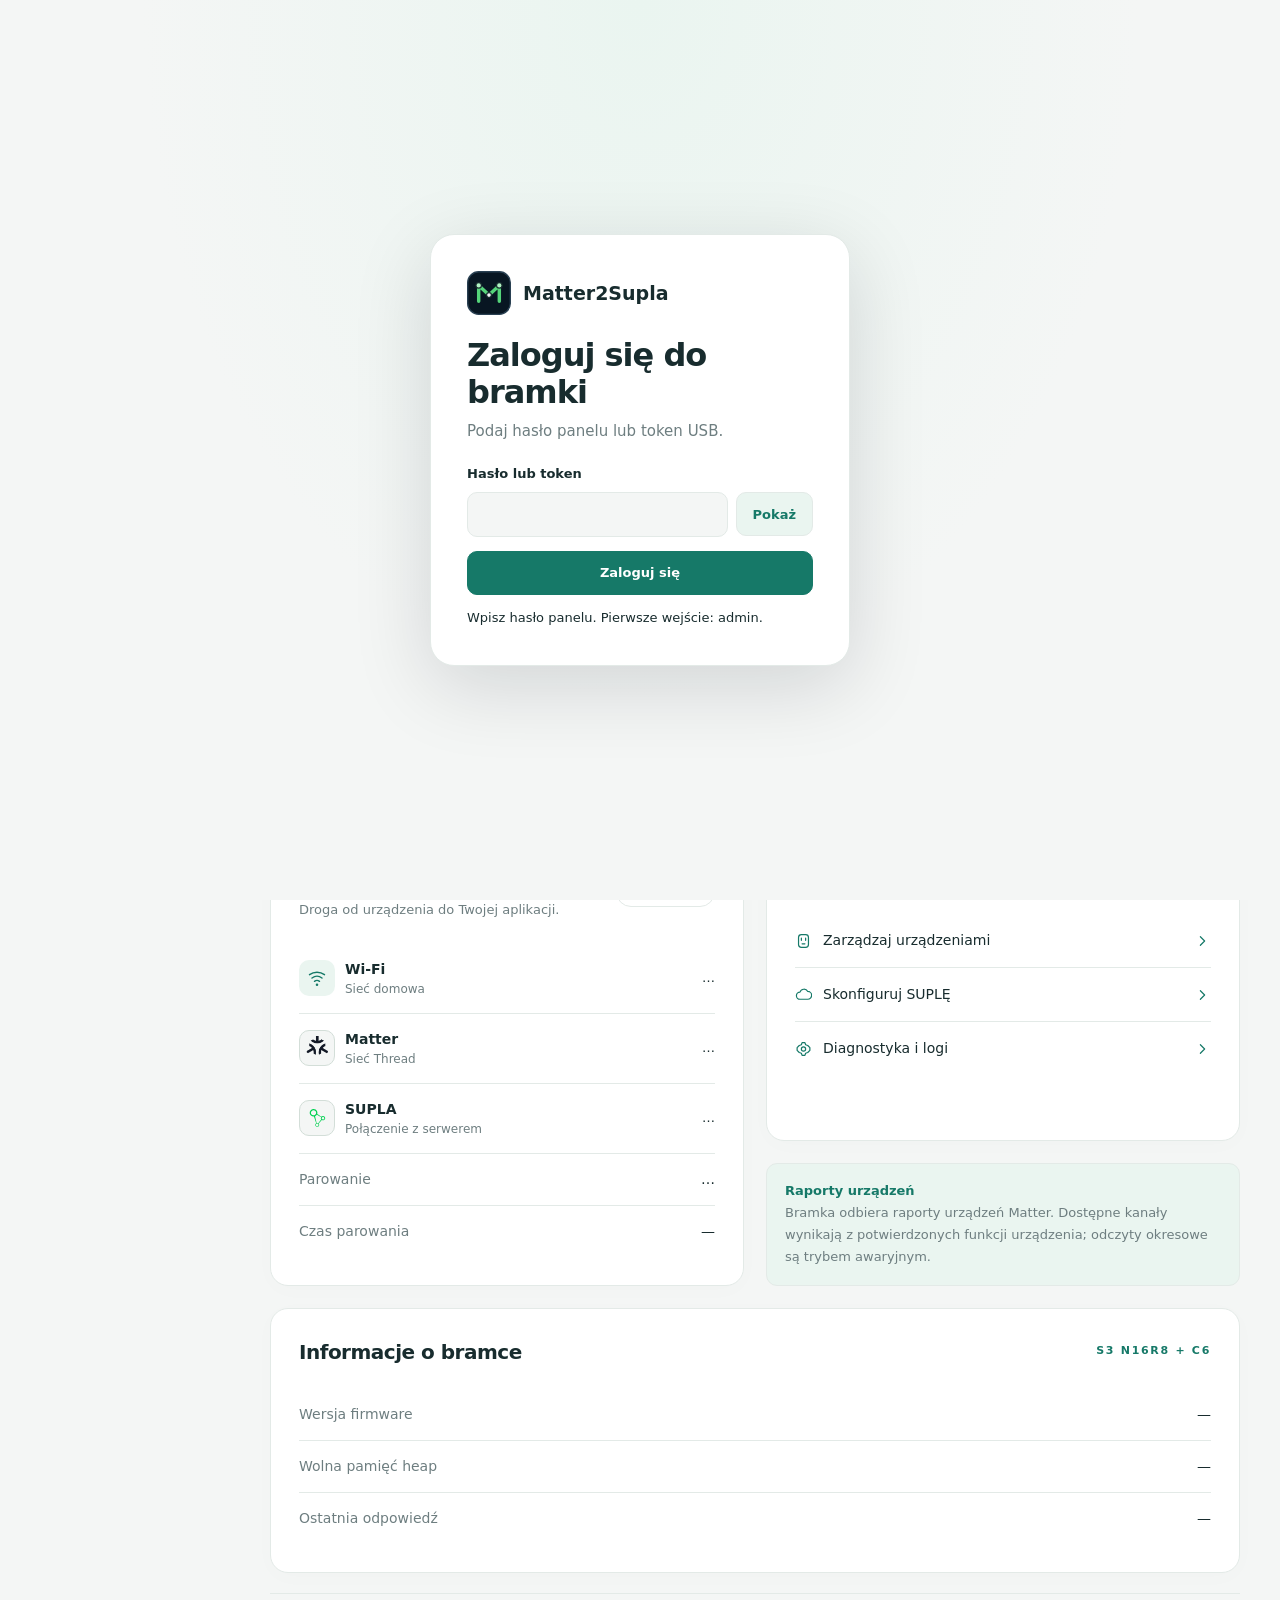
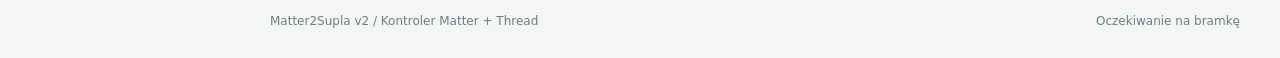
<file: firmware/controller/main/www-v2/index.html>
<!DOCTYPE html><html lang="pl"><head><meta charset="utf-8"><script src="theme.js"></script><meta name="viewport" content="width=device-width,initial-scale=1"><meta name="theme-color" content="#f4f6f5"><link rel="icon" type="image/svg+xml" href="data:image/svg+xml,%3Csvg%20xmlns%3D%22http%3A%2F%2Fwww.w3.org%2F2000%2Fsvg%22%20viewBox%3D%220%200%2064%2064%22%3E%3Crect%20x%3D%221%22%20y%3D%221%22%20width%3D%2262%22%20height%3D%2262%22%20rx%3D%2216%22%20fill%3D%22%23081622%22%20stroke%3D%22%23294052%22%20stroke-width%3D%222%22%2F%3E%3Cpath%20d%3D%22M17%2044V21l15%2014%2015-14v23%22%20fill%3D%22none%22%20stroke%3D%22%2355d47a%22%20stroke-width%3D%225%22%20stroke-linecap%3D%22round%22%20stroke-linejoin%3D%22round%22%2F%3E%3Ccircle%20cx%3D%2217%22%20cy%3D%2221%22%20r%3D%224%22%20fill%3D%22%23b1f3c4%22%2F%3E%3Ccircle%20cx%3D%2247%22%20cy%3D%2221%22%20r%3D%224%22%20fill%3D%22%23b1f3c4%22%2F%3E%3Ccircle%20cx%3D%2232%22%20cy%3D%2235%22%20r%3D%223.5%22%20fill%3D%22%23f4f7fb%22%2F%3E%3C%2Fsvg%3E"><meta name="application-name" content="Matter2Supla"><title>Matter2Supla — WebUI v2</title><style>
:root{color-scheme:light;--bg:#f5f6f8;--surface:#fff;--ink:#24332e;--muted:#788780;--line:#e7ece9;--accent:#15785e;--soft:#e9f4ed;--field:#f8faf9;--red:#b34646}:root:is([data-theme=dark],[data-theme=thread]){color-scheme:dark;--bg:#1b2923;--surface:#26382f;--ink:#f2f7f3;--muted:#b3c5b9;--line:#3c5346;--accent:#8cdeb7;--soft:#31533f;--field:#203127;--red:#ff9d9d}*{box-sizing:border-box}body{margin:0;background:var(--bg);color:var(--ink);font:15px/1.5 "Segoe UI",system-ui,sans-serif}button,input,select{font:inherit}button{cursor:pointer}button:disabled{opacity:.45;cursor:wait}button:focus-visible,summary:focus-visible{outline:3px solid #86c8ad;outline-offset:3px}[hidden]{display:none!important}svg{width:20px;height:20px;fill:none;stroke:currentColor;stroke-width:1.7;stroke-linecap:round;stroke-linejoin:round;flex-shrink:0;pointer-events:none}.muted{color:var(--muted)}.small{font-size:13px}.eyebrow{font-size:11px;font-weight:700;text-transform:uppercase;letter-spacing:1.8px;color:var(--muted)}h1,h2,h3,p{margin:0}h1{font-size:32px;letter-spacing:-1px;font-weight:650}h2{font-size:17px;letter-spacing:-.3px}p{color:var(--muted);line-height:1.7}
.sidebar{position:fixed;inset:0 auto 0 0;width:220px;background:var(--surface);border-right:1px solid var(--line);padding:32px 20px;z-index:20;display:flex;flex-direction:column}.brand{display:flex;align-items:center;gap:10px;font-size:18px;font-weight:750;letter-spacing:-.6px}.brand-mark{display:grid;place-items:center;background:#15785e;color:#fff;width:36px;height:36px;border-radius:11px}.brand small{display:block;font-size:10px;letter-spacing:1.4px;color:var(--muted);font-weight:500}.menu-label{margin:43px 12px 13px}.nav-buttons{display:flex;flex-direction:column;gap:7px}.nav-buttons button{display:flex;align-items:center;gap:13px;width:100%;padding:12px 14px;border:0;border-radius:10px;background:transparent;color:var(--muted);text-align:left;font-size:14px}.nav-buttons button.active{background:var(--soft);color:var(--accent);font-weight:650}.nav-buttons button:hover{background:var(--field)}.sidebar-footer{margin-top:auto;border:1px solid var(--line);padding:14px;border-radius:12px}.sidebar-footer p{font-size:12px;margin-top:5px}.dot{width:7px;height:7px;display:inline-block;background:var(--muted);border-radius:50%;margin-right:7px}.dot.live{background:#45bc83;box-shadow:0 0 0 3px #45bc831a}
main{margin-left:220px;padding:0 42px 28px;max-width:1480px}.topbar{min-height:83px;display:flex;align-items:center;justify-content:space-between;border-bottom:1px solid var(--line);gap:12px;margin-bottom:30px}.breadcrumb{font-size:13px;color:var(--muted)}.breadcrumb strong{color:var(--ink);font-weight:500;margin-left:9px}.top-actions{display:flex;align-items:center;gap:14px}.badge{font-size:12px;padding:5px 10px;border:1px solid var(--line);border-radius:20px;display:inline-flex;align-items:center;white-space:nowrap;background:var(--surface)}.icon-btn{width:34px;height:34px;border:1px solid var(--line);background:var(--surface);color:var(--muted);border-radius:10px;display:grid;place-items:center}.page-heading{display:flex;align-items:center;justify-content:space-between;gap:16px;margin-bottom:26px}.page-heading p{font-size:14px;margin-top:5px}.tab{display:none}.tab.active{display:block;animation:appear .2s ease-out}@keyframes appear{from{opacity:.3;transform:translateY(4px)}to{opacity:1;transform:none}}.btn{border:1px solid var(--line);background:var(--surface);color:var(--ink);padding:10px 16px;border-radius:9px;font-size:13px;font-weight:600;display:inline-flex;align-items:center;justify-content:center;gap:8px;min-height:39px}.btn.primary{background:#15785e;border-color:#15785e;color:white;box-shadow:0 3px 7px #15785e1a}.btn:hover{filter:brightness(.96)}.btn.danger{color:var(--red)}.btn.small-btn{padding:7px 11px;min-height:32px;font-size:12px}.btn.full{width:100%;margin-top:14px}.button-row{display:flex;gap:9px;align-items:center;flex-wrap:wrap;margin-top:18px}
.hero{background:#173e30;color:#fff;border-radius:17px;padding:30px 32px;display:grid;grid-template-columns:1.2fr 1fr;gap:30px;overflow:hidden;position:relative}.hero:after{content:"";position:absolute;right:-80px;top:-170px;width:400px;height:400px;border:1px solid #ffffff09;border-radius:50%;pointer-events:none}.hero .eyebrow{color:#8fb7a0;font-size:10px}.hero h2{font-size:28px;letter-spacing:-.7px;line-height:1.3;margin:12px 0 10px}.hero p{color:#a5c6af;font-size:13px;max-width:330px}.hero-status{display:inline-flex;align-items:center;font-size:11px;background:#ffffff0a;border:1px solid #ffffff16;border-radius:20px;padding:5px 10px;margin-top:19px}.network{display:flex;align-items:center;justify-content:center;gap:12px}.network-node{text-align:center}.network-box{width:56px;height:56px;border:1px solid #ffffff21;border-radius:15px;display:grid;place-items:center;background:#ffffff06;margin:auto}.network-box.center{width:76px;height:76px;background:#d9f4df;color:#175e3d;box-shadow:0 0 0 9px #ffffff04}.network-box svg{width:26px;height:26px}.network-node small{display:block;margin-top:12px;color:#a5c6af;font-size:10px}.network-dash{width:26px;border-top:2px dashed #7eaf8955;margin-top:-20px}.stats{display:grid;grid-template-columns:repeat(4,minmax(0,1fr));gap:15px;margin:20px 0}.stat{border:1px solid var(--line);background:var(--surface);border-radius:13px;padding:18px 19px}.stat-top{display:flex;justify-content:space-between;align-items:center;color:var(--muted);font-size:12px}.stat-icon{color:var(--accent);background:var(--soft);width:29px;height:29px;border-radius:8px;display:grid;place-items:center}.stat-icon svg{width:15px;height:15px}.stat-value{display:block;margin-top:9px;font-size:27px;letter-spacing:-1px;font-weight:600;line-height:1.4}.stat-sub{display:block;color:var(--muted);font-size:11px;margin-top:4px}.grid{display:grid;grid-template-columns:1.35fr 1fr;gap:20px}.card{background:var(--surface);border:1px solid var(--line);border-radius:14px;padding:23px;min-width:0;margin-bottom:20px}.card-heading{display:flex;align-items:center;justify-content:space-between;gap:12px;margin-bottom:18px}.card-heading p{font-size:12px;margin-top:4px}.row{display:flex;justify-content:space-between;align-items:center;gap:16px;padding:13px 0;border-bottom:1px solid var(--line);font-size:13px}.row:last-child{border:0}.row>span:first-child{color:var(--muted)}.row>span:last-child{text-align:right;overflow-wrap:anywhere}.connection-label{display:flex;align-items:center;gap:10px}.connection-icon{display:grid;place-items:center;background:var(--field);border:1px solid var(--line);width:32px;height:32px;border-radius:9px;color:var(--muted)}.connection-label small{display:block;font-size:11px;color:var(--muted)}.connection-label strong{font-size:13px;font-weight:550}.connection-value{font-size:12px;max-width:60%}.ok{color:var(--accent)!important}.err{color:var(--red)!important}.hint{background:var(--field);border:1px solid var(--line);border-radius:10px;padding:13px;font-size:12px;color:var(--muted);line-height:1.7}.hint strong{color:var(--ink);font-weight:600}.quick-link{display:flex;align-items:center;justify-content:space-between;width:100%;border:0;border-bottom:1px solid var(--line);padding:13px 0;background:none;color:var(--ink);text-align:left;font-size:13px}.quick-link:last-child{border:0}.quick-link span{display:flex;gap:11px;align-items:center}.quick-link svg{color:var(--accent);width:17px}.footer{display:flex;justify-content:space-between;font-size:11px;color:var(--muted);padding-top:8px;gap:10px}
label{display:block;font-size:12px;font-weight:600;margin:18px 0 6px}input,select{width:100%;padding:11px 12px;border-radius:8px;border:1px solid var(--line);background:var(--field);color:var(--ink);font-size:14px;min-width:0}input:focus,select:focus{outline:2px solid #6abc8e;outline-offset:1px}input::placeholder{color:var(--muted);opacity:.75}.inline{display:flex;gap:8px;align-items:center}.inline input{flex:1}.msg{font-size:13px;margin-top:12px;line-height:1.7;overflow-wrap:anywhere}.msg:empty{display:none}.scanner{border:1px dashed #91b899;border-radius:12px;min-height:170px;background:var(--soft);display:flex;align-items:center;justify-content:center;text-align:center;padding:22px;flex-direction:column;gap:12px;color:var(--accent);margin:20px 0}.scanner>svg{width:35px;height:35px}.scanner p{font-size:12px}details{margin-top:20px}summary{cursor:pointer;font-size:13px;font-weight:600;padding:10px 0}#scan-preview{max-width:100%;max-height:230px;border-radius:10px;display:none;margin:15px auto}ol.steps{padding-left:19px;margin:0;color:var(--muted);font-size:13px}.steps li{padding:8px 0 8px 5px}.steps strong{display:block;color:var(--ink);font-weight:550}.toolbar{display:flex;gap:10px;align-items:center;margin-bottom:20px;flex-wrap:wrap}.toolbar input{flex:1;min-width:150px}.toolbar select{width:auto}.device{padding:18px 0;border-bottom:1px solid var(--line)}.device:last-child{border:0}.device .head{display:flex;align-items:center;justify-content:space-between;gap:12px;font-size:15px;font-weight:600}.node-tag{font-size:11px;font-family:ui-monospace,monospace;color:var(--muted);background:var(--field);padding:4px 8px;border-radius:6px;white-space:nowrap}.device .meta{font-size:11px;color:var(--muted);margin-top:6px}.device .actions{display:flex;gap:8px;align-items:center;margin-top:12px}.device input{flex:1;font-size:13px}.device .del-dev{background:none;color:var(--red)}.wifi{width:100%;text-align:left;background:none;color:var(--ink);border:0;border-bottom:1px solid var(--line);padding:12px 0;display:flex;justify-content:space-between;gap:8px;font-size:13px;cursor:pointer}.wifi .rssi{color:var(--muted)}pre#logs{white-space:pre-wrap;word-break:break-word;font:12px/1.8 ui-monospace,Consolas,monospace;max-height:360px;overflow:auto;background:#12221a;color:#aacdb4;border-radius:10px;padding:18px;margin:0;min-height:130px}.log-tools{display:flex;align-items:center;gap:8px;flex-wrap:wrap;margin-bottom:12px}.log-tools input{flex:1;min-width:130px;font-size:12px}.toast{position:fixed;right:28px;bottom:28px;max-width:350px;background:var(--ink);color:var(--surface);border-radius:10px;padding:12px 18px;box-shadow:0 8px 35px #0002;z-index:60;font-size:13px}.demo-notice{border:1px solid #dfcda0;background:#fff7e6;color:#775719;padding:10px 14px;font-size:12px;border-radius:10px;margin-bottom:20px}.empty{padding:30px 8px;text-align:center;color:var(--muted);font-size:13px}
@media(max-width:1100px){.sidebar{width:185px;padding:30px 14px}main{margin-left:185px;padding:0 25px 25px}.hero{padding:25px;gap:12px}.network{gap:6px}.network-dash{width:13px}.network-box{width:43px;height:43px}.network-box.center{width:60px;height:60px}.stats{gap:10px}.stat{padding:15px}}
@media(max-width:760px){.sidebar{inset:auto 0 0;width:100%;height:69px;padding:0;border-right:0;border-top:1px solid var(--line)}.brand,.menu-label,.sidebar-footer{display:none}.nav-buttons{flex-direction:row;gap:0;height:100%}.nav-buttons button{flex:1;flex-direction:column;justify-content:center;gap:4px;border-radius:0;padding:8px 2px;font-size:10px}.nav-buttons button.active{background:transparent;box-shadow:inset 0 2px var(--accent)}.nav-buttons svg{width:18px;height:18px}main{margin:0;padding:0 18px 92px}.topbar{min-height:63px;margin-bottom:22px}.top-actions{gap:8px}.breadcrumb{font-size:12px}.topbar .badge{font-size:10px;padding:4px 7px}.page-heading{margin-bottom:19px;align-items:flex-start}h1{font-size:27px}.page-heading p{font-size:12px}.page-heading .btn{padding:8px 11px;font-size:11px;min-height:35px}.hero{padding:23px;grid-template-columns:1fr}.hero h2{font-size:25px}.hero p{font-size:12px}.network{display:none}.hero-status{margin-top:15px}.stats{grid-template-columns:repeat(2,minmax(0,1fr));gap:10px;margin:15px 0}.stat{padding:15px}.stat-value{font-size:25px}.grid{display:block}.card{padding:19px;margin-bottom:15px}.connection-value{max-width:55%;font-size:11px}.footer{font-size:10px}.toast{bottom:83px;left:18px;right:18px;max-width:none}.device .actions{flex-wrap:wrap}.device input{flex-basis:100%}.toolbar select{max-width:140px}.eyebrow{font-size:10px}}
/* Equal card tracks and shared spacing across desktop and mobile. */
.stats{grid-auto-rows:1fr}.stat{display:grid;grid-template-rows:29px 38px 16px;gap:9px;min-height:139px}.stat-value{margin:0;line-height:38px;white-space:nowrap;font-size:clamp(21px,2.4vw,27px)}.stat-sub{margin:0;line-height:16px;overflow:hidden;text-overflow:ellipsis;white-space:nowrap}.stat-top{min-height:29px}
.grid{grid-template-columns:repeat(2,minmax(0,1fr));align-items:stretch;margin-bottom:20px}.grid>.card{margin-bottom:0}.grid>div:not(.card){display:flex;flex-direction:column;gap:20px}.grid>div:not(.card)>.card{margin-bottom:0;flex:1}.grid>div:not(.card)>.hint{margin-top:0}
:root:is([data-theme=dark],[data-theme=thread]) .hero{background:#28553f;border:1px solid #426c54}:root:is([data-theme=dark],[data-theme=thread]) pre#logs{background:#1c3025;color:#c3dfcb}:root:is([data-theme=dark],[data-theme=thread]) .demo-notice{background:#3d3d2c;border-color:#666246;color:#e6ddb4}
@media(max-width:760px){.grid{display:grid;grid-template-columns:minmax(0,1fr);gap:15px;margin-bottom:15px}.grid>div:not(.card){gap:15px}.stat{padding:15px;min-height:133px}.stat-value{font-size:25px}.page-heading>div{min-width:0}.page-heading>.btn{flex-shrink:0}.page-heading p{max-width:270px}}
@media(prefers-reduced-motion:reduce){.tab.active{animation:none}}

.topology-hero{display:block;padding:25px 30px 18px;background:#244b38}.topology-hero:after{display:none}.topology-heading{display:flex;align-items:center;justify-content:space-between;gap:20px}.topology-heading h2{font-size:23px;margin:8px 0 0}.topology-heading .hero-status{margin:0;flex-shrink:0}.topology{display:block;width:100%;height:auto;max-height:245px;margin:15px auto 0;stroke:none;overflow:visible}.topology-caption{display:flex;justify-content:space-between;font-size:11px;color:#a2c6af;padding:0 2px}:root:is([data-theme=dark],[data-theme=thread]) .topology-hero{background:#2b523e}
@media(max-width:760px){.topology-hero{padding:22px 18px 17px}.topology-heading{display:block}.topology-heading h2{font-size:22px}.topology-heading .hero-status{margin-top:13px}.topology{margin-top:12px;min-height:135px}.topology-caption{font-size:10px;gap:12px}.topology-caption span:last-child{text-align:right}.page-heading h1{font-size:28px}}



/* Matter2Supla UI v2 — adapted from the user's OpenThread Border Router v10.5 portal. */
:root{color-scheme:light;--bg:#f4f6f5;--surface:#fff;--ink:#182c2e;--muted:#6e7e80;--line:#e3eae7;--accent:#167968;--soft:#eaf5f0;--field:#f4f6f5;--red:#a04f44;--diagram-panel:#eaf0ec;--diagram-border:#d3ded8;--diagram-label:#6e7e80;--diagram-ink:#182c2e;--diagram-line:#8ca99b;--diagram-packet:#167968;--diagram-mesh:#6c9281;--diagram-glow:#79c6a0;--gateway-top:#f7faf8;--gateway-bottom:#e0ece4;--gateway-border:#d3ded8;--gateway-ink:#24483c;--gateway-muted:#658073;--matter-panel:#f4f6f5}
:root[data-theme=dark]{color-scheme:dark;--bg:#142324;--surface:#1c2e2f;--ink:#dfebe5;--muted:#a0b4ad;--line:#304544;--accent:#79c6a0;--soft:#263f35;--field:#142324;--red:#ffadad;--diagram-panel:#223839;--diagram-border:#4b685e;--diagram-label:#a6bcb1;--diagram-ink:#dfebe5;--diagram-line:#769e8c;--diagram-packet:#79c6a0;--diagram-mesh:#a4cbbb;--gateway-top:#eef4f0;--gateway-bottom:#d6e4da;--gateway-border:#e0eae2;--gateway-ink:#24483c;--gateway-muted:#658073;--matter-panel:#eef2ef}
body{font-family:'Segoe UI',system-ui,sans-serif;background:var(--bg);color:var(--ink)}
.sidebar{width:230px;padding:32px 20px;background:#132c2c;border:0;color:#a9c0b6}
:root[data-theme=dark] .sidebar{background:#102022}
.brand{font-size:22px;font-weight:650;letter-spacing:-1px;gap:10px;color:#fff}
.brand-mark,:root[data-theme=dark] .brand-mark{width:34px;height:34px;flex-shrink:0;border-radius:11px;background:#29483d;border:1px solid #628d74;color:#a0d8b1}
.brand small{font-size:9px;letter-spacing:1.8px;color:#93aea2;margin-top:3px}
.menu-label{font-size:10px;letter-spacing:1.8px;color:#78968c;margin:40px 14px 14px}
.nav-buttons{gap:6px}.nav-buttons button{padding:12px 14px;gap:12px;font-size:14px;font-weight:500;color:#a9c0b6;border-radius:10px}
.nav-buttons button.active{background:#2b4e41;color:#d6f6da;font-weight:600}
.nav-buttons button:hover{background:#ffffff08;color:#fff}.nav-buttons svg{width:19px;height:19px}
.sidebar-footer{padding:18px 15px;background:#ffffff04;border:1px solid #ffffff13;border-radius:13px;color:#dcebdd;font-size:12px}
.sidebar-footer p{font-size:12px;color:#8eada0;line-height:1.8}
main{margin-left:230px;padding:0 40px 28px;max-width:1670px}
.topbar{min-height:88px;margin-bottom:32px;border-color:var(--line)}
.breadcrumb{font-size:13px}.breadcrumb strong{font-weight:550}.top-actions{gap:14px}
.theme-select{width:auto;min-height:38px;max-width:135px;padding:8px 12px;background:var(--surface);font-size:13px;cursor:pointer}
h1{font-size:32px;font-weight:650;letter-spacing:-1px;line-height:1.2}h2{font-size:20px;font-weight:650;letter-spacing:-.5px}
.page-heading{margin-bottom:25px}.page-heading p{font-size:14px;margin-top:10px}
.eyebrow{color:var(--accent);font-size:11px;letter-spacing:1.7px;font-weight:650}
.card,.stat{border:1px solid var(--line);border-radius:18px;background:var(--surface);box-shadow:0 4px 24px #193d2b04}
.card{padding:28px}.card-heading{margin-bottom:22px}.card-heading p{font-size:13px;margin-top:7px}
.grid{gap:22px;margin-bottom:22px}.grid>div:not(.card){gap:22px}
.stats{gap:16px;margin:22px 0}.stat{padding:20px;min-height:144px;grid-template-rows:30px 38px 18px}
.stat-top{font-size:13px}.stat-sub{font-size:12px;line-height:18px}.stat-value{font-size:27px;font-weight:600}
.stat-icon{width:32px;height:32px;border-radius:10px;background:var(--soft);color:var(--accent)}
.row{font-size:14px;padding:15px 0;border-color:var(--line)}.connection-label strong{font-size:14px}.connection-label small{font-size:12px}.connection-value{font-size:13px}
.connection-icon{border:0;background:var(--soft);color:var(--accent);border-radius:10px;width:36px;height:36px}
.quick-link{padding:16px 0;font-size:14px;border-color:var(--line)}.quick-link svg{color:var(--accent)}
label{font-size:13px;font-weight:650;color:var(--ink);margin:22px 0 8px}
input,select{min-height:44px;padding:11px 13px;border-radius:10px;border-color:var(--line);background:var(--field);color:var(--ink);font-size:14px}
input:focus,select:focus,button:focus-visible,summary:focus-visible{outline:2px solid var(--accent);outline-offset:3px}
.btn{min-height:43px;padding:11px 16px;border-radius:10px;background:var(--soft);color:var(--accent);border:1px solid var(--line);font-size:13px;font-weight:650;box-shadow:none}
.btn.primary{background:var(--accent);border-color:var(--accent);color:#fff;box-shadow:none}
:root[data-theme=dark] .btn.primary{background:#5dab86;border-color:#5dab86;color:#102b21}
.btn.danger{color:var(--red);background:var(--surface);border-color:#cc7474}
.btn.small-btn{min-height:36px;padding:8px 12px;font-size:13px}
.button-row{margin-top:22px;gap:10px}.small,.msg{font-size:13px}.hint{border-radius:11px;padding:16px 18px;background:var(--soft);color:var(--muted);border-color:var(--line);font-size:13px}
.hint strong{color:var(--accent)}.badge{border-color:var(--line);font-size:12px}.node-tag{background:var(--soft);color:var(--accent);border-radius:8px;padding:5px 9px;font-size:12px}
.device{padding:22px 0}.device .head{font-size:16px}.device .meta{font-size:12px;margin-top:8px}.device .actions{gap:10px;margin-top:16px}.device input{font-size:14px}
.toolbar{gap:12px;margin-bottom:22px}.toolbar select{min-width:145px}.scanner{padding:28px;background:var(--soft);border-color:var(--accent);border-radius:14px;color:var(--accent)}.scanner p{font-size:13px}
.steps{font-size:14px!important}.steps li{padding:10px 0 10px 5px}.wifi{border-color:var(--line);font-size:14px;padding:16px 0}
pre#logs,:root[data-theme=dark] pre#logs{background:var(--field);color:var(--ink);border:1px solid var(--line);font:13px/1.8 ui-monospace,Consolas,monospace;border-radius:12px;padding:20px}
.log-tools input{font-size:13px}.empty{font-size:14px}.footer{font-size:12px;padding-top:18px;border-top:1px solid var(--line)}
.demo-notice,:root[data-theme=dark] .demo-notice{background:var(--soft);color:var(--muted);border:1px solid var(--line);border-radius:12px;font-size:12px;padding:12px 16px;margin-bottom:24px}
.demo-notice strong{color:var(--accent)}.demo-notice summary{font-size:12px;padding:7px 0}.demo-notice select{background:var(--surface)}
.hero,.topology-hero,:root[data-theme=dark] .hero,:root[data-theme=dark] .topology-hero{background:var(--surface);color:var(--ink);border:1px solid var(--line);border-radius:18px;padding:28px}
.hero h2,.topology-heading h2{color:var(--ink);font-size:26px;font-weight:650;margin-top:10px;letter-spacing:-.6px}
.hero .eyebrow,:root[data-theme=dark] .hero .eyebrow{color:var(--accent);font-size:11px}
.hero p,.topology-caption,:root[data-theme=dark] .topology-caption{color:var(--muted)}
.hero-status{color:var(--accent);background:var(--soft);border:1px solid var(--line);font-size:12px;padding:6px 11px}
.topology{max-height:250px;margin:24px auto 16px}.topology-caption{font-size:12px}
.toast{border:1px solid var(--line);background:var(--surface);color:var(--ink);font-size:14px}
@media(max-width:1100px) and (min-width:851px){.sidebar{width:205px;padding:28px 14px}.brand{font-size:20px}main{margin-left:205px;padding:0 24px 28px}.stats{grid-template-columns:repeat(2,minmax(0,1fr))}}
@media(max-width:850px){
 .sidebar{position:relative;inset:auto;width:100%;height:auto;padding:18px 16px 10px;border:0;display:block}
 .brand{display:flex;font-size:22px;margin-bottom:16px}.brand small{font-size:10px}.brand-mark{display:grid}
 .menu-label,.sidebar-footer{display:none}.nav-buttons{flex-direction:row;overflow-x:auto;gap:5px;scrollbar-width:thin;height:auto;padding-bottom:4px}
 .nav-buttons button{flex:0 0 auto;width:auto;flex-direction:row;gap:8px;padding:10px 12px;font-size:13px;white-space:nowrap;border-radius:10px}
 .nav-buttons button.active{background:#2b4e41;box-shadow:none}.nav-buttons svg{width:17px;height:17px}
 main{margin:0;padding:0 20px 28px}.topbar{min-height:62px;margin-bottom:24px}.top-actions{gap:8px}
 .page-heading{gap:12px;flex-wrap:wrap}.page-heading h1{font-size:28px}.page-heading p{font-size:13px;max-width:none}.page-heading .btn{font-size:12px;padding:10px 12px}
 .grid{display:grid;grid-template-columns:minmax(0,1fr);gap:18px}.grid>div:not(.card){gap:18px}.card{padding:22px;margin-bottom:18px}
 .stats{grid-template-columns:repeat(2,minmax(0,1fr));gap:12px;margin:18px 0}.stat{padding:17px;min-height:138px}.stat-value{font-size:25px}
 .hero,.topology-hero{padding:22px}.topology-heading{display:block}.topology-heading h2{font-size:24px}.topology-heading .hero-status{margin-top:14px}.topology{min-height:145px;margin:18px auto 12px}
 .topology-caption{font-size:11px;gap:12px}.connection-value{font-size:12px}.footer{font-size:11px}.toast{bottom:18px;left:18px;right:18px}
}
@media(max-width:420px){main{padding:0 16px 24px}.topbar .badge{font-size:10px;padding:4px 6px}.breadcrumb{font-size:12px}.theme-select{max-width:102px;font-size:12px}.card{padding:18px}.topology-hero{padding:20px 14px}.topology-heading h2{font-size:23px}.stat{padding:14px}.stat-top{font-size:12px}}

/* Bidirectional data lanes: fixed filled arrowheads, one softly fading packet per lane. */
.topology .flow-tracks{opacity:.5}.topology .flow-track-return{opacity:.65}
.topology .flow-arrows{fill:var(--diagram-line);opacity:.8}.topology .flow-arrow-return{opacity:.7}
.topology .flow{opacity:0;stroke-dasharray:11 89;stroke-dashoffset:0;animation:none}
.topology-hero.is-connected .flow{opacity:.95;animation:data-flow 2.8s linear infinite}
.topology-hero.is-connected .flow-commands{animation-duration:3.4s;animation-delay:-1.7s;opacity:.7}
.topology-hero.is-connected .flow-readings.flow-next{animation-delay:-1.4s}
.topology-hero.is-connected .flow-commands.flow-next{animation-delay:-.3s}
@keyframes data-flow{to{stroke-dashoffset:-100}}
@media(prefers-reduced-motion:reduce){.topology-hero.is-connected .flow{animation:none;opacity:0}.topology-hero.is-connected .flow-arrows{fill:var(--accent)}}

/* Reuse the original embedded brand artwork in the connection rows. */
.connection-icon.brand-connection-icon{background:var(--matter-panel,#eef3f7);border:1px solid var(--gateway-border,#dce7f0)}
.connection-icon.brand-connection-icon svg{width:24px;height:24px;stroke:none;fill:none;overflow:hidden}

/* Own Matter2Supla mark and compact wordmark; shared with the favicon. */
.brand{gap:10px;min-width:0}.sidebar .brand .brand-mark{display:grid;place-items:center;width:38px;height:38px;flex:0 0 38px;padding:0;border:0;background:none;color:inherit;border-radius:0}
.brand .brand-mark svg{display:block;width:100%;height:100%;stroke:none;fill:none}
.brand .brand-copy{min-width:0}.brand .brand-name{display:block;white-space:nowrap;font-size:19px;font-weight:700;letter-spacing:-.65px;line-height:1.3}
.brand .brand-link{color:var(--accent)}.brand small{font-size:9px;letter-spacing:1.6px;line-height:1.5;margin-top:4px;white-space:nowrap}
.topbar-brand{display:none}
@media(min-width:761px) and (max-width:1100px){.brand .brand-mark{width:32px;height:32px;flex-basis:32px}.brand .brand-name{font-size:17px}.brand{gap:8px}}
.brand .brand-link{color:#79c6a0}
@media(max-width:850px){.brand .brand-name{font-size:21px}.brand .brand-mark{width:38px;height:38px;flex-basis:38px}.brand{gap:10px}}

/* Match the IP status box and theme selector as an equal pair. */
.topbar .top-actions{display:grid;grid-template-columns:repeat(2,minmax(0,1fr));width:244px;gap:10px;align-items:center;flex:0 0 auto}
:root .topbar .top-actions>:is(.badge,.theme-select){box-sizing:border-box;width:100%;min-width:0;max-width:none;height:36px;min-height:36px;margin:0;padding:0 10px;border:1px solid var(--line);border-radius:10px;background:var(--surface);font-size:12px;line-height:1.2}
.topbar .top-actions>.badge{display:flex;align-items:center;justify-content:center}
.topbar .top-actions>.theme-select{text-align:center;text-align-last:center}
.topbar #hdr-info{min-width:0;overflow:hidden;text-overflow:ellipsis;white-space:nowrap}
.topbar .top-actions .dot{flex-shrink:0;margin-right:6px}
@media(max-width:760px){.topbar .top-actions{width:224px;gap:8px}:root .topbar .top-actions>:is(.badge,.theme-select){height:34px;min-height:34px;padding:0 8px;font-size:11px}}
@media(max-width:420px){.topbar .top-actions{width:202px;gap:6px}.topbar .breadcrumb-prefix{display:none}}

/* Access screen shares the selected panel palette. */
#panel-login[hidden]{display:none}
#panel-login{position:fixed;inset:0;z-index:9999;display:grid;place-items:center;padding:20px;background:radial-gradient(ellipse at 50% 0%,var(--soft),transparent 55%),var(--bg);overflow:auto}
#panel-login-form{width:min(100%,420px);margin:auto;padding:clamp(22px,6vw,36px);border-radius:24px;background:var(--surface);box-shadow:0 20px 80px rgba(4,15,25,.14)}
.login-brand{display:flex;align-items:center;gap:12px;font-size:19px;font-weight:750}
.login-brand svg{width:44px;height:44px;flex:0 0 auto}
#panel-login-form h1{font-size:clamp(26px,7vw,32px);line-height:1.15;margin:22px 0 9px}
#panel-login-form p{line-height:1.5;color:var(--muted);margin:0 0 20px}
.login-password{display:grid;grid-template-columns:minmax(0,1fr) auto;align-items:center;gap:8px}
.login-password .btn,#panel-login-form button[type=submit]{min-height:44px;justify-content:center}
#panel-login-form button[type=submit]{width:100%;margin-top:14px}
#panel-login-form #panel-setup{margin-top:18px;padding-top:12px;border-top:1px solid var(--line)}
#panel-login-msg{min-height:20px;margin-top:12px}

/* Matter controls and live endpoint diagnostics. */
.matter-actions{display:grid;grid-template-columns:repeat(3,minmax(0,1fr));gap:10px;align-items:stretch;max-width:840px;margin:16px 0}.matter-actions.ota-actions{grid-template-columns:repeat(2,minmax(0,1fr));max-width:560px}.matter-actions .btn.small-btn{width:100%;min-height:44px;padding:10px 14px;line-height:1.35;white-space:normal}.matter-actions .btn:disabled{cursor:not-allowed}
.live-values{display:grid;grid-template-columns:repeat(3,minmax(0,1fr));gap:12px;margin:16px 0}.live-value{padding:16px;background:var(--field);border:1px solid var(--line);border-radius:12px;min-width:0}.live-value strong{display:block;font-size:25px;line-height:1.4;font-weight:650;margin:6px 0}.live-value small,.live-details{font-size:12px;color:var(--muted);line-height:1.7}.live-details{display:flex;gap:6px 18px;flex-wrap:wrap}.live-device-summary+.live-device-summary{border-top:1px solid var(--line);margin-top:22px;padding-top:22px}.live-signal{height:5px;background:var(--line);border-radius:8px;overflow:hidden;margin:8px 0}.live-signal span{display:block;height:100%;background:var(--accent)}
@media(max-width:640px){.matter-actions,.matter-actions.ota-actions{grid-template-columns:1fr;max-width:none}.live-values{grid-template-columns:1fr}.live-value strong{font-size:23px}}

.live-values.electrical{grid-template-columns:repeat(4,minmax(0,1fr))}.electrical .live-state{grid-column:1/-1;display:flex;align-items:center;justify-content:space-between;gap:12px;flex-wrap:wrap}.electrical .live-state strong{font-size:20px;margin:0}.electrical .live-value strong{overflow-wrap:anywhere}@media(max-width:1000px){.live-values.electrical{grid-template-columns:repeat(2,minmax(0,1fr))}}@media(max-width:640px){.live-values.electrical{grid-template-columns:1fr}.electrical .live-state{display:block}}
details.device>summary{cursor:pointer;list-style:none;padding:12px 0}details.device>summary:before{content:"▸";color:var(--accent);margin-right:10px}details.device[open]>summary:before{content:"▾"}details.live-device-summary>summary{cursor:pointer;padding:14px 0}#gateway-diagnostics,#update-status,#backup-preview,#mqtt-status{white-space:pre-wrap;overflow-wrap:anywhere}#tabs{overflow:auto}#tabs button{flex-shrink:0}
@media(max-width:760px){#tabs{display:flex;flex-direction:row;overflow-x:auto;justify-content:flex-start}#tabs button{flex:0 0 88px;min-width:88px}}

@media(max-width:760px){#tabs button{display:flex;flex-direction:column;align-items:center;justify-content:center;gap:4px;flex:0 0 100px;min-width:100px;padding:8px 4px;line-height:1.15}#tabs button svg{width:20px;height:20px;flex:0 0 20px}#tabs button span{display:block;width:100%;min-width:0;white-space:normal;overflow-wrap:normal;text-align:center;font-size:11px;line-height:1.15}}

/* Compact device rows: name stays next to disclosure, metadata at the right. */
#devices details.device{margin:0;padding:4px 0;min-height:0}
#devices details.device>summary.head{display:grid;grid-template-columns:12px minmax(0,1fr) auto;gap:10px;align-items:center;padding:10px 0;min-height:40px;text-align:left}
#devices details.device>summary.head:before{margin:0}
#devices details.device>summary.head>span:first-of-type{min-width:0;overflow:hidden;text-overflow:ellipsis;white-space:nowrap;text-align:left}
#devices details.device .actions .dev-name{flex:0 1 360px;width:min(100%,360px);max-width:360px}
@media(max-width:540px){#devices details.device>summary.head{grid-template-columns:12px minmax(0,1fr);gap:6px 8px}#devices details.device>summary.head>.node-tag{grid-column:2;justify-self:start}#devices details.device .actions .dev-name{flex-basis:100%;width:100%;max-width:none}}

/* Mobile drawer replaces the old bottom scrolling tab strip. */
.mobile-menu-toggle,.mobile-menu-close,.mobile-menu-backdrop{display:none}
@media(max-width:760px){
 .mobile-menu-toggle{display:inline-flex;align-items:center;justify-content:center;width:44px;height:44px;padding:10px;border:1px solid var(--line);border-radius:10px;background:var(--surface);color:var(--ink)}
 .mobile-menu-toggle svg{width:22px;height:22px}
 .sidebar{position:fixed;display:flex;flex-direction:column;inset:0 auto 0 0;width:min(290px,86vw);height:100vh;height:100dvh;max-height:none;padding:24px 18px;border-top:0;border-right:1px solid var(--line);z-index:60;transform:translateX(-101%);visibility:hidden;transition:transform .18s ease,visibility .18s;overflow-y:auto;overscroll-behavior:contain;box-shadow:12px 0 40px #0004}
 :root[data-nav-open=true] .sidebar{transform:translateX(0);visibility:visible}
 .sidebar .brand,.sidebar .menu-label,.sidebar .sidebar-footer{display:flex}
 .sidebar .brand{padding-right:28px}.sidebar .menu-label{margin:28px 12px 12px}.sidebar .sidebar-footer{display:block;margin-top:24px}
 .mobile-menu-close{display:flex;position:absolute;right:12px;top:16px;align-items:center;justify-content:center;width:40px;height:40px;padding:0;border:1px solid var(--line);border-radius:9px;background:var(--field);color:var(--ink);font-size:26px;line-height:1}
 .mobile-menu-backdrop{display:block;position:fixed;inset:0;z-index:50;border:0;background:#0008;padding:0;cursor:pointer}
 .mobile-menu-backdrop[hidden]{display:none}
 #tabs{display:flex;flex-direction:column;overflow:visible;gap:5px;height:auto;justify-content:flex-start}
 #tabs button{display:flex;flex:0 0 auto;flex-direction:row;align-items:center;justify-content:flex-start;gap:13px;width:100%;min-width:0;min-height:46px;padding:11px 12px;border-radius:10px;font-size:14px;line-height:1.3;box-shadow:none}
 #tabs button svg{width:20px;height:20px;flex:0 0 20px}
 #tabs button span{display:inline;min-width:0;width:auto;white-space:normal;text-align:left;font-size:14px;line-height:1.3}
 #tabs button.active{background:#2b4e41;color:#d6f6da;box-shadow:none}
 main{margin:0;padding-bottom:24px}
 .topbar{display:grid;grid-template-columns:44px minmax(0,1fr);gap:8px 12px;align-items:center;position:sticky;top:0;z-index:35;background:var(--bg);padding:10px 0;min-height:0}
 .topbar .breadcrumb{min-width:0}.topbar .top-actions{grid-column:1/-1;width:100%;gap:8px}
 :root[data-nav-open=true],:root[data-nav-open=true] body{overflow:hidden}
 .toast{bottom:20px}
}
@media(prefers-reduced-motion:reduce){.sidebar{transition:none}}

/* Stable sidebar selection: text weight and available width do not change on click. */
#tabs button{font-weight:600}
@media(min-width:851px){
 .sidebar{padding-top:24px;padding-bottom:24px}
 .sidebar .menu-label{margin-top:28px;margin-bottom:12px}
 #tabs{gap:5px;min-height:0;overflow-x:hidden;overflow-y:auto;scrollbar-gutter:stable}
 #tabs button{min-height:44px;padding:10px;gap:10px;line-height:1.35}
 #tabs button span{min-width:0}
 #tabs button svg{flex:0 0 20px}
 .sidebar .sidebar-footer{flex-shrink:0}
}

/* Diagnostics: labelled rows, grouped for scanning instead of a monospaced paragraph. */
.gateway-diagnostics{display:grid;grid-template-columns:repeat(2,minmax(0,1fr));gap:24px;white-space:normal!important}
.diagnostic-section{min-width:0}.diagnostic-section h2{font-size:16px;margin:0 0 12px}
.diagnostic-section dl{margin:0}.diagnostic-row{display:grid;grid-template-columns:minmax(110px,.85fr) minmax(0,1.15fr);gap:14px;padding:12px 0;border-top:1px solid var(--line);align-items:start}
.diagnostic-row dt{color:var(--muted);font-size:13px;line-height:1.5}.diagnostic-row dd{margin:0;text-align:right;font-size:14px;font-weight:550;line-height:1.5;font-variant-numeric:tabular-nums;overflow-wrap:anywhere}
.diagnostic-row .diagnostic-ok{color:var(--accent)}.diagnostic-row .diagnostic-warn{color:var(--red)}
@media(max-width:900px){.gateway-diagnostics{grid-template-columns:1fr;gap:24px}}
@media(max-width:420px){.diagnostic-row{grid-template-columns:minmax(95px,.8fr) minmax(0,1.2fr);gap:10px}}

.electrical .live-state{display:grid;grid-template-columns:minmax(0,1fr) minmax(0,16rem);align-items:start;gap:8px 16px;padding:12px 16px}
.relay-state>small{display:block}.electrical .relay-state>strong{display:block;margin:5px 0 0;font-size:24px}
.relay-controls{min-width:0}.relay-buttons{display:grid;grid-template-columns:repeat(2,minmax(0,1fr));gap:6px}
.relay-buttons .relay-button{width:100%;min-width:0;min-height:44px;padding:8px 6px;justify-content:center}
.relay-buttons .relay-selected,.relay-buttons .relay-selected:disabled{opacity:1;background:var(--soft);border-color:var(--line);color:var(--accent)}
.live-value .relay-feedback{display:block;min-block-size:1.6em;margin-top:4px}
.live-value .relay-details{display:flex;flex-wrap:wrap;gap:2px 16px;grid-column:1/-1;border-top:1px solid var(--line);padding-top:7px}
.relay-details>span{white-space:nowrap}
@media(max-width:640px){.electrical .live-state{grid-template-columns:minmax(0,1fr);gap:8px}.relay-controls{width:100%}}

#gateway-sidebar-label,#gateway-label{overflow:hidden;text-overflow:ellipsis;white-space:nowrap}
#gateway-label{max-width:16ch}
.matter-capabilities{margin:16px 0 6px;padding:14px;border:1px solid var(--line);border-radius:12px;background:var(--field)}.matter-capabilities>summary{font-weight:700;overflow-wrap:anywhere}
#tabs .nav-add-short{display:none}
@media(max-width:640px){
  #tab-add .scanner{display:grid;grid-template-columns:28px minmax(0,1fr);gap:10px;min-height:0;padding:14px;text-align:left}
  #tab-add .scanner>svg{width:28px;height:28px;align-self:start}
  #tab-add #btn-scan{grid-column:1/-1}
  #tab-add #btn-scan,#tab-add #btn-add{width:100%;min-height:44px;justify-content:center}
}
@media(max-width:850px){#tabs .nav-add-full{display:none}#tabs .nav-add-short{display:inline;white-space:nowrap}}
</style></head><body><div id="panel-login" role="dialog" aria-modal="true" aria-labelledby="panel-login-title"><form id="panel-login-form" class="card"><div class="login-brand"><svg viewBox="0 0 64 64" aria-hidden="true"><use href="#m2s-brand-mark"/></svg><span>Matter2Supla</span></div><h1 id="panel-login-title">Zaloguj się do bramki</h1><p>Podaj hasło panelu lub token USB.</p><label for="panel-token">Hasło lub token</label><div class="login-password"><input id="panel-token" type="password" autocomplete="current-password" spellcheck="false" maxlength="64" required><button type="button" class="btn" id="panel-token-reveal" aria-controls="panel-token" aria-pressed="false">Pokaż</button></div><button type="submit" class="btn primary" id="panel-submit">Zaloguj się</button><div id="panel-setup" hidden><label for="panel-setup-new">Nowe hasło (8–64 znaki ASCII, bez spacji)</label><input id="panel-setup-new" type="password" autocomplete="new-password" minlength="8" maxlength="64"><label for="panel-setup-repeat">Powtórz hasło</label><input id="panel-setup-repeat" type="password" autocomplete="new-password" minlength="8" maxlength="64"><button id="btn-panel-setup" type="button" class="btn primary">Ustaw hasło</button></div><div id="panel-login-msg" class="msg" role="status"></div></form></div>
<svg hidden aria-hidden="true"><defs>
<symbol id="m2s-brand-mark" viewBox="0 0 64 64"><rect x="1" y="1" width="62" height="62" rx="16" fill="#081622" stroke="#294052" stroke-width="2"/><path d="M17 44V21l15 14 15-14v23" fill="none" stroke="#55d47a" stroke-width="5" stroke-linecap="round" stroke-linejoin="round"/><circle cx="17" cy="21" r="4" fill="#b1f3c4"/><circle cx="47" cy="21" r="4" fill="#b1f3c4"/><circle cx="32" cy="35" r="3.5" fill="#f4f7fb"/></symbol>
<symbol id="i-bridge" viewBox="0 0 24 24"><path d="M4 16V8m16 8V8M4 12c5 0 3-6 8-6s3 6 8 6M4 12c5 0 3 6 8 6s3-6 8-6"/></symbol>
<symbol id="i-grid" viewBox="0 0 24 24"><rect x="3" y="3" width="7" height="7" rx="2"/><rect x="14" y="3" width="7" height="7" rx="2"/><rect x="3" y="14" width="7" height="7" rx="2"/><rect x="14" y="14" width="7" height="7" rx="2"/></symbol>
<symbol id="i-plus" viewBox="0 0 24 24"><path d="M12 5v14M5 12h14"/></symbol>
<symbol id="i-device" viewBox="0 0 24 24"><rect x="5" y="3" width="14" height="18" rx="4"/><path d="M9 8v3m6-3v3M10 16h4"/></symbol>
<symbol id="i-cloud" viewBox="0 0 24 24"><path d="M7 18a5 5 0 1 1 0-10 6 6 0 0 1 11-1 5.5 5.5 0 0 1 0 11Z"/></symbol>
<symbol id="i-settings" viewBox="0 0 24 24"><path d="m10 3-1 3-3 1-3 3v4l3 3 3 1 1 3h4l1-3 3-1 3-3v-4l-3-3-3-1-1-3Z"/><circle cx="12" cy="12" r="3"/></symbol>
<symbol id="i-wifi" viewBox="0 0 24 24"><path d="M3 8a15 15 0 0 1 18 0M6 12a10 10 0 0 1 12 0M9 16a5 5 0 0 1 6 0"/><circle cx="12" cy="20" r=".7"/></symbol>
<symbol id="i-thread" viewBox="0 0 24 24"><circle cx="12" cy="5" r="2"/><circle cx="5" cy="18" r="2"/><circle cx="19" cy="18" r="2"/><path d="m11 7-5 9m7-9 5 9M7 18h10"/></symbol>
<symbol id="i-arrow" viewBox="0 0 24 24"><path d="m9 6 6 6-6 6"/></symbol>
<symbol id="i-sun" viewBox="0 0 24 24"><circle cx="12" cy="12" r="4"/><path d="M12 2v2m0 16v2M2 12h2m16 0h2M5 5l1.5 1.5m11 11L19 19M5 19l1.5-1.5m11-11L19 5"/></symbol>
<symbol id="i-chip" viewBox="0 0 24 24"><rect x="6" y="6" width="12" height="12" rx="3"/><path d="M9 3v3m6-3v3M9 18v3m6-3v3M3 9h3m-3 6h3m12-6h3m-3 6h3"/><rect x="10" y="10" width="4" height="4" rx="1"/></symbol>
<symbol id="i-qr" viewBox="0 0 24 24"><path d="M8 3H3v5m13-5h5v5M3 16v5h5m8 0h5v-5"/><rect x="7" y="7" width="3" height="3"/><rect x="14" y="7" width="3" height="3"/><rect x="7" y="14" width="3" height="3"/><rect x="14" y="14" width="3" height="3"/></symbol>
</defs></svg>
<button id="mobile-menu-backdrop" class="mobile-menu-backdrop" aria-label="Zamknij menu" tabindex="-1" hidden></button><aside id="main-navigation" class="sidebar" aria-label="Nawigacja bramki"><button id="mobile-menu-close" class="mobile-menu-close" aria-label="Zamknij menu">×</button><div class="brand"><span class="brand-mark"><svg viewBox="0 0 64 64" aria-hidden="true"><use href="#m2s-brand-mark"/></svg></span><div class="brand-copy"><span class="brand-name">Matter<span class="brand-link">2</span>Supla</span><small>MATTER → SUPLA / V2</small></div></div><div class="eyebrow menu-label" id="gateway-sidebar-label">Centrum bramki</div><nav id="tabs" class="nav-buttons" aria-label="Menu główne">
<button data-tab="status" class="active" aria-current="page"><svg><use href="#i-grid"/></svg><span>Pulpit</span></button><button data-tab="devices"><svg><use href="#i-device"/></svg><span>Urządzenia</span></button><button data-tab="add" aria-label="Dodaj urządzenie"><svg><use href="#i-plus"/></svg><span class="nav-add-full">Dodaj urządzenie</span><span class="nav-add-short" aria-hidden="true">Dodaj</span></button><button data-tab="supla"><svg><use href="#i-cloud"/></svg><span>SUPLA</span></button><button data-tab="settings"><svg><use href="#i-settings"/></svg><span>Ustawienia</span></button><button data-tab="diagnostics"><svg><use href="#i-chip"/></svg><span>Diagnostyka</span></button><button data-tab="maintenance"><svg><use href="#i-chip"/></svg><span>OTA i kopie</span></button><button data-tab="integrations"><svg><use href="#i-chip"/></svg><span>MQTT / HA</span></button></nav><div class="sidebar-footer"><span class="small"><span class="dot" id="side-dot"></span><span id="side-state">Łączenie z bramką</span></span><p>ESP32-S3 + ESP32-C6<br>Kontroler Matter · Thread</p></div></aside>
<main><header class="topbar"><button id="mobile-menu-toggle" class="mobile-menu-toggle" aria-label="Otwórz menu" aria-controls="main-navigation" aria-expanded="false"><svg viewBox="0 0 24 24" aria-hidden="true"><path d="M4 6h16M4 12h16M4 18h16"/></svg></button><div class="breadcrumb"><span class="breadcrumb-prefix" id="gateway-label">Matter2Supla /</span><strong id="breadcrumb-page">Pulpit</strong></div><div class="top-actions"><span class="badge"><span class="dot" id="connection-dot"></span><span id="hdr-info">Łączenie…</span></span><select id="theme-toggle" class="theme-select" aria-label="Kolorystyka panelu" title="Kolorystyka panelu"><option value="light">Jasny</option><option value="dark">Ciemny</option></select></div></header><div id="preview-notice"></div>
<section id="tab-status" class="tab active" aria-label="Pulpit"><div class="page-heading"><div><h1>Pulpit bramki</h1><p>Stan urządzeń, sieci i integracji w jednym miejscu.</p></div></div>
<div class="hero topology-hero"><div class="topology-heading"><div><div class="eyebrow">ARCHITEKTURA POŁĄCZENIA</div><h2>Jak łączy się Twój dom</h2></div><div class="hero-status"><span class="dot" id="hero-dot"></span><span id="hero-state">Sprawdzanie połączeń…</span></div></div>
<svg class="topology" viewBox="0 0 660 220" role="img" aria-label="Urządzenia Matter przez Thread lub Wi-Fi łączą się z bramką Matter2Supla, która przez Wi-Fi komunikuje się z serwerem SUPLA.">
<defs><pattern id="mesh-dots" width="16" height="16" patternUnits="userSpaceOnUse"><circle cx="1" cy="1" r=".7" fill="var(--diagram-mesh,#a5d0b6)" opacity=".14"/></pattern><linearGradient id="gateway-fill" x2="0.7" y2="1"><stop stop-color="var(--gateway-top,#effbf0)"/><stop offset="1" stop-color="var(--gateway-bottom,#b6dfc4)"/></linearGradient></defs>
<rect width="660" height="220" rx="15" fill="url(#mesh-dots)"/>
<!-- Separate lanes for readings and commands; arrowheads remain outside the device panels. -->
<defs><linearGradient id="flow-edge-fade"><stop stop-color="white" stop-opacity="0"/><stop offset=".16" stop-color="white"/><stop offset=".84" stop-color="white"/><stop offset="1" stop-color="white" stop-opacity="0"/></linearGradient><mask id="flow-lane-mask" maskUnits="userSpaceOnUse" x="160" y="98" width="340" height="28"><rect x="165" y="98" width="72" height="28" fill="url(#flow-edge-fade)"/><rect x="431" y="98" width="66" height="28" fill="url(#flow-edge-fade)"/></mask></defs>
<g class="flow-tracks" fill="none" stroke="var(--diagram-line)" stroke-width="1.4" stroke-linecap="round">
<path d="M165 105H232M431 105H490"/><path class="flow-track-return" d="M239 119H172M497 119H438"/>
</g>
<g class="flow-arrows" stroke="none"><path d="M240 105l-8-4.5v9zM498 105l-8-4.5v9z"/><path class="flow-arrow-return" d="M164 119l8-4.5v9zM430 119l8-4.5v9z"/></g>
<g mask="url(#flow-lane-mask)" fill="none" stroke="var(--accent)" stroke-width="3" stroke-linecap="round">
<path class="flow flow-readings" d="M165 105H232" pathLength="100"/>
<path class="flow flow-readings flow-next" d="M431 105H490" pathLength="100"/>
<path class="flow flow-commands" d="M497 119H438" pathLength="100"/>
<path class="flow flow-commands flow-next" d="M239 119H172" pathLength="100"/>
</g>
<text x="201" y="92" text-anchor="middle" fill="var(--diagram-label,#aecbb7)" font-size="13">Thread</text><text x="464" y="92" text-anchor="middle" fill="var(--diagram-label,#aecbb7)" font-size="13">Wi-Fi</text>
<rect x="1" y="48" width="154" height="126" rx="16" fill="var(--matter-panel,#f2f4f7)" stroke="var(--gateway-border,#c4ddcb)"/>
<text x="78" y="75" fill="var(--gateway-muted,#4a7458)" font-size="10" letter-spacing="2" text-anchor="middle">URZĄDZENIA</text><image id="matter-brand-art" x="18" y="86" width="120" height="29" preserveAspectRatio="xMidYMid meet" href="[data-uri]"/>
<text x="78" y="137" fill="var(--gateway-muted,#4a7458)" font-size="11.5" text-anchor="middle">Matter over Thread</text><text x="78" y="152" fill="var(--gateway-muted,#4a7458)" font-size="11.5" text-anchor="middle">Matter over Wi-Fi</text>
<rect x="241" y="22" width="188" height="180" rx="24" fill="var(--diagram-glow,#8dc29b)" opacity=".07"/>
<rect class="gateway-panel" x="249" y="30" width="172" height="164" rx="18" fill="url(#gateway-fill)" stroke="var(--gateway-border,#ecfff2)" stroke-width=".8"/>
<circle cx="281" cy="56" r="3.5" fill="#218352"/><text x="343" y="60" fill="var(--gateway-muted,#436e51)" font-size="10" letter-spacing="1.3" text-anchor="middle">TWOJA BRAMKA</text>
<text x="335" y="98" fill="var(--gateway-ink,#1e5136)" font-size="22" font-weight="700" letter-spacing="-.5" text-anchor="middle">Matter2Supla</text><text x="335" y="121" fill="var(--gateway-muted,#4a7458)" font-size="12" text-anchor="middle">Kontroler + radio Thread</text>
<path d="M267 141h136" stroke="var(--gateway-muted,#729f7e)" opacity=".3"/><g class="gateway-chips" transform="translate(335 155)"><rect x="-55" y="0" width="51" height="21" rx="5" fill="var(--gateway-ink,#2a6540)" fill-opacity=".1"/><text x="-29.5" y="14" text-anchor="middle" fill="var(--gateway-muted,#3b6d4c)" font-size="11">S3</text><rect x="4" y="0" width="51" height="21" rx="5" fill="var(--gateway-ink,#2a6540)" fill-opacity=".1"/><text x="29.5" y="14" text-anchor="middle" fill="var(--gateway-muted,#3b6d4c)" font-size="11">C6</text></g>
<rect x="507" y="48" width="152" height="126" rx="16" fill="var(--matter-panel,#f2f4f7)" stroke="var(--gateway-border,#dbe0e7)"/>
<text x="583" y="78" fill="var(--gateway-muted,#626b79)" font-size="10" letter-spacing="2" text-anchor="middle">TWÓJ SYSTEM</text><image id="supla-brand-art" x="530" y="88" width="28" height="32" href="[data-uri]"/><text x="600" y="113" fill="var(--gateway-ink,#353d48)" font-size="22" font-weight="600" letter-spacing=".5" text-anchor="middle">SUPLA</text><text x="583" y="146" fill="var(--gateway-muted,#626b79)" font-size="12" text-anchor="middle">Serwer i aplikacja</text>
</svg><div class="topology-caption"><span>Odczyty i polecenia</span><span>Jeden kanał komunikacji z SUPLĄ</span></div></div>
<div class="stats"><div class="stat"><div class="stat-top">Urządzenia<span class="stat-icon"><svg><use href="#i-device"/></svg></span></div><span class="stat-value" id="sys-dev">—</span><span class="stat-sub">sparowane z bramką</span></div><div class="stat"><div class="stat-top">Sygnał Wi-Fi<span class="stat-icon"><svg><use href="#i-wifi"/></svg></span></div><span class="stat-value" id="metric-rssi">—</span><span class="stat-sub" id="metric-ssid">oczekiwanie na dane</span></div><div class="stat"><div class="stat-top">Sieć Thread<span class="stat-icon"><svg><use href="#i-thread"/></svg></span></div><span class="stat-value" id="metric-thread">—</span><span class="stat-sub" id="metric-channel">oczekiwanie na dane</span></div><div class="stat"><div class="stat-top">Czas działania<span class="stat-icon"><svg><use href="#i-chip"/></svg></span></div><span class="stat-value" id="sys-up">—</span><span class="stat-sub">od ostatniego uruchomienia</span></div></div>
<div class="grid"><div class="card"><div class="card-heading"><div><h2>Stan połączeń</h2><p>Droga od urządzenia do Twojej aplikacji.</p></div><span class="badge" id="health-badge">Sprawdzanie</span></div><div class="row"><div class="connection-label"><span class="connection-icon"><svg><use href="#i-wifi"/></svg></span><div><strong>Wi-Fi</strong><small>Sieć domowa</small></div></div><span id="st-wifi" class="connection-value">…</span></div><div class="row"><div class="connection-label"><span class="connection-icon brand-connection-icon"><svg viewBox="18 91 28 29" aria-hidden="true"><use href="#matter-brand-art"/></svg></span><div><strong>Matter</strong><small>Sieć Thread</small></div></div><span id="st-thread" class="connection-value">…</span></div><div class="row"><div class="connection-label"><span class="connection-icon brand-connection-icon"><svg viewBox="528 86 32 36" aria-hidden="true"><use href="#supla-brand-art"/></svg></span><div><strong>SUPLA</strong><small>Połączenie z serwerem</small></div></div><span id="st-supla" class="connection-value">…</span></div><div class="row"><span>Parowanie</span><span id="st-pair">…</span></div><div class="row"><span>Czas parowania</span><span id="st-elapsed">—</span></div></div><div><div class="card"><div class="card-heading"><h2>Na skróty</h2></div><button class="quick-link" data-open="devices"><span><svg><use href="#i-device"/></svg>Zarządzaj urządzeniami</span><svg><use href="#i-arrow"/></svg></button><button class="quick-link" data-open="supla"><span><svg><use href="#i-cloud"/></svg>Skonfiguruj SUPLĘ</span><svg><use href="#i-arrow"/></svg></button><button class="quick-link" data-open="settings"><span><svg><use href="#i-settings"/></svg>Diagnostyka i logi</span><svg><use href="#i-arrow"/></svg></button></div><div class="hint"><strong>Raporty urządzeń</strong><br>Bramka odbiera raporty urządzeń Matter. Dostępne kanały wynikają z potwierdzonych funkcji urządzenia; odczyty okresowe są trybem awaryjnym.</div></div></div><div class="card"><div class="card-heading"><h2>Informacje o bramce</h2><span class="eyebrow">S3 N16R8 + C6</span></div><div class="row"><span>Wersja firmware</span><span id="sys-ver">—</span></div><div class="row"><span>Wolna pamięć heap</span><span id="sys-heap">—</span></div><div class="row"><span>Ostatnia odpowiedź</span><span id="last-sync">—</span></div></div></section>
<section id="tab-devices" class="tab" aria-label="Urządzenia"><div class="page-heading"><div><h1>Urządzenia Matter</h1><p>Lista sparowanych urządzeń Matter i ich identyfikatory.</p></div><button class="btn primary" data-open="add"><svg><use href="#i-plus"/></svg>Dodaj</button></div><div class="card"><div class="toolbar"><input id="device-search" type="search" aria-label="Szukaj urządzenia" placeholder="Szukaj nazwy lub numeru node…"><select id="device-sort" aria-label="Sortowanie urządzeń"><option value="node">Według node</option><option value="name">Według nazwy</option></select><button class="btn small-btn" id="devices-refresh">Odśwież</button></div><div id="devices"><div class="empty">Pobieranie urządzeń…</div></div><div id="devices-msg" class="msg" role="status"></div><div id="matter-panel-home" hidden><details id="matter-capabilities" class="matter-capabilities" open><summary id="matter-capabilities-heading">Możliwości Matter</summary><p class="small">Odczyt klastrów pokazuje funkcje zgłaszane przez urządzenie. Dla potwierdzonych funkcji można przygotować kanał On/Off, T/H albo licznik energii SUPLA.</p><div id="matter-discovery-result" class="small" style="white-space:pre-wrap;overflow-wrap:anywhere" role="status">Użyj „Sprawdź klastry” przy urządzeniu.</div><div class="hint" id="matter-merge-box" hidden><label style="display:flex;align-items:center;gap:10px"><input id="matter-merge" type="checkbox" style="width:auto;margin:0"> Jeden wspólny kanał temperatury i wilgotności</label><div class="inline"><label>Temperatura — endpoint<input id="matter-temp-ep" type="number" min="1" max="65534"></label><label>Wilgotność — endpoint<input id="matter-hum-ep" type="number" min="1" max="65534"></label></div><p class="small">Wskaż pomiary należące do jednego czujnika. Nie łącz niezależnych czujników węzła. Plan pokaże kanał docelowy, wycofane kanały i wpływ na historię.</p></div><div class="hint" id="matter-meter-box" hidden><label style="display:flex;align-items:center;gap:10px"><input id="matter-meter-pair" type="checkbox" style="width:auto;margin:0"> Powiąż sterowanie z licznikiem energii w SUPLA</label><div class="inline"><label>Sterowanie — endpoint<input id="matter-relay-ep" type="number" min="1" max="65534"></label><label>Licznik — endpoint<input id="matter-meter-ep" type="number" min="1" max="65534"></label></div><p class="small">Wskaż ten sam obwód. Przy wielu przekaźnikach lub licznikach wybierz powiązanie samodzielnie. Plan pokaże numery kanałów przed zapisem.</p></div><div class="matter-actions"><button class="btn small-btn" id="matter-prepare" disabled>Sprawdź nowe kanały SUPLA</button><button class="btn small-btn" id="matter-backup" disabled>Pobierz kopię mapy</button><button class="btn small-btn primary" id="matter-commit" disabled>Zatwierdź i zrestartuj</button></div><div id="matter-proposal" class="small" style="white-space:pre-wrap;overflow-wrap:anywhere" role="status"></div><div class="hint" style="margin-top:16px"><strong>Aktualizacje urządzenia Matter</strong><p class="small">Po odczycie klastrów sprawdź aktualizację w produkcyjnym CSA DCL. Instalacja wymaga zatwierdzenia konkretnej wersji. Urządzenie bateryjne powinno być wybudzone. To aktualizacja czujnika, nie bramki. Instalacja jest funkcją testową: pełnego transferu i instalacji na TIMMERFLOTTE jeszcze nie sprawdzono.</p><div class="matter-actions ota-actions"><button class="btn small-btn" id="matter-ota-check" disabled>Sprawdź firmware</button><button class="btn small-btn primary" id="matter-ota-install" disabled>Aktualizuj urządzenie</button></div><div id="matter-ota-status" class="small" style="white-space:pre-wrap" role="status">Najpierw wybierz „Sprawdź klastry”.</div></div></details></div></div><div class="hint">Podgląd odświeża się automatycznie. „Odebrano” oznacza czas otrzymania wartości przez bramkę, nie czas wykonania pomiaru fizycznego. Obsłużenie kanału nie potwierdza odbioru przez Cloud.</div></section>
<section id="tab-add" class="tab" aria-label="Dodawanie urządzenia"><div class="page-heading"><div><h1>Dodaj urządzenie</h1><p>Wybierz sieć i dodaj urządzenie kodem Matter.</p></div><span class="badge">Thread · Wi-Fi · LAN</span></div><div class="grid"><div class="card"><h2>Zeskanuj kod Matter</h2><label for="pair-network">Jak urządzenie ma połączyć się z siecią?</label><select id="pair-network"><option value="thread">Matter over Thread</option><option value="wifi">Matter over Wi-Fi</option><option value="lan">Urządzenie już w sieci lokalnej</option></select><div id="pair-wifi" hidden><label for="pair-ssid">Sieć Wi-Fi urządzenia</label><input id="pair-ssid" maxlength="32" autocomplete="off"><label for="pair-pass">Hasło Wi-Fi urządzenia</label><input id="pair-pass" type="password" maxlength="64" autocomplete="off"></div><div class="scanner"><svg><use href="#i-qr"/></svg><div><strong>Wystarczy zdjęcie etykiety</strong><p>Kod zostanie odczytany w Twojej przeglądarce.</p></div><button id="btn-scan" class="btn primary">Wybierz zdjęcie lub aparat</button><input id="file-scan" type="file" accept="image/*" capture="environment" hidden></div><img id="scan-preview" alt="Wybrane zdjęcie kodu Matter"><div id="scan-msg" class="msg" role="status"></div><details id="manual-box"><summary>Mam kod — wpiszę go ręcznie</summary><label for="code">Kod QR lub kod ręczny Matter</label><input id="code" type="text" placeholder="MT:... lub kod 11/21 cyfr" autocomplete="off" spellcheck="false"><button id="btn-add" class="btn primary full">Rozpocznij parowanie</button></details><div id="add-msg" class="msg" role="status"></div></div><div class="card"><div class="card-heading"><h2>Trzy kroki do połączenia</h2></div><ol class="steps"><li><strong>Przygotuj urządzenie</strong>Włącz tryb parowania zgodnie z instrukcją. Czujnik bateryjny powinien być wybudzony.</li><li><strong>Podaj kod Matter</strong>Zrób zdjęcie QR lub wpisz kod z etykiety.</li><li><strong>Poczekaj na potwierdzenie</strong>Po dodaniu urządzenie pojawi się na liście. Kanały SUPLI powstaną po odczycie obsługiwanej funkcji. Listę klastrów sprawdzisz w Urządzeniach.</li></ol><div class="hint" style="margin-top:20px">Wybierz tryb zgodny z urządzeniem. Sieć Thread jest wymagana w trybie Thread. Atestacja DCL korzysta z internetu.</div></div></div></section>
<section id="tab-supla" class="tab" aria-label="SUPLA"><div class="page-heading"><div><h1>Połączenie z SUPLĄ</h1><p>Twoja bramka, jedno urządzenie i wiele możliwości.</p></div><span class="badge">Integracja SUPLA</span></div><div class="grid"><div class="card"><div class="card-heading"><h2>Dane połączenia</h2></div><div class="hint" id="supla-state">Sprawdzanie połączenia…</div><label for="supla-server">Adres serwera SUPLA</label><input id="supla-server" placeholder="np. svr1.supla.org" autocomplete="off" spellcheck="false"><label for="supla-email">E-mail konta</label><input id="supla-email" type="email" placeholder="twoj@email.pl" autocomplete="off"><label for="supla-guid">GUID urządzenia</label><div class="inline"><input id="supla-guid" placeholder="32 znaki hex" autocomplete="off" spellcheck="false" maxlength="32"><button id="btn-supla-copy-guid" class="btn small-btn">Kopiuj GUID</button></div><label for="supla-authkey">AuthKey</label><div class="inline"><input id="supla-authkey" type="password" placeholder="32 znaki hex" autocomplete="off" spellcheck="false" maxlength="32"><button id="toggle-authkey" class="btn small-btn" aria-label="Pokaż AuthKey">Pokaż</button><button id="btn-supla-copy-key" class="btn small-btn">Kopiuj</button></div><div class="button-row"><button id="btn-supla-save" class="btn primary">Zapisz i połącz</button><button id="btn-supla-newid" class="btn">Nowa tożsamość</button></div><div id="supla-msg" class="msg" role="status"></div></div><div><div class="card"><div class="card-heading"><h2>Jak to działa?</h2></div><ol class="steps"><li><strong>Wskaż swój serwer</strong>Adres znajdziesz na koncie SUPLA. Użyj e-maila przypisanego do konta.</li><li><strong>Zezwól na rejestrację</strong>Włącz dodawanie urządzeń na serwerze. Jeśli wymaga ręcznej rejestracji, użyj tej samej pary GUID i AuthKey.</li><li><strong>Zapisz konfigurację</strong>Bramka uruchomi się ponownie po zmianie danych.</li><li><strong>Sprawdź kanały</strong>Gniazdko będzie włącznikiem, a czujnik kanałem temperatury i wilgotności.</li></ol></div><div class="hint"><strong>Zachowaj tożsamość bramki</strong><br>Nie generuj nowych GUID i AuthKey przy zwykłej aktualizacji.</div></div></div></section>
<section id="tab-settings" class="tab" aria-label="Ustawienia"><div class="page-heading"><div><h1>Ustawienia bramki</h1><p>Sieć domowa, diagnostyka i narzędzia bramki.</p></div><button class="btn" id="export-diagnostics">Eksport diagnostyki</button></div><div class="grid"><div class="card"><h2>Nazwa w SUPLA Cloud</h2><p class="small">Bramka przekaże tę nazwę po ponownym połączeniu z SUPLĄ. Jeśli urządzenie ma własny podpis ustawiony w Cloud, zmień go w Cloud.</p><label for="gateway-name">Nazwa bramki w SUPLA</label><input id="gateway-name" maxlength="48" autocomplete="off"><div class="button-row"><button id="gateway-name-save" class="btn">Zapisz nazwę</button></div><div id="gateway-name-msg" class="msg" role="status"></div></div><div class="card"><h2>Kanał Thread</h2><p id="thread-channel-state" class="small">Odczytuję kanał…</p><label for="thread-channel">Docelowy kanał sieci</label><select id="thread-channel" disabled></select><p class="small">Zmiana obejmuje całą sieć Thread i jest zapowiadana z opóźnieniem 5 minut. Część urządzeń może chwilowo stracić łączność.</p><div class="button-row"><button id="thread-channel-save" class="btn" disabled>Zaplanuj zmianę</button></div><div id="thread-channel-msg" class="msg" role="status"></div></div><div class="card"><div class="card-heading"><h2>Sieć Wi-Fi</h2><svg class="muted"><use href="#i-wifi"/></svg></div><p id="wifi-current" class="small">Pobieranie danych…</p><label for="wifi-ssid">Nazwa sieci (SSID)</label><input id="wifi-ssid" placeholder="Twoja sieć 2,4 GHz" autocomplete="off"><label for="wifi-pass">Hasło do sieci</label><input id="wifi-pass" type="password" placeholder="Hasło" autocomplete="off"><div class="button-row"><button id="btn-wifi-connect" class="btn primary">Połącz</button><button id="btn-wifi-scan" class="btn">Szukaj sieci</button></div><div id="wifi-networks"></div><div id="wifi-msg" class="msg" role="status"></div><details><summary>Usuń zapisaną konfigurację sieci</summary><p class="small">Bramka uruchomi się w trybie konfiguracji z własną siecią Wi-Fi.</p><button id="btn-wifi-forget" class="btn danger full">Zapomnij sieć i restart</button></details></div><div class="card"><div class="card-heading"><h2>Hasło panelu</h2></div><p class="small">Zmiana dotyczy panelu, nie Wi-Fi ani SUPLI. Po zapisie zaloguj się ponownie.</p><label for="panel-password-new">Nowe hasło</label><input id="panel-password-new" type="password" autocomplete="new-password" minlength="8" maxlength="64"><label for="panel-password-repeat">Powtórz nowe hasło</label><input id="panel-password-repeat" type="password" autocomplete="new-password" minlength="8" maxlength="64"><p class="small">8–64 znaki ASCII, bez spacji.</p><button id="btn-panel-password" class="btn">Zapisz hasło</button><div id="panel-password-msg" class="msg" role="status"></div></div><div class="card"><div class="card-heading"><h2>Narzędzia systemowe</h2><svg class="muted"><use href="#i-chip"/></svg></div><p class="small">Restart nie kasuje urządzeń, sieci Thread ani danych SUPLI.</p><div class="button-row"><button id="btn-reboot" class="btn">Restart bramki</button><button id="panel-logout" class="btn">Wyloguj panel</button></div><div id="sys-msg" class="msg" role="status"></div><div class="hint" style="margin-top:20px"><strong>Diagnostyka bez sekretów</strong><br>Eksport zawiera status bramki i listę node. Nie zawiera haseł Wi-Fi, kodów parowania ani AuthKey. Nazwy urządzeń i sieci mogą być prywatne.</div></div></div></section>
<section id="tab-diagnostics" class="tab" aria-label="Diagnostyka"><h1>Diagnostyka bramki</h1><p>Stan procesora, radia i połączeń. Wskaźnik RCP wynika z odpowiedzi na zapytanie, nie z samej roli Thread.</p><div class="card"><div id="gateway-diagnostics" class="gateway-diagnostics">Oczekiwanie na status…</div></div><div class="card"><div class="card-heading"><div><h2>Log bramki</h2><p id="log-state">Odświeżanie co 3 sekundy</p></div><span class="badge" id="log-badge">Na żywo</span></div><div class="log-tools"><input id="log-filter" type="search" placeholder="Filtruj log…" aria-label="Filtruj log"><button class="btn small-btn" id="log-pause">Wstrzymaj</button><button class="btn small-btn" id="log-download">Pobierz log</button></div><pre id="logs" aria-label="Log bramki">Pobieranie logu…</pre></div></section>
<section id="tab-maintenance" class="tab" aria-label="Aktualizacje i kopie"><h1>Aktualizacja i kopie</h1><div class="card"><h2>Szyfrowana kopia bramki</h2><p>Kopia zawiera urządzenia, sieć Thread, kanały, tożsamość SUPLA i dane dostępowe. Zapamiętaj hasło kopii — nie zapisujemy go w bramce.</p><label>Hasło kopii<input id="backup-password" type="password" minlength="12" autocomplete="new-password"></label><button class="btn" id="gateway-backup">Pobierz szyfrowaną kopię</button><label>Plik kopii<input id="backup-file" type="file" accept=".json"></label><button class="btn" id="gateway-restore-preview">Sprawdź kopię</button><pre id="backup-preview"></pre><button class="btn danger" id="gateway-restore" disabled>Odtwórz sprawdzoną kopię</button><p id="backup-result" role="status"></p></div><div class="card"><h2>Aktualizacja oprogramowania S3</h2><p>Wgraj pakiet podpisany kluczem tej instalacji. Aktualizacja nie zmienia firmware C6 ani urządzeń Matter. Przed aktualizacją pobierz kopię.</p><label>Pakiet aktualizacji<input id="update-file" type="file" accept=".m2s"></label><button class="btn" id="gateway-update">Sprawdź i zainstaluj</button><button class="btn danger" id="gateway-rollback">Powrót do poprzedniej wersji</button><p id="update-version" class="small muted"></p><p id="update-status" role="status" aria-live="polite"></p></div></section>
<section id="tab-integrations" class="tab" aria-label="MQTT i Home Assistant"><h1>Integracje</h1><div class="card"><h2>Grupowanie w SUPLA Cloud</h2><p>Jedna rozwijana pozycja na urządzenie wymaga obsługi podurządzeń i poprawki interfejsu Cloud. Publiczny serwis musi wdrożyć ją po swojej stronie. Istniejące kanały wymagają migracji metadanych przez administratora Cloud, bez zmiany ich identyfikatorów i historii.</p><button class="btn" id="cloud-map-download">Pobierz mapę dla administratora Cloud</button><p id="cloud-map-result"></p></div><div class="card"><p>Opcjonalna integracja korzysta z tych samych raportów Matter co SUPLA. Home Assistant grupuje przełącznik i pomiary jednego urządzenia.</p><label><input id="mqtt-enabled" type="checkbox"> Włącz MQTT</label><label>Adres brokera<input id="mqtt-uri" placeholder="mqtts://broker:8883" maxlength="180"></label><label>Użytkownik<input id="mqtt-user" maxlength="80" autocomplete="username"></label><label>Hasło — puste zachowuje tylko przy tym samym brokerze<input id="mqtt-password" type="password" maxlength="128" autocomplete="new-password"></label><label>Certyfikat CA brokera (PEM, opcjonalny)<textarea id="mqtt-ca" maxlength="4096"></textarea></label><p>mqtts sprawdza certyfikat serwera. mqtt:// oznacza połączenie bez szyfrowania, wyłącznie po świadomym wybraniu go przez Ciebie.</p><button class="btn" id="mqtt-save">Zapisz ustawienia MQTT</button><pre id="mqtt-status"></pre></div></section><footer class="footer"><span>Matter2Supla v2 / Kontroler Matter + Thread</span><span id="footer-sync">Oczekiwanie na bramkę</span></footer></main><div id="toast" class="toast" role="status" hidden></div><script src="gateway.js"></script><script src="app.js"></script></body></html>
</file>
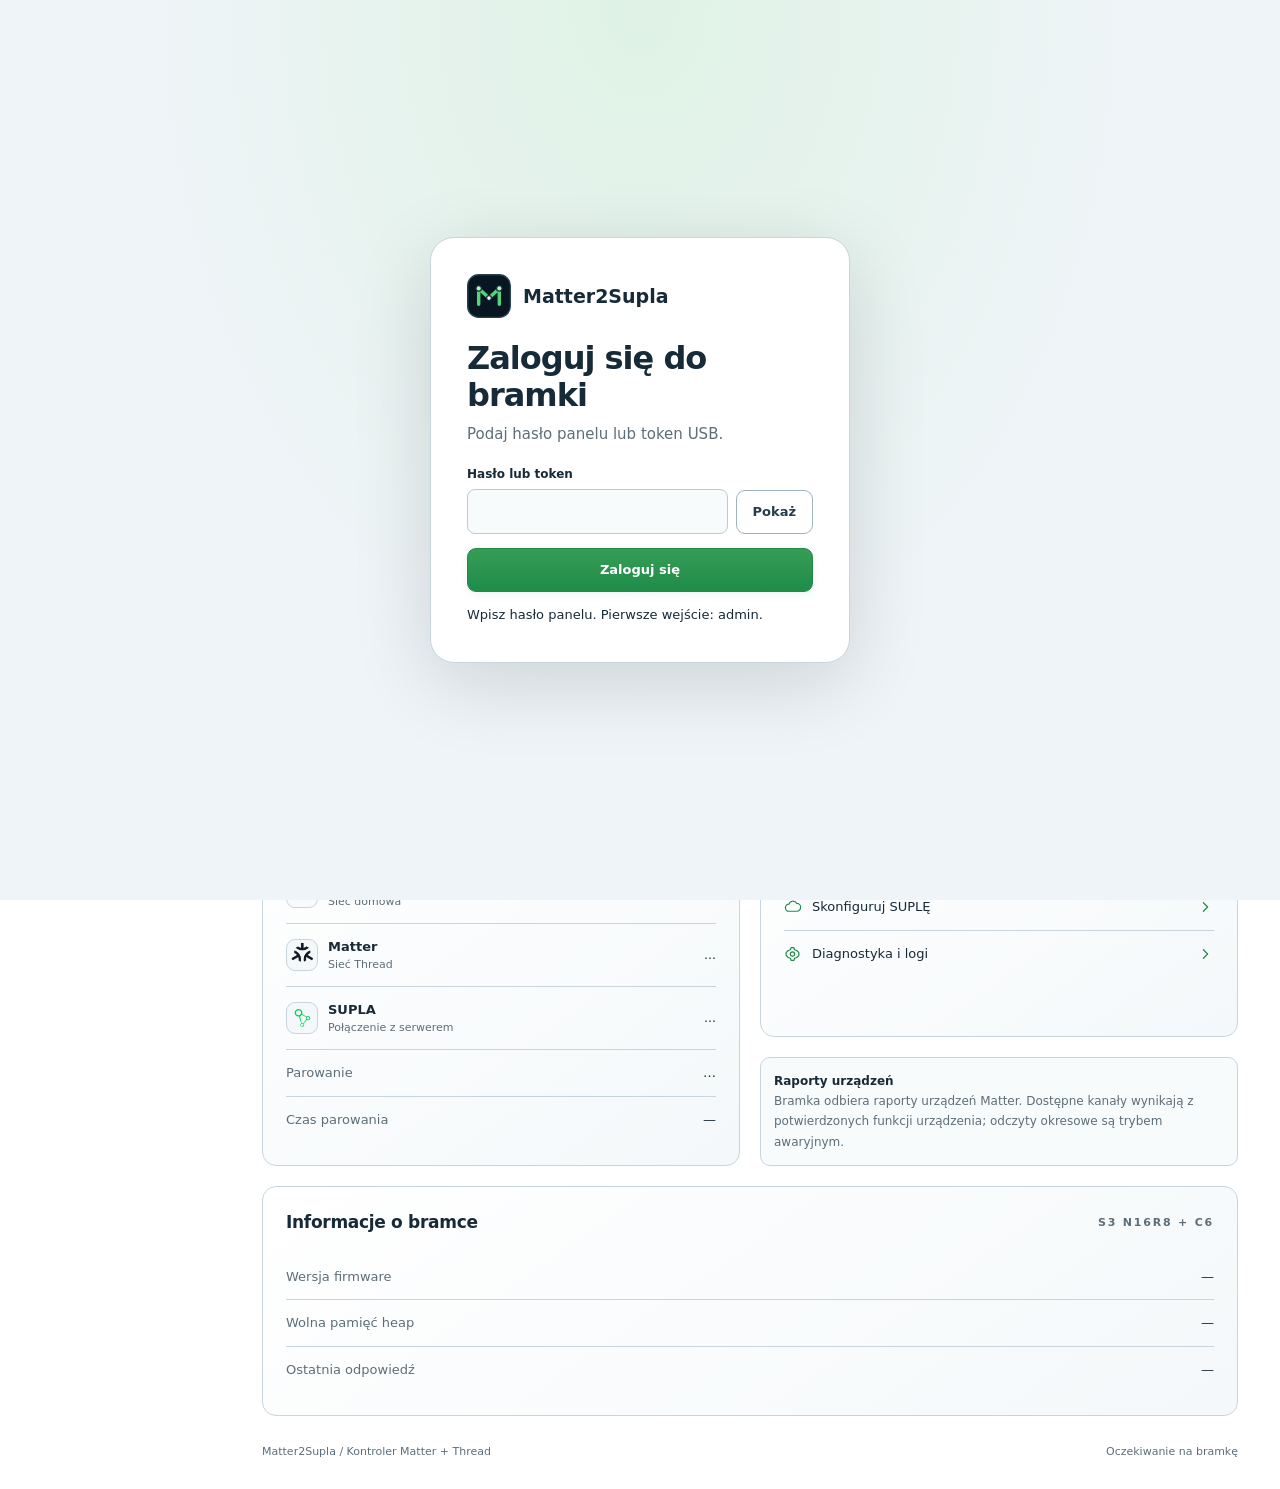
<file: firmware/controller/main/www/index.html>
<!DOCTYPE html><html lang="pl"><head><meta charset="utf-8"><script src="theme.js"></script><meta name="viewport" content="width=device-width,initial-scale=1"><meta name="theme-color" content="#f5f6f8"><link rel="icon" type="image/svg+xml" href="data:image/svg+xml,%3Csvg%20xmlns%3D%22http%3A%2F%2Fwww.w3.org%2F2000%2Fsvg%22%20viewBox%3D%220%200%2064%2064%22%3E%3Crect%20x%3D%221%22%20y%3D%221%22%20width%3D%2262%22%20height%3D%2262%22%20rx%3D%2216%22%20fill%3D%22%23081622%22%20stroke%3D%22%23294052%22%20stroke-width%3D%222%22%2F%3E%3Cpath%20d%3D%22M17%2044V21l15%2014%2015-14v23%22%20fill%3D%22none%22%20stroke%3D%22%2355d47a%22%20stroke-width%3D%225%22%20stroke-linecap%3D%22round%22%20stroke-linejoin%3D%22round%22%2F%3E%3Ccircle%20cx%3D%2217%22%20cy%3D%2221%22%20r%3D%224%22%20fill%3D%22%23b1f3c4%22%2F%3E%3Ccircle%20cx%3D%2247%22%20cy%3D%2221%22%20r%3D%224%22%20fill%3D%22%23b1f3c4%22%2F%3E%3Ccircle%20cx%3D%2232%22%20cy%3D%2235%22%20r%3D%223.5%22%20fill%3D%22%23f4f7fb%22%2F%3E%3C%2Fsvg%3E"><meta name="application-name" content="Matter2Supla"><title>Matter2Supla</title><style>
:root{color-scheme:light;--bg:#f5f6f8;--surface:#fff;--ink:#24332e;--muted:#788780;--line:#e7ece9;--accent:#15785e;--soft:#e9f4ed;--field:#f8faf9;--red:#b34646}:root:is([data-theme=dark],[data-theme=thread]){color-scheme:dark;--bg:#1b2923;--surface:#26382f;--ink:#f2f7f3;--muted:#b3c5b9;--line:#3c5346;--accent:#8cdeb7;--soft:#31533f;--field:#203127;--red:#ff9d9d}*{box-sizing:border-box}body{margin:0;background:var(--bg);color:var(--ink);font:15px/1.5 "Segoe UI",system-ui,sans-serif}button,input,select{font:inherit}button{cursor:pointer}button:disabled{opacity:.45;cursor:wait}button:focus-visible,summary:focus-visible{outline:3px solid #86c8ad;outline-offset:3px}[hidden]{display:none!important}svg{width:20px;height:20px;fill:none;stroke:currentColor;stroke-width:1.7;stroke-linecap:round;stroke-linejoin:round;flex-shrink:0;pointer-events:none}.muted{color:var(--muted)}.small{font-size:13px}.eyebrow{font-size:11px;font-weight:700;text-transform:uppercase;letter-spacing:1.8px;color:var(--muted)}h1,h2,h3,p{margin:0}h1{font-size:32px;letter-spacing:-1px;font-weight:650}h2{font-size:17px;letter-spacing:-.3px}p{color:var(--muted);line-height:1.7}
.sidebar{position:fixed;inset:0 auto 0 0;width:220px;background:var(--surface);border-right:1px solid var(--line);padding:32px 20px;z-index:20;display:flex;flex-direction:column}.brand{display:flex;align-items:center;gap:10px;font-size:18px;font-weight:750;letter-spacing:-.6px}.brand-mark{display:grid;place-items:center;background:#15785e;color:#fff;width:36px;height:36px;border-radius:11px}.brand small{display:block;font-size:10px;letter-spacing:1.4px;color:var(--muted);font-weight:500}.menu-label{margin:43px 12px 13px}.nav-buttons{display:flex;flex-direction:column;gap:7px}.nav-buttons button{display:flex;align-items:center;gap:13px;width:100%;padding:12px 14px;border:0;border-radius:10px;background:transparent;color:var(--muted);text-align:left;font-size:14px}.nav-buttons button.active{background:var(--soft);color:var(--accent);font-weight:650}.nav-buttons button:hover{background:var(--field)}.sidebar-footer{margin-top:auto;border:1px solid var(--line);padding:14px;border-radius:12px}.sidebar-footer p{font-size:12px;margin-top:5px}.dot{width:7px;height:7px;display:inline-block;background:var(--muted);border-radius:50%;margin-right:7px}.dot.live{background:#45bc83;box-shadow:0 0 0 3px #45bc831a}
main{margin-left:220px;padding:0 42px 28px;max-width:1480px}.topbar{min-height:83px;display:flex;align-items:center;justify-content:space-between;border-bottom:1px solid var(--line);gap:12px;margin-bottom:30px}.breadcrumb{font-size:13px;color:var(--muted)}.breadcrumb strong{color:var(--ink);font-weight:500;margin-left:9px}.top-actions{display:flex;align-items:center;gap:14px}.badge{font-size:12px;padding:5px 10px;border:1px solid var(--line);border-radius:20px;display:inline-flex;align-items:center;white-space:nowrap;background:var(--surface)}.icon-btn{width:34px;height:34px;border:1px solid var(--line);background:var(--surface);color:var(--muted);border-radius:10px;display:grid;place-items:center}.page-heading{display:flex;align-items:center;justify-content:space-between;gap:16px;margin-bottom:26px}.page-heading p{font-size:14px;margin-top:5px}.tab{display:none}.tab.active{display:block;animation:appear .2s ease-out}@keyframes appear{from{opacity:.3;transform:translateY(4px)}to{opacity:1;transform:none}}.btn{border:1px solid var(--line);background:var(--surface);color:var(--ink);padding:10px 16px;border-radius:9px;font-size:13px;font-weight:600;display:inline-flex;align-items:center;justify-content:center;gap:8px;min-height:39px}.btn.primary{background:#15785e;border-color:#15785e;color:white;box-shadow:0 3px 7px #15785e1a}.btn:hover{filter:brightness(.96)}.btn.danger{color:var(--red)}.btn.small-btn{padding:7px 11px;min-height:32px;font-size:12px}.btn.full{width:100%;margin-top:14px}.button-row{display:flex;gap:9px;align-items:center;flex-wrap:wrap;margin-top:18px}
.hero{background:#173e30;color:#fff;border-radius:17px;padding:30px 32px;display:grid;grid-template-columns:1.2fr 1fr;gap:30px;overflow:hidden;position:relative}.hero:after{content:"";position:absolute;right:-80px;top:-170px;width:400px;height:400px;border:1px solid #ffffff09;border-radius:50%;pointer-events:none}.hero .eyebrow{color:#8fb7a0;font-size:10px}.hero h2{font-size:28px;letter-spacing:-.7px;line-height:1.3;margin:12px 0 10px}.hero p{color:#a5c6af;font-size:13px;max-width:330px}.hero-status{display:inline-flex;align-items:center;font-size:11px;background:#ffffff0a;border:1px solid #ffffff16;border-radius:20px;padding:5px 10px;margin-top:19px}.network{display:flex;align-items:center;justify-content:center;gap:12px}.network-node{text-align:center}.network-box{width:56px;height:56px;border:1px solid #ffffff21;border-radius:15px;display:grid;place-items:center;background:#ffffff06;margin:auto}.network-box.center{width:76px;height:76px;background:#d9f4df;color:#175e3d;box-shadow:0 0 0 9px #ffffff04}.network-box svg{width:26px;height:26px}.network-node small{display:block;margin-top:12px;color:#a5c6af;font-size:10px}.network-dash{width:26px;border-top:2px dashed #7eaf8955;margin-top:-20px}.stats{display:grid;grid-template-columns:repeat(4,minmax(0,1fr));gap:15px;margin:20px 0}.stat{border:1px solid var(--line);background:var(--surface);border-radius:13px;padding:18px 19px}.stat-top{display:flex;justify-content:space-between;align-items:center;color:var(--muted);font-size:12px}.stat-icon{color:var(--accent);background:var(--soft);width:29px;height:29px;border-radius:8px;display:grid;place-items:center}.stat-icon svg{width:15px;height:15px}.stat-value{display:block;margin-top:9px;font-size:27px;letter-spacing:-1px;font-weight:600;line-height:1.4}.stat-sub{display:block;color:var(--muted);font-size:11px;margin-top:4px}.grid{display:grid;grid-template-columns:1.35fr 1fr;gap:20px}.card{background:var(--surface);border:1px solid var(--line);border-radius:14px;padding:23px;min-width:0;margin-bottom:20px}.card-heading{display:flex;align-items:center;justify-content:space-between;gap:12px;margin-bottom:18px}.card-heading p{font-size:12px;margin-top:4px}.row{display:flex;justify-content:space-between;align-items:center;gap:16px;padding:13px 0;border-bottom:1px solid var(--line);font-size:13px}.row:last-child{border:0}.row>span:first-child{color:var(--muted)}.row>span:last-child{text-align:right;overflow-wrap:anywhere}.connection-label{display:flex;align-items:center;gap:10px}.connection-icon{display:grid;place-items:center;background:var(--field);border:1px solid var(--line);width:32px;height:32px;border-radius:9px;color:var(--muted)}.connection-label small{display:block;font-size:11px;color:var(--muted)}.connection-label strong{font-size:13px;font-weight:550}.connection-value{font-size:12px;max-width:60%}.ok{color:var(--accent)!important}.err{color:var(--red)!important}.hint{background:var(--field);border:1px solid var(--line);border-radius:10px;padding:13px;font-size:12px;color:var(--muted);line-height:1.7}.hint strong{color:var(--ink);font-weight:600}.quick-link{display:flex;align-items:center;justify-content:space-between;width:100%;border:0;border-bottom:1px solid var(--line);padding:13px 0;background:none;color:var(--ink);text-align:left;font-size:13px}.quick-link:last-child{border:0}.quick-link span{display:flex;gap:11px;align-items:center}.quick-link svg{color:var(--accent);width:17px}.footer{display:flex;justify-content:space-between;font-size:11px;color:var(--muted);padding-top:8px;gap:10px}
label{display:block;font-size:12px;font-weight:600;margin:18px 0 6px}input,select{width:100%;padding:11px 12px;border-radius:8px;border:1px solid var(--line);background:var(--field);color:var(--ink);font-size:14px;min-width:0}input:focus,select:focus{outline:2px solid #6abc8e;outline-offset:1px}input::placeholder{color:var(--muted);opacity:.75}.inline{display:flex;gap:8px;align-items:center}.inline input{flex:1}.msg{font-size:13px;margin-top:12px;line-height:1.7;overflow-wrap:anywhere}.msg:empty{display:none}.scanner{border:1px dashed #91b899;border-radius:12px;min-height:170px;background:var(--soft);display:flex;align-items:center;justify-content:center;text-align:center;padding:22px;flex-direction:column;gap:12px;color:var(--accent);margin:20px 0}.scanner>svg{width:35px;height:35px}.scanner p{font-size:12px}details{margin-top:20px}summary{cursor:pointer;font-size:13px;font-weight:600;padding:10px 0}#scan-preview{max-width:100%;max-height:230px;border-radius:10px;display:none;margin:15px auto}ol.steps{padding-left:19px;margin:0;color:var(--muted);font-size:13px}.steps li{padding:8px 0 8px 5px}.steps strong{display:block;color:var(--ink);font-weight:550}.toolbar{display:flex;gap:10px;align-items:center;margin-bottom:20px;flex-wrap:wrap}.toolbar input{flex:1;min-width:150px}.toolbar select{width:auto}.device{padding:18px 0;border-bottom:1px solid var(--line)}.device:last-child{border:0}.device .head{display:flex;align-items:center;justify-content:space-between;gap:12px;font-size:15px;font-weight:600}.node-tag{font-size:11px;font-family:ui-monospace,monospace;color:var(--muted);background:var(--field);padding:4px 8px;border-radius:6px;white-space:nowrap}.device .meta{font-size:11px;color:var(--muted);margin-top:6px}.device .actions{display:flex;gap:8px;align-items:center;margin-top:12px}.device input{flex:1;font-size:13px}.device .del-dev{background:none;color:var(--red)}.wifi{width:100%;text-align:left;background:none;color:var(--ink);border:0;border-bottom:1px solid var(--line);padding:12px 0;display:flex;justify-content:space-between;gap:8px;font-size:13px;cursor:pointer}.wifi .rssi{color:var(--muted)}pre#logs{white-space:pre-wrap;word-break:break-word;font:12px/1.8 ui-monospace,Consolas,monospace;max-height:360px;overflow:auto;background:#12221a;color:#aacdb4;border-radius:10px;padding:18px;margin:0;min-height:130px}.log-tools{display:flex;align-items:center;gap:8px;flex-wrap:wrap;margin-bottom:12px}.log-tools input{flex:1;min-width:130px;font-size:12px}.toast{position:fixed;right:28px;bottom:28px;max-width:350px;background:var(--ink);color:var(--surface);border-radius:10px;padding:12px 18px;box-shadow:0 8px 35px #0002;z-index:60;font-size:13px}.demo-notice{border:1px solid #dfcda0;background:#fff7e6;color:#775719;padding:10px 14px;font-size:12px;border-radius:10px;margin-bottom:20px}.empty{padding:30px 8px;text-align:center;color:var(--muted);font-size:13px}
@media(max-width:1100px){.sidebar{width:185px;padding:30px 14px}main{margin-left:185px;padding:0 25px 25px}.hero{padding:25px;gap:12px}.network{gap:6px}.network-dash{width:13px}.network-box{width:43px;height:43px}.network-box.center{width:60px;height:60px}.stats{gap:10px}.stat{padding:15px}}
@media(max-width:760px){.sidebar{inset:auto 0 0;width:100%;height:69px;padding:0;border-right:0;border-top:1px solid var(--line)}.brand,.menu-label,.sidebar-footer{display:none}.nav-buttons{flex-direction:row;gap:0;height:100%}.nav-buttons button{flex:1;flex-direction:column;justify-content:center;gap:4px;border-radius:0;padding:8px 2px;font-size:10px}.nav-buttons button.active{background:transparent;box-shadow:inset 0 2px var(--accent)}.nav-buttons svg{width:18px;height:18px}main{margin:0;padding:0 18px 92px}.topbar{min-height:63px;margin-bottom:22px}.top-actions{gap:8px}.breadcrumb{font-size:12px}.topbar .badge{font-size:10px;padding:4px 7px}.page-heading{margin-bottom:19px;align-items:flex-start}h1{font-size:27px}.page-heading p{font-size:12px}.page-heading .btn{padding:8px 11px;font-size:11px;min-height:35px}.hero{padding:23px;grid-template-columns:1fr}.hero h2{font-size:25px}.hero p{font-size:12px}.network{display:none}.hero-status{margin-top:15px}.stats{grid-template-columns:repeat(2,minmax(0,1fr));gap:10px;margin:15px 0}.stat{padding:15px}.stat-value{font-size:25px}.grid{display:block}.card{padding:19px;margin-bottom:15px}.connection-value{max-width:55%;font-size:11px}.footer{font-size:10px}.toast{bottom:83px;left:18px;right:18px;max-width:none}.device .actions{flex-wrap:wrap}.device input{flex-basis:100%}.toolbar select{max-width:140px}.eyebrow{font-size:10px}}
/* Equal card tracks and shared spacing across desktop and mobile. */
.stats{grid-auto-rows:1fr}.stat{display:grid;grid-template-rows:29px 38px 16px;gap:9px;min-height:139px}.stat-value{margin:0;line-height:38px;white-space:nowrap;font-size:clamp(21px,2.4vw,27px)}.stat-sub{margin:0;line-height:16px;overflow:hidden;text-overflow:ellipsis;white-space:nowrap}.stat-top{min-height:29px}
.grid{grid-template-columns:repeat(2,minmax(0,1fr));align-items:stretch;margin-bottom:20px}.grid>.card{margin-bottom:0}.grid>div:not(.card){display:flex;flex-direction:column;gap:20px}.grid>div:not(.card)>.card{margin-bottom:0;flex:1}.grid>div:not(.card)>.hint{margin-top:0}
:root:is([data-theme=dark],[data-theme=thread]) .hero{background:#28553f;border:1px solid #426c54}:root:is([data-theme=dark],[data-theme=thread]) pre#logs{background:#1c3025;color:#c3dfcb}:root:is([data-theme=dark],[data-theme=thread]) .demo-notice{background:#3d3d2c;border-color:#666246;color:#e6ddb4}
@media(max-width:760px){.grid{display:grid;grid-template-columns:minmax(0,1fr);gap:15px;margin-bottom:15px}.grid>div:not(.card){gap:15px}.stat{padding:15px;min-height:133px}.stat-value{font-size:25px}.page-heading>div{min-width:0}.page-heading>.btn{flex-shrink:0}.page-heading p{max-width:270px}}
@media(prefers-reduced-motion:reduce){.tab.active{animation:none}}

.topology-hero{display:block;padding:25px 30px 18px;background:#244b38}.topology-hero:after{display:none}.topology-heading{display:flex;align-items:center;justify-content:space-between;gap:20px}.topology-heading h2{font-size:23px;margin:8px 0 0}.topology-heading .hero-status{margin:0;flex-shrink:0}.topology{display:block;width:100%;height:auto;max-height:245px;margin:15px auto 0;stroke:none;overflow:visible}.topology-caption{display:flex;justify-content:space-between;font-size:11px;color:#a2c6af;padding:0 2px}:root:is([data-theme=dark],[data-theme=thread]) .topology-hero{background:#2b523e}
@media(max-width:760px){.topology-hero{padding:22px 18px 17px}.topology-heading{display:block}.topology-heading h2{font-size:22px}.topology-heading .hero-status{margin-top:13px}.topology{margin-top:12px;min-height:135px}.topology-caption{font-size:10px;gap:12px}.topology-caption span:last-child{text-align:right}.page-heading h1{font-size:28px}}


/* One graphite palette in dark mode. Brand assets retain their original colors. */
:root:is([data-theme=dark],[data-theme=thread]){--bg:#202226;--surface:#2c2f34;--ink:#f3f4f6;--muted:#b7bcc5;--line:#454a53;--accent:#a5ddba;--soft:#383d44;--field:#25282d;--red:#f2a2a7;--diagram-panel:#35393f;--diagram-border:#69707a;--diagram-label:#c5cad2;--diagram-ink:#f0f2f5;--diagram-line:#a1a9b5;--diagram-packet:#e5e9ef;--diagram-mesh:#ced3da;--diagram-glow:#c1c7d0;--gateway-top:#f1f3f6;--gateway-bottom:#ccd1d9;--gateway-border:#e1e5eb;--gateway-ink:#353d48;--gateway-muted:#626b79;--matter-panel:#eef1f5}
:root:is([data-theme=dark],[data-theme=thread]) .hero,:root:is([data-theme=dark],[data-theme=thread]) .topology-hero{background:#32363c;border:1px solid #4b515b}
:root:is([data-theme=dark],[data-theme=thread]) .hero .eyebrow,:root:is([data-theme=dark],[data-theme=thread]) .topology-caption{color:#bcc3cd}
:root:is([data-theme=dark],[data-theme=thread]) .hero p{color:#c1c7d0}:root:is([data-theme=dark],[data-theme=thread]) .brand-mark{background:#4c535e}
:root:is([data-theme=dark],[data-theme=thread]) .btn.primary{background:#535c68;border-color:#6b7584;color:#fff;box-shadow:0 3px 7px #0002}
:root:is([data-theme=dark],[data-theme=thread]) pre#logs{background:#1e2126;color:#ccd2dc}
:root:is([data-theme=dark],[data-theme=thread]) .demo-notice{background:#383c43;border-color:#59606b;color:#dce0e7}

/* Neutral light appearance; both brand panels use the same light surface. */
:root:not([data-theme=dark]):not([data-theme=thread]){--diagram-panel:#f2f4f7;--diagram-border:#dce1e8;--diagram-label:#6d7784;--diagram-ink:#354151;--diagram-line:#a2acb8;--diagram-packet:#6d7b8e;--diagram-mesh:#8f9bab;--diagram-glow:#9da9b9;--gateway-top:#ffffff;--gateway-bottom:#e9edf3;--gateway-border:#dce1e8;--gateway-ink:#354151;--gateway-muted:#647180;--matter-panel:#f2f4f7}
:root:not([data-theme=dark]):not([data-theme=thread]) .topology-hero{background:#fff;border:1px solid var(--line);color:var(--ink)}
:root:not([data-theme=dark]):not([data-theme=thread]) .topology-heading h2{color:var(--ink)}
:root:not([data-theme=dark]):not([data-theme=thread]) .topology-hero .eyebrow,:root:not([data-theme=dark]):not([data-theme=thread]) .topology-caption{color:var(--muted)}
:root:not([data-theme=dark]):not([data-theme=thread]) .hero-status{color:#566273;background:#f5f7f9;border-color:#e1e6ec}

/* Soft neutral light mode, no beige or pure-white glare. */
:root:not([data-theme=dark]):not([data-theme=thread]){--bg:#e9ebee;--surface:#f1f2f4;--ink:#30363d;--muted:#737b86;--line:#d4d8de;--field:#e7e9ed;--soft:#e2e9e5;--diagram-panel:#e5e8ed;--diagram-border:#cbd1d9;--diagram-label:#707b89;--diagram-line:#9ba6b5;--diagram-packet:#748294;--diagram-mesh:#929eae;--gateway-top:#f3f4f6;--gateway-bottom:#dbe0e7;--gateway-border:#d0d6df;--gateway-ink:#384454;--gateway-muted:#687585;--matter-panel:#e5e8ed}
:root:not([data-theme=dark]):not([data-theme=thread]) .topology-hero{background:var(--surface);border-color:var(--line)}
:root:not([data-theme=dark]):not([data-theme=thread]) .hero-status{color:#616b79;background:#e6e9ed;border-color:#d1d7df}
:root:not([data-theme=dark]):not([data-theme=thread]) .demo-notice{background:#e0e4ea;border-color:#cbd1da;color:#5e6878}

/* Third palette: original Thread Border Router portal colors. */
:root[data-theme=thread]{--bg:#142324;--surface:#1c2e2f;--ink:#dfebe5;--muted:#a3b8b0;--line:#304544;--accent:#79c6a0;--soft:#263f35;--field:#182829;--red:#ffadad;--diagram-panel:#223839;--diagram-border:#4d6d67;--diagram-label:#b0c9c0;--diagram-ink:#dfebe5;--diagram-line:#729b8e;--diagram-packet:#a6dfc0;--diagram-mesh:#a8cabc;--diagram-glow:#79c6a0;--gateway-top:#eef4f0;--gateway-bottom:#ccdbd3;--gateway-border:#dce7df;--gateway-ink:#2c4940;--gateway-muted:#557166;--matter-panel:#e8eeeb}
:root[data-theme=thread] .hero,:root[data-theme=thread] .topology-hero{background:#1c2e2f;border-color:#304544}
:root[data-theme=thread] .hero .eyebrow,:root[data-theme=thread] .topology-caption,:root[data-theme=thread] .hero p{color:#a3b8b0}
:root[data-theme=thread] .brand-mark{background:#304b40}
:root[data-theme=thread] .btn.primary{background:#5dab86;border-color:#5dab86;color:#102b21}
:root[data-theme=thread] pre#logs{background:#102022;color:#b6d7c8}
:root[data-theme=thread] .demo-notice{background:#223637;border-color:#3e5b55;color:#c0d5ca}
.theme-select{width:auto;max-width:140px;min-height:38px;padding:7px 28px 7px 11px;background:var(--surface);border-color:var(--line);color:var(--ink);font-size:13px;cursor:pointer}
@media(max-width:760px){.theme-select{max-width:118px;font-size:12px;padding:7px 5px;min-height:34px}.top-actions{gap:6px}}

/* Bidirectional data lanes: fixed filled arrowheads, one softly fading packet per lane. */
.topology .flow-tracks{opacity:.5}.topology .flow-track-return{opacity:.65}
.topology .flow-arrows{fill:var(--diagram-line);opacity:.8}.topology .flow-arrow-return{opacity:.7}
.topology .flow{opacity:0;stroke-dasharray:11 89;stroke-dashoffset:0;animation:none}
.topology-hero.is-connected .flow{opacity:.95;animation:data-flow 2.8s linear infinite}
.topology-hero.is-connected .flow-commands{animation-duration:3.4s;animation-delay:-1.7s;opacity:.7}
.topology-hero.is-connected .flow-readings.flow-next{animation-delay:-1.4s}
.topology-hero.is-connected .flow-commands.flow-next{animation-delay:-.3s}
@keyframes data-flow{to{stroke-dashoffset:-100}}
@media(prefers-reduced-motion:reduce){.topology-hero.is-connected .flow{animation:none;opacity:0}.topology-hero.is-connected .flow-arrows{fill:var(--accent)}}

/* LibreEcho-inspired navy palette; replaces the former graphite variant only. */
:root[data-theme=dark]{--bg:#081622;--surface:#102131;--ink:#f4f7fb;--muted:#aeb9c7;--line:#294052;--accent:#55d47a;--soft:#133b2c;--field:#0b1a27;--red:#ff9d9d;--diagram-panel:#14283a;--diagram-border:#294052;--diagram-label:#aeb9c7;--diagram-ink:#f4f7fb;--diagram-line:#6f90aa;--diagram-packet:#55d47a;--diagram-mesh:#5b8db3;--diagram-glow:#55d47a;--gateway-top:#eff5fa;--gateway-bottom:#d6e3ef;--gateway-border:#dce7f0;--gateway-ink:#163047;--gateway-muted:#577086;--matter-panel:#eef3f7}
:root[data-theme=dark] body{background:radial-gradient(circle at 58% 6%,#14233d 0,#0a1926 35%,#07131e 100%);background-attachment:fixed}
:root[data-theme=dark] .sidebar{background:linear-gradient(#051622fa,#071825f5);border-color:#263b4d}
:root[data-theme=dark] .card,:root[data-theme=dark] .stat{background:linear-gradient(145deg,#142839eb,#0a1926ed);border-color:#294052}
:root[data-theme=dark] .hero,:root[data-theme=dark] .topology-hero{background:radial-gradient(circle at 76% 24%,#2c426744,transparent 45%),linear-gradient(145deg,#16283a,#102030);border-color:#294052}
:root[data-theme=dark] .hero .eyebrow,:root[data-theme=dark] .topology-caption,:root[data-theme=dark] .hero p{color:#aeb9c7}
:root[data-theme=dark] .brand-mark{background:#133b2c;color:#71df90;border:1px solid #294f3b}
:root[data-theme=dark] .nav-buttons button.active,:root[data-theme=dark] .nav-buttons button.active:hover{background:linear-gradient(90deg,#133b2c,#12332d);color:#71df90}
:root[data-theme=dark] .nav-buttons button:hover{background:#14283a}
:root[data-theme=dark] .btn.primary{background:linear-gradient(#369d55,#1f8c4a);border-color:#3ecb69;color:#f4f7fb;box-shadow:0 3px 10px #0002}
:root[data-theme=dark] .btn:not(.primary),:root[data-theme=dark] .theme-select{background:#0b1a27;border-color:#294052}
:root[data-theme=dark] .hero-status{background:#143225;border-color:#315b42;color:#75df93}
:root[data-theme=dark] .demo-notice{background:#0d1d2a;border-color:#294052;color:#aeb9c7}
:root[data-theme=dark] pre#logs{background:#081622;border:1px solid #294052;color:#c7d9e7}
:root[data-theme=dark] .dot.live{background:#55d47a;box-shadow:0 0 0 3px #55d47a1a}
:root[data-theme=dark] input:focus,:root[data-theme=dark] select:focus{outline-color:#55d47a}

/* Reuse the original embedded brand artwork in the connection rows. */
.connection-icon.brand-connection-icon{background:var(--matter-panel,#eef3f7);border:1px solid var(--gateway-border,#dce7f0)}
.connection-icon.brand-connection-icon svg{width:24px;height:24px;stroke:none;fill:none;overflow:hidden}

/* Own Matter2Supla mark and compact wordmark; shared with the favicon. */
.brand{gap:10px;min-width:0}.sidebar .brand .brand-mark{display:grid;place-items:center;width:38px;height:38px;flex:0 0 38px;padding:0;border:0;background:none;color:inherit;border-radius:0}
.brand .brand-mark svg{display:block;width:100%;height:100%;stroke:none;fill:none}
.brand .brand-copy{min-width:0}.brand .brand-name{display:block;white-space:nowrap;font-size:19px;font-weight:700;letter-spacing:-.65px;line-height:1.3}
.brand .brand-link{color:var(--accent)}.brand small{font-size:9px;letter-spacing:1.6px;line-height:1.5;margin-top:4px;white-space:nowrap}
.topbar-brand{display:none}
@media(min-width:761px) and (max-width:1100px){.brand .brand-mark{width:32px;height:32px;flex-basis:32px}.brand .brand-name{font-size:17px}.brand{gap:8px}}
@media(max-width:760px){.breadcrumb{display:flex;align-items:center;gap:7px}.topbar-brand{display:block;width:27px;height:27px;stroke:none;flex-shrink:0}.breadcrumb strong{margin-left:0}.breadcrumb-prefix{display:none}}

/* LibreEcho light palette: cool surfaces, blue-grey borders and green accents. */
:root:not([data-theme=dark]):not([data-theme=thread]){--bg:#eef4f7;--surface:#ffffff;--ink:#172a38;--muted:#5d6e79;--line:#c8d5dd;--accent:#218a49;--soft:#dff2e5;--field:#f8fbfc;--red:#a63d43;--diagram-panel:#e7eef4;--diagram-border:#c8d5dd;--diagram-label:#5d6e79;--diagram-ink:#172a38;--diagram-line:#7993a6;--diagram-packet:#218a49;--diagram-mesh:#9bb1c0;--diagram-glow:#b7ccde;--gateway-top:#f9fbfd;--gateway-bottom:#e7eef4;--gateway-border:#c8d5dd;--gateway-ink:#233e4c;--gateway-muted:#5d6e79;--matter-panel:#f4f8fa}
:root:not([data-theme=dark]):not([data-theme=thread]) body{background:radial-gradient(circle at 58% 4%,#fff 0,#eef4f7 42%,#e5edf1 100%);background-attachment:fixed}
:root:not([data-theme=dark]):not([data-theme=thread]) .sidebar{background:linear-gradient(#fbfdfe,#f0f5f7);border-color:#c8d5dd}
:root:not([data-theme=dark]):not([data-theme=thread]) .card,:root:not([data-theme=dark]):not([data-theme=thread]) .stat{background:linear-gradient(145deg,#fff,#f4f8fa);border-color:#c8d5dd}
:root:not([data-theme=dark]):not([data-theme=thread]) .hero,:root:not([data-theme=dark]):not([data-theme=thread]) .topology-hero{background:radial-gradient(circle at 76% 24%,#b7ccdea6,transparent 38%),linear-gradient(145deg,#f9fbfd,#e7eef4);border-color:#c8d5dd;color:#172a38}
:root:not([data-theme=dark]):not([data-theme=thread]) .nav-buttons button.active,:root:not([data-theme=dark]):not([data-theme=thread]) .nav-buttons button.active:hover{background:linear-gradient(90deg,#ccebd7,#dff2e5);color:#155f32}
:root:not([data-theme=dark]):not([data-theme=thread]) .nav-buttons button:hover{background:#e7eef4}
:root:not([data-theme=dark]):not([data-theme=thread]) .btn.primary{background:linear-gradient(#369d55,#1f8c4a);border-color:#218a49;color:#fff;box-shadow:0 3px 10px #1f8c4a12}
:root:not([data-theme=dark]):not([data-theme=thread]) .btn:not(.primary),:root:not([data-theme=dark]):not([data-theme=thread]) .theme-select{background:#fff;border-color:#9fb3be;color:#233e4c}
:root:not([data-theme=dark]):not([data-theme=thread]) .btn.danger{color:var(--red)}
:root:not([data-theme=dark]):not([data-theme=thread]) .hero-status{background:#dff2e5;border-color:#b4d9c2;color:#155f32}
:root:not([data-theme=dark]):not([data-theme=thread]) .demo-notice{background:#eef4f7;border-color:#c8d5dd;color:#5d6e79}
:root:not([data-theme=dark]):not([data-theme=thread]) pre#logs{background:#f8fbfc;border:1px solid #b9cbd4;color:#172a38}
:root:not([data-theme=dark]):not([data-theme=thread]) input,:root:not([data-theme=dark]):not([data-theme=thread]) select{border-color:#b9cbd4}
:root:not([data-theme=dark]):not([data-theme=thread]) input:focus,:root:not([data-theme=dark]):not([data-theme=thread]) select:focus{outline-color:#218a49}

/* Match the IP status box and theme selector as an equal pair. */
.topbar .top-actions{display:grid;grid-template-columns:repeat(2,minmax(0,1fr));width:244px;gap:10px;align-items:center;flex:0 0 auto}
:root .topbar .top-actions>:is(.badge,.theme-select){box-sizing:border-box;width:100%;min-width:0;max-width:none;height:36px;min-height:36px;margin:0;padding:0 10px;border:1px solid var(--line);border-radius:10px;background:var(--surface);font-size:12px;line-height:1.2}
.topbar .top-actions>.badge{display:flex;align-items:center;justify-content:center}
.topbar .top-actions>.theme-select{text-align:center;text-align-last:center}
.topbar #hdr-info{min-width:0;overflow:hidden;text-overflow:ellipsis;white-space:nowrap}
.topbar .top-actions .dot{flex-shrink:0;margin-right:6px}
@media(max-width:760px){.topbar .top-actions{width:224px;gap:8px}:root .topbar .top-actions>:is(.badge,.theme-select){height:34px;min-height:34px;padding:0 8px;font-size:11px}}
@media(max-width:420px){.topbar .top-actions{width:202px;gap:6px}.topbar .breadcrumb-prefix{display:none}}

/* Access screen shares the selected panel palette. */
#panel-login[hidden]{display:none}
#panel-login{position:fixed;inset:0;z-index:9999;display:grid;place-items:center;padding:20px;background:radial-gradient(ellipse at 50% 0%,var(--soft),transparent 55%),var(--bg);overflow:auto}
#panel-login-form{width:min(100%,420px);margin:auto;padding:clamp(22px,6vw,36px);border-radius:24px;background:var(--surface);box-shadow:0 20px 80px rgba(4,15,25,.14)}
.login-brand{display:flex;align-items:center;gap:12px;font-size:19px;font-weight:750}
.login-brand svg{width:44px;height:44px;flex:0 0 auto}
#panel-login-form h1{font-size:clamp(26px,7vw,32px);line-height:1.15;margin:22px 0 9px}
#panel-login-form p{line-height:1.5;color:var(--muted);margin:0 0 20px}
.login-password{display:grid;grid-template-columns:minmax(0,1fr) auto;align-items:center;gap:8px}
.login-password .btn,#panel-login-form button[type=submit]{min-height:44px;justify-content:center}
#panel-login-form button[type=submit]{width:100%;margin-top:14px}
#panel-login-form #panel-setup{margin-top:18px;padding-top:12px;border-top:1px solid var(--line)}
#panel-login-msg{min-height:20px;margin-top:12px}

/* Matter controls and live endpoint diagnostics. */
.matter-actions{display:grid;grid-template-columns:repeat(3,minmax(0,1fr));gap:10px;align-items:stretch;max-width:840px;margin:16px 0}.matter-actions.ota-actions{grid-template-columns:repeat(2,minmax(0,1fr));max-width:560px}.matter-actions .btn.small-btn{width:100%;min-height:44px;padding:10px 14px;line-height:1.35;white-space:normal}.matter-actions .btn:disabled{cursor:not-allowed}
.live-values{display:grid;grid-template-columns:repeat(3,minmax(0,1fr));gap:12px;margin:16px 0}.live-value{padding:16px;background:var(--field);border:1px solid var(--line);border-radius:12px;min-width:0}.live-value strong{display:block;font-size:25px;line-height:1.4;font-weight:650;margin:6px 0}.live-value small,.live-details{font-size:12px;color:var(--muted);line-height:1.7}.live-details{display:flex;gap:6px 18px;flex-wrap:wrap}.live-device-summary+.live-device-summary{border-top:1px solid var(--line);margin-top:22px;padding-top:22px}.live-signal{height:5px;background:var(--line);border-radius:8px;overflow:hidden;margin:8px 0}.live-signal span{display:block;height:100%;background:var(--accent)}
@media(max-width:640px){.matter-actions,.matter-actions.ota-actions{grid-template-columns:1fr;max-width:none}.live-values{grid-template-columns:1fr}.live-value strong{font-size:23px}}

.live-values.electrical{grid-template-columns:repeat(4,minmax(0,1fr))}.electrical .live-state{grid-column:1/-1;display:flex;align-items:center;justify-content:space-between;gap:12px;flex-wrap:wrap}.electrical .live-state strong{font-size:20px;margin:0}.electrical .live-value strong{overflow-wrap:anywhere}@media(max-width:1000px){.live-values.electrical{grid-template-columns:repeat(2,minmax(0,1fr))}}@media(max-width:640px){.live-values.electrical{grid-template-columns:1fr}.electrical .live-state{display:block}}
details.device>summary{cursor:pointer;list-style:none;padding:12px 0}details.device>summary:before{content:"▸";color:var(--accent);margin-right:10px}details.device[open]>summary:before{content:"▾"}details.live-device-summary>summary{cursor:pointer;padding:14px 0}#gateway-diagnostics,#update-status,#backup-preview,#mqtt-status{white-space:pre-wrap;overflow-wrap:anywhere}#tabs{overflow:auto}#tabs button{flex-shrink:0}
@media(max-width:760px){#tabs{display:flex;flex-direction:row;overflow-x:auto;justify-content:flex-start}#tabs button{flex:0 0 88px;min-width:88px}}

@media(max-width:760px){#tabs button{display:flex;flex-direction:column;align-items:center;justify-content:center;gap:4px;flex:0 0 100px;min-width:100px;padding:8px 4px;line-height:1.15}#tabs button svg{width:20px;height:20px;flex:0 0 20px}#tabs button span{display:block;width:100%;min-width:0;white-space:normal;overflow-wrap:normal;text-align:center;font-size:11px;line-height:1.15}}

/* Compact device rows: name stays next to disclosure, metadata at the right. */
#devices details.device{margin:0;padding:4px 0;min-height:0}
#devices details.device>summary.head{display:grid;grid-template-columns:12px minmax(0,1fr) auto;gap:10px;align-items:center;padding:10px 0;min-height:40px;text-align:left}
#devices details.device>summary.head:before{margin:0}
#devices details.device>summary.head>span:first-of-type{min-width:0;overflow:hidden;text-overflow:ellipsis;white-space:nowrap;text-align:left}
#devices details.device .actions .dev-name{flex:0 1 360px;width:min(100%,360px);max-width:360px}
@media(max-width:540px){#devices details.device>summary.head{grid-template-columns:12px minmax(0,1fr);gap:6px 8px}#devices details.device>summary.head>.node-tag{grid-column:2;justify-self:start}#devices details.device .actions .dev-name{flex-basis:100%;width:100%;max-width:none}}

/* Mobile drawer replaces the old bottom scrolling tab strip. */
.mobile-menu-toggle,.mobile-menu-close,.mobile-menu-backdrop{display:none}
@media(max-width:760px){
 .mobile-menu-toggle{display:inline-flex;align-items:center;justify-content:center;width:44px;height:44px;padding:10px;border:1px solid var(--line);border-radius:10px;background:var(--surface);color:var(--ink)}
 .mobile-menu-toggle svg{width:22px;height:22px}
 .sidebar{position:fixed;display:flex;flex-direction:column;inset:0 auto 0 0;width:min(290px,86vw);height:100vh;height:100dvh;max-height:none;padding:24px 18px;border-top:0;border-right:1px solid var(--line);z-index:60;transform:translateX(-101%);visibility:hidden;transition:transform .18s ease,visibility .18s;overflow-y:auto;overscroll-behavior:contain;box-shadow:12px 0 40px #0004}
 :root[data-nav-open=true] .sidebar{transform:translateX(0);visibility:visible}
 .sidebar .brand,.sidebar .menu-label,.sidebar .sidebar-footer{display:flex}
 .sidebar .brand{padding-right:28px}.sidebar .menu-label{margin:28px 12px 12px}.sidebar .sidebar-footer{display:block;margin-top:24px}
 .mobile-menu-close{display:flex;position:absolute;right:12px;top:16px;align-items:center;justify-content:center;width:40px;height:40px;padding:0;border:1px solid var(--line);border-radius:9px;background:var(--field);color:var(--ink);font-size:26px;line-height:1}
 .mobile-menu-backdrop{display:block;position:fixed;inset:0;z-index:50;border:0;background:#0008;padding:0;cursor:pointer}
 .mobile-menu-backdrop[hidden]{display:none}
 #tabs{display:flex;flex-direction:column;overflow:visible;gap:5px;height:auto;justify-content:flex-start}
 #tabs button{display:flex;flex:0 0 auto;flex-direction:row;align-items:center;justify-content:flex-start;gap:13px;width:100%;min-width:0;min-height:46px;padding:11px 12px;border-radius:10px;font-size:14px;line-height:1.3;box-shadow:none}
 #tabs button svg{width:20px;height:20px;flex:0 0 20px}
 #tabs button span{display:inline;min-width:0;width:auto;white-space:normal;text-align:left;font-size:14px;line-height:1.3}
 #tabs button.active{background:var(--soft);box-shadow:none}
 main{margin:0;padding-bottom:24px}
 .topbar{display:grid;grid-template-columns:44px minmax(0,1fr);gap:8px 12px;align-items:center;position:sticky;top:0;z-index:35;background:var(--bg);padding:10px 0;min-height:0}
 .topbar .breadcrumb{min-width:0}.topbar .top-actions{grid-column:1/-1;width:100%;gap:8px}
 :root[data-nav-open=true],:root[data-nav-open=true] body{overflow:hidden}
 .toast{bottom:20px}
}
@media(prefers-reduced-motion:reduce){.sidebar{transition:none}}

/* Stable sidebar selection: text weight and available width do not change on click. */
#tabs button{font-weight:600}
@media(min-width:761px){
 .sidebar{padding-top:24px;padding-bottom:24px}
 .sidebar .menu-label{margin-top:28px;margin-bottom:12px}
 #tabs{gap:5px;min-height:0;overflow-x:hidden;overflow-y:auto;scrollbar-gutter:stable}
 #tabs button{min-height:44px;padding:10px;gap:10px;line-height:1.35}
 #tabs button span{min-width:0}
 #tabs button svg{flex:0 0 20px}
 .sidebar .sidebar-footer{flex-shrink:0}
}

/* Diagnostics: labelled rows, grouped for scanning instead of a monospaced paragraph. */
.gateway-diagnostics{display:grid;grid-template-columns:repeat(2,minmax(0,1fr));gap:24px;white-space:normal!important}
.diagnostic-section{min-width:0}.diagnostic-section h2{font-size:16px;margin:0 0 12px}
.diagnostic-section dl{margin:0}.diagnostic-row{display:grid;grid-template-columns:minmax(110px,.85fr) minmax(0,1.15fr);gap:14px;padding:12px 0;border-top:1px solid var(--line);align-items:start}
.diagnostic-row dt{color:var(--muted);font-size:13px;line-height:1.5}.diagnostic-row dd{margin:0;text-align:right;font-size:14px;font-weight:550;line-height:1.5;font-variant-numeric:tabular-nums;overflow-wrap:anywhere}
.diagnostic-row .diagnostic-ok{color:var(--accent)}.diagnostic-row .diagnostic-warn{color:var(--red)}
@media(max-width:900px){.gateway-diagnostics{grid-template-columns:1fr;gap:24px}}
@media(max-width:420px){.diagnostic-row{grid-template-columns:minmax(95px,.8fr) minmax(0,1.2fr);gap:10px}}

.electrical .live-state{display:grid;grid-template-columns:minmax(0,1fr) minmax(0,16rem);align-items:start;gap:8px 16px;padding:12px 16px}
.relay-state>small{display:block}.electrical .relay-state>strong{display:block;margin:5px 0 0;font-size:24px}
.relay-controls{min-width:0}.relay-buttons{display:grid;grid-template-columns:repeat(2,minmax(0,1fr));gap:6px}
.relay-buttons .relay-button{width:100%;min-width:0;min-height:44px;padding:8px 6px;justify-content:center}
.relay-buttons .relay-selected,.relay-buttons .relay-selected:disabled{opacity:1;background:var(--soft);border-color:var(--line);color:var(--accent)}
.live-value .relay-feedback{display:block;min-block-size:1.6em;margin-top:4px}
.live-value .relay-details{display:flex;flex-wrap:wrap;gap:2px 16px;grid-column:1/-1;border-top:1px solid var(--line);padding-top:7px}
.relay-details>span{white-space:nowrap}
@media(max-width:640px){.electrical .live-state{grid-template-columns:minmax(0,1fr);gap:8px}.relay-controls{width:100%}}

#gateway-sidebar-label,#gateway-label{overflow:hidden;text-overflow:ellipsis;white-space:nowrap}
#gateway-label{max-width:16ch}
.matter-capabilities{margin:16px 0 6px;padding:14px;border:1px solid var(--line);border-radius:12px;background:var(--field)}.matter-capabilities>summary{font-weight:700;overflow-wrap:anywhere}
#tabs .nav-add-short{display:none}
@media(max-width:640px){
  #tab-add .scanner{display:grid;grid-template-columns:28px minmax(0,1fr);gap:10px;min-height:0;padding:14px;text-align:left}
  #tab-add .scanner>svg{width:28px;height:28px;align-self:start}
  #tab-add #btn-scan{grid-column:1/-1}
  #tab-add #btn-scan,#tab-add #btn-add{width:100%;min-height:44px;justify-content:center}
}
@media(max-width:850px){#tabs .nav-add-full{display:none}#tabs .nav-add-short{display:inline;white-space:nowrap}}
</style></head><body><div id="panel-login" role="dialog" aria-modal="true" aria-labelledby="panel-login-title"><form id="panel-login-form" class="card"><div class="login-brand"><svg viewBox="0 0 64 64" aria-hidden="true"><use href="#m2s-brand-mark"/></svg><span>Matter2Supla</span></div><h1 id="panel-login-title">Zaloguj się do bramki</h1><p>Podaj hasło panelu lub token USB.</p><label for="panel-token">Hasło lub token</label><div class="login-password"><input id="panel-token" type="password" autocomplete="current-password" spellcheck="false" maxlength="64" required><button type="button" class="btn" id="panel-token-reveal" aria-controls="panel-token" aria-pressed="false">Pokaż</button></div><button type="submit" class="btn primary" id="panel-submit">Zaloguj się</button><div id="panel-setup" hidden><label for="panel-setup-new">Nowe hasło (8–64 znaki ASCII, bez spacji)</label><input id="panel-setup-new" type="password" autocomplete="new-password" minlength="8" maxlength="64"><label for="panel-setup-repeat">Powtórz hasło</label><input id="panel-setup-repeat" type="password" autocomplete="new-password" minlength="8" maxlength="64"><button id="btn-panel-setup" type="button" class="btn primary">Ustaw hasło</button></div><div id="panel-login-msg" class="msg" role="status"></div></form></div>
<svg hidden aria-hidden="true"><defs>
<symbol id="m2s-brand-mark" viewBox="0 0 64 64"><rect x="1" y="1" width="62" height="62" rx="16" fill="#081622" stroke="#294052" stroke-width="2"/><path d="M17 44V21l15 14 15-14v23" fill="none" stroke="#55d47a" stroke-width="5" stroke-linecap="round" stroke-linejoin="round"/><circle cx="17" cy="21" r="4" fill="#b1f3c4"/><circle cx="47" cy="21" r="4" fill="#b1f3c4"/><circle cx="32" cy="35" r="3.5" fill="#f4f7fb"/></symbol>
<symbol id="i-bridge" viewBox="0 0 24 24"><path d="M4 16V8m16 8V8M4 12c5 0 3-6 8-6s3 6 8 6M4 12c5 0 3 6 8 6s3-6 8-6"/></symbol>
<symbol id="i-grid" viewBox="0 0 24 24"><rect x="3" y="3" width="7" height="7" rx="2"/><rect x="14" y="3" width="7" height="7" rx="2"/><rect x="3" y="14" width="7" height="7" rx="2"/><rect x="14" y="14" width="7" height="7" rx="2"/></symbol>
<symbol id="i-plus" viewBox="0 0 24 24"><path d="M12 5v14M5 12h14"/></symbol>
<symbol id="i-device" viewBox="0 0 24 24"><rect x="5" y="3" width="14" height="18" rx="4"/><path d="M9 8v3m6-3v3M10 16h4"/></symbol>
<symbol id="i-cloud" viewBox="0 0 24 24"><path d="M7 18a5 5 0 1 1 0-10 6 6 0 0 1 11-1 5.5 5.5 0 0 1 0 11Z"/></symbol>
<symbol id="i-settings" viewBox="0 0 24 24"><path d="m10 3-1 3-3 1-3 3v4l3 3 3 1 1 3h4l1-3 3-1 3-3v-4l-3-3-3-1-1-3Z"/><circle cx="12" cy="12" r="3"/></symbol>
<symbol id="i-wifi" viewBox="0 0 24 24"><path d="M3 8a15 15 0 0 1 18 0M6 12a10 10 0 0 1 12 0M9 16a5 5 0 0 1 6 0"/><circle cx="12" cy="20" r=".7"/></symbol>
<symbol id="i-thread" viewBox="0 0 24 24"><circle cx="12" cy="5" r="2"/><circle cx="5" cy="18" r="2"/><circle cx="19" cy="18" r="2"/><path d="m11 7-5 9m7-9 5 9M7 18h10"/></symbol>
<symbol id="i-arrow" viewBox="0 0 24 24"><path d="m9 6 6 6-6 6"/></symbol>
<symbol id="i-sun" viewBox="0 0 24 24"><circle cx="12" cy="12" r="4"/><path d="M12 2v2m0 16v2M2 12h2m16 0h2M5 5l1.5 1.5m11 11L19 19M5 19l1.5-1.5m11-11L19 5"/></symbol>
<symbol id="i-chip" viewBox="0 0 24 24"><rect x="6" y="6" width="12" height="12" rx="3"/><path d="M9 3v3m6-3v3M9 18v3m6-3v3M3 9h3m-3 6h3m12-6h3m-3 6h3"/><rect x="10" y="10" width="4" height="4" rx="1"/></symbol>
<symbol id="i-qr" viewBox="0 0 24 24"><path d="M8 3H3v5m13-5h5v5M3 16v5h5m8 0h5v-5"/><rect x="7" y="7" width="3" height="3"/><rect x="14" y="7" width="3" height="3"/><rect x="7" y="14" width="3" height="3"/><rect x="14" y="14" width="3" height="3"/></symbol>
</defs></svg>
<button id="mobile-menu-backdrop" class="mobile-menu-backdrop" aria-label="Zamknij menu" tabindex="-1" hidden></button><aside id="main-navigation" class="sidebar" aria-label="Nawigacja bramki"><button id="mobile-menu-close" class="mobile-menu-close" aria-label="Zamknij menu">×</button><div class="brand"><span class="brand-mark"><svg viewBox="0 0 64 64" aria-hidden="true"><use href="#m2s-brand-mark"/></svg></span><div class="brand-copy"><span class="brand-name">Matter<span class="brand-link">2</span>Supla</span><small>MATTER → SUPLA</small></div></div><div class="eyebrow menu-label" id="gateway-sidebar-label">Centrum bramki</div><nav id="tabs" class="nav-buttons" aria-label="Menu główne">
<button data-tab="status" class="active" aria-current="page"><svg><use href="#i-grid"/></svg><span>Pulpit</span></button><button data-tab="devices"><svg><use href="#i-device"/></svg><span>Urządzenia</span></button><button data-tab="add" aria-label="Dodaj urządzenie"><svg><use href="#i-plus"/></svg><span class="nav-add-full">Dodaj urządzenie</span><span class="nav-add-short" aria-hidden="true">Dodaj</span></button><button data-tab="supla"><svg><use href="#i-cloud"/></svg><span>SUPLA</span></button><button data-tab="settings"><svg><use href="#i-settings"/></svg><span>Ustawienia</span></button><button data-tab="diagnostics"><svg><use href="#i-chip"/></svg><span>Diagnostyka</span></button><button data-tab="maintenance"><svg><use href="#i-chip"/></svg><span>OTA i kopie</span></button><button data-tab="integrations"><svg><use href="#i-chip"/></svg><span>MQTT / HA</span></button></nav><div class="sidebar-footer"><span class="small"><span class="dot" id="side-dot"></span><span id="side-state">Łączenie z bramką</span></span><p>ESP32-S3 + ESP32-C6<br>Kontroler Matter · Thread</p></div></aside>
<main><header class="topbar"><button id="mobile-menu-toggle" class="mobile-menu-toggle" aria-label="Otwórz menu" aria-controls="main-navigation" aria-expanded="false"><svg viewBox="0 0 24 24" aria-hidden="true"><path d="M4 6h16M4 12h16M4 18h16"/></svg></button><div class="breadcrumb"><svg class="topbar-brand" viewBox="0 0 64 64" aria-hidden="true"><use href="#m2s-brand-mark"/></svg><span class="breadcrumb-prefix" id="gateway-label">Matter2Supla /</span><strong id="breadcrumb-page">Pulpit</strong></div><div class="top-actions"><span class="badge"><span class="dot" id="connection-dot"></span><span id="hdr-info">Łączenie…</span></span><select id="theme-toggle" class="theme-select" aria-label="Kolorystyka panelu" title="Kolorystyka panelu"><option value="light">Jasny</option><option value="dark">Granatowy</option><option value="thread">Thread</option></select></div></header><div id="preview-notice"></div>
<section id="tab-status" class="tab active" aria-label="Pulpit"><div class="page-heading"><div><h1>Pulpit bramki</h1><p>Stan urządzeń, sieci i integracji w jednym miejscu.</p></div></div>
<div class="hero topology-hero"><div class="topology-heading"><div><div class="eyebrow">ARCHITEKTURA POŁĄCZENIA</div><h2>Jak łączy się Twój dom</h2></div><div class="hero-status"><span class="dot" id="hero-dot"></span><span id="hero-state">Sprawdzanie połączeń…</span></div></div>
<svg class="topology" viewBox="0 0 660 220" role="img" aria-label="Urządzenia Matter przez Thread lub Wi-Fi łączą się z bramką Matter2Supla, która przez Wi-Fi komunikuje się z serwerem SUPLA.">
<defs><pattern id="mesh-dots" width="16" height="16" patternUnits="userSpaceOnUse"><circle cx="1" cy="1" r=".7" fill="var(--diagram-mesh,#a5d0b6)" opacity=".14"/></pattern><linearGradient id="gateway-fill" x2="0.7" y2="1"><stop stop-color="var(--gateway-top,#effbf0)"/><stop offset="1" stop-color="var(--gateway-bottom,#b6dfc4)"/></linearGradient></defs>
<rect width="660" height="220" rx="15" fill="url(#mesh-dots)"/>
<!-- Separate lanes for readings and commands; arrowheads remain outside the device panels. -->
<defs><linearGradient id="flow-edge-fade"><stop stop-color="white" stop-opacity="0"/><stop offset=".16" stop-color="white"/><stop offset=".84" stop-color="white"/><stop offset="1" stop-color="white" stop-opacity="0"/></linearGradient><mask id="flow-lane-mask" maskUnits="userSpaceOnUse" x="160" y="98" width="340" height="28"><rect x="165" y="98" width="72" height="28" fill="url(#flow-edge-fade)"/><rect x="431" y="98" width="66" height="28" fill="url(#flow-edge-fade)"/></mask></defs>
<g class="flow-tracks" fill="none" stroke="var(--diagram-line)" stroke-width="1.4" stroke-linecap="round">
<path d="M165 105H232M431 105H490"/><path class="flow-track-return" d="M239 119H172M497 119H438"/>
</g>
<g class="flow-arrows" stroke="none"><path d="M240 105l-8-4.5v9zM498 105l-8-4.5v9z"/><path class="flow-arrow-return" d="M164 119l8-4.5v9zM430 119l8-4.5v9z"/></g>
<g mask="url(#flow-lane-mask)" fill="none" stroke="var(--accent)" stroke-width="3" stroke-linecap="round">
<path class="flow flow-readings" d="M165 105H232" pathLength="100"/>
<path class="flow flow-readings flow-next" d="M431 105H490" pathLength="100"/>
<path class="flow flow-commands" d="M497 119H438" pathLength="100"/>
<path class="flow flow-commands flow-next" d="M239 119H172" pathLength="100"/>
</g>
<text x="201" y="92" text-anchor="middle" fill="var(--diagram-label,#aecbb7)" font-size="13">Thread</text><text x="464" y="92" text-anchor="middle" fill="var(--diagram-label,#aecbb7)" font-size="13">Wi-Fi</text>
<rect x="1" y="48" width="154" height="126" rx="16" fill="var(--matter-panel,#f2f4f7)" stroke="var(--gateway-border,#c4ddcb)"/>
<text x="78" y="75" fill="var(--gateway-muted,#4a7458)" font-size="10" letter-spacing="2" text-anchor="middle">URZĄDZENIA</text><image id="matter-brand-art" x="18" y="86" width="120" height="29" preserveAspectRatio="xMidYMid meet" href="[data-uri]"/>
<text x="78" y="137" fill="var(--gateway-muted,#4a7458)" font-size="11.5" text-anchor="middle">Matter over Thread</text><text x="78" y="152" fill="var(--gateway-muted,#4a7458)" font-size="11.5" text-anchor="middle">Matter over Wi-Fi</text>
<rect x="241" y="22" width="188" height="180" rx="24" fill="var(--diagram-glow,#8dc29b)" opacity=".07"/>
<rect class="gateway-panel" x="249" y="30" width="172" height="164" rx="18" fill="url(#gateway-fill)" stroke="var(--gateway-border,#ecfff2)" stroke-width=".8"/>
<circle cx="281" cy="56" r="3.5" fill="#218352"/><text x="343" y="60" fill="var(--gateway-muted,#436e51)" font-size="10" letter-spacing="1.3" text-anchor="middle">TWOJA BRAMKA</text>
<text x="335" y="98" fill="var(--gateway-ink,#1e5136)" font-size="22" font-weight="700" letter-spacing="-.5" text-anchor="middle">Matter2Supla</text><text x="335" y="121" fill="var(--gateway-muted,#4a7458)" font-size="12" text-anchor="middle">Kontroler + radio Thread</text>
<path d="M267 141h136" stroke="var(--gateway-muted,#729f7e)" opacity=".3"/><g class="gateway-chips" transform="translate(335 155)"><rect x="-55" y="0" width="51" height="21" rx="5" fill="var(--gateway-ink,#2a6540)" fill-opacity=".1"/><text x="-29.5" y="14" text-anchor="middle" fill="var(--gateway-muted,#3b6d4c)" font-size="11">S3</text><rect x="4" y="0" width="51" height="21" rx="5" fill="var(--gateway-ink,#2a6540)" fill-opacity=".1"/><text x="29.5" y="14" text-anchor="middle" fill="var(--gateway-muted,#3b6d4c)" font-size="11">C6</text></g>
<rect x="507" y="48" width="152" height="126" rx="16" fill="var(--matter-panel,#f2f4f7)" stroke="var(--gateway-border,#dbe0e7)"/>
<text x="583" y="78" fill="var(--gateway-muted,#626b79)" font-size="10" letter-spacing="2" text-anchor="middle">TWÓJ SYSTEM</text><image id="supla-brand-art" x="530" y="88" width="28" height="32" href="[data-uri]"/><text x="600" y="113" fill="var(--gateway-ink,#353d48)" font-size="22" font-weight="600" letter-spacing=".5" text-anchor="middle">SUPLA</text><text x="583" y="146" fill="var(--gateway-muted,#626b79)" font-size="12" text-anchor="middle">Serwer i aplikacja</text>
</svg><div class="topology-caption"><span>Odczyty i polecenia</span><span>Jeden kanał komunikacji z SUPLĄ</span></div></div>
<div class="stats"><div class="stat"><div class="stat-top">Urządzenia<span class="stat-icon"><svg><use href="#i-device"/></svg></span></div><span class="stat-value" id="sys-dev">—</span><span class="stat-sub">sparowane z bramką</span></div><div class="stat"><div class="stat-top">Sygnał Wi-Fi<span class="stat-icon"><svg><use href="#i-wifi"/></svg></span></div><span class="stat-value" id="metric-rssi">—</span><span class="stat-sub" id="metric-ssid">oczekiwanie na dane</span></div><div class="stat"><div class="stat-top">Sieć Thread<span class="stat-icon"><svg><use href="#i-thread"/></svg></span></div><span class="stat-value" id="metric-thread">—</span><span class="stat-sub" id="metric-channel">oczekiwanie na dane</span></div><div class="stat"><div class="stat-top">Czas działania<span class="stat-icon"><svg><use href="#i-chip"/></svg></span></div><span class="stat-value" id="sys-up">—</span><span class="stat-sub">od ostatniego uruchomienia</span></div></div>
<div class="grid"><div class="card"><div class="card-heading"><div><h2>Stan połączeń</h2><p>Droga od urządzenia do Twojej aplikacji.</p></div><span class="badge" id="health-badge">Sprawdzanie</span></div><div class="row"><div class="connection-label"><span class="connection-icon"><svg><use href="#i-wifi"/></svg></span><div><strong>Wi-Fi</strong><small>Sieć domowa</small></div></div><span id="st-wifi" class="connection-value">…</span></div><div class="row"><div class="connection-label"><span class="connection-icon brand-connection-icon"><svg viewBox="18 91 28 29" aria-hidden="true"><use href="#matter-brand-art"/></svg></span><div><strong>Matter</strong><small>Sieć Thread</small></div></div><span id="st-thread" class="connection-value">…</span></div><div class="row"><div class="connection-label"><span class="connection-icon brand-connection-icon"><svg viewBox="528 86 32 36" aria-hidden="true"><use href="#supla-brand-art"/></svg></span><div><strong>SUPLA</strong><small>Połączenie z serwerem</small></div></div><span id="st-supla" class="connection-value">…</span></div><div class="row"><span>Parowanie</span><span id="st-pair">…</span></div><div class="row"><span>Czas parowania</span><span id="st-elapsed">—</span></div></div><div><div class="card"><div class="card-heading"><h2>Na skróty</h2></div><button class="quick-link" data-open="devices"><span><svg><use href="#i-device"/></svg>Zarządzaj urządzeniami</span><svg><use href="#i-arrow"/></svg></button><button class="quick-link" data-open="supla"><span><svg><use href="#i-cloud"/></svg>Skonfiguruj SUPLĘ</span><svg><use href="#i-arrow"/></svg></button><button class="quick-link" data-open="settings"><span><svg><use href="#i-settings"/></svg>Diagnostyka i logi</span><svg><use href="#i-arrow"/></svg></button></div><div class="hint"><strong>Raporty urządzeń</strong><br>Bramka odbiera raporty urządzeń Matter. Dostępne kanały wynikają z potwierdzonych funkcji urządzenia; odczyty okresowe są trybem awaryjnym.</div></div></div><div class="card"><div class="card-heading"><h2>Informacje o bramce</h2><span class="eyebrow">S3 N16R8 + C6</span></div><div class="row"><span>Wersja firmware</span><span id="sys-ver">—</span></div><div class="row"><span>Wolna pamięć heap</span><span id="sys-heap">—</span></div><div class="row"><span>Ostatnia odpowiedź</span><span id="last-sync">—</span></div></div></section>
<section id="tab-devices" class="tab" aria-label="Urządzenia"><div class="page-heading"><div><h1>Twoje urządzenia</h1><p>Lista sparowanych urządzeń Matter i ich identyfikatory.</p></div><button class="btn primary" data-open="add"><svg><use href="#i-plus"/></svg>Dodaj</button></div><div class="card"><div class="toolbar"><input id="device-search" type="search" aria-label="Szukaj urządzenia" placeholder="Szukaj nazwy lub numeru node…"><select id="device-sort" aria-label="Sortowanie urządzeń"><option value="node">Według node</option><option value="name">Według nazwy</option></select><button class="btn small-btn" id="devices-refresh">Odśwież</button></div><div id="devices"><div class="empty">Pobieranie urządzeń…</div></div><div id="devices-msg" class="msg" role="status"></div><div id="matter-panel-home" hidden><details id="matter-capabilities" class="matter-capabilities" open><summary id="matter-capabilities-heading">Możliwości Matter</summary><p class="small">Odczyt klastrów pokazuje funkcje zgłaszane przez urządzenie. Dla potwierdzonych funkcji można przygotować kanał On/Off, T/H albo licznik energii SUPLA.</p><div id="matter-discovery-result" class="small" style="white-space:pre-wrap;overflow-wrap:anywhere" role="status">Użyj „Sprawdź klastry” przy urządzeniu.</div><div class="hint" id="matter-merge-box" hidden><label style="display:flex;align-items:center;gap:10px"><input id="matter-merge" type="checkbox" style="width:auto;margin:0"> Jeden wspólny kanał temperatury i wilgotności</label><div class="inline"><label>Temperatura — endpoint<input id="matter-temp-ep" type="number" min="1" max="65534"></label><label>Wilgotność — endpoint<input id="matter-hum-ep" type="number" min="1" max="65534"></label></div><p class="small">Wskaż pomiary należące do jednego czujnika. Nie łącz niezależnych czujników węzła. Plan pokaże kanał docelowy, wycofane kanały i wpływ na historię.</p></div><div class="hint" id="matter-meter-box" hidden><label style="display:flex;align-items:center;gap:10px"><input id="matter-meter-pair" type="checkbox" style="width:auto;margin:0"> Powiąż sterowanie z licznikiem energii w SUPLA</label><div class="inline"><label>Sterowanie — endpoint<input id="matter-relay-ep" type="number" min="1" max="65534"></label><label>Licznik — endpoint<input id="matter-meter-ep" type="number" min="1" max="65534"></label></div><p class="small">Wskaż ten sam obwód. Przy wielu przekaźnikach lub licznikach wybierz powiązanie samodzielnie. Plan pokaże numery kanałów przed zapisem.</p></div><div class="matter-actions"><button class="btn small-btn" id="matter-prepare" disabled>Sprawdź nowe kanały SUPLA</button><button class="btn small-btn" id="matter-backup" disabled>Pobierz kopię mapy</button><button class="btn small-btn primary" id="matter-commit" disabled>Zatwierdź i zrestartuj</button></div><div id="matter-proposal" class="small" style="white-space:pre-wrap;overflow-wrap:anywhere" role="status"></div><div class="hint" style="margin-top:16px"><strong>Aktualizacje urządzenia Matter</strong><p class="small">Po odczycie klastrów sprawdź aktualizację w produkcyjnym CSA DCL. Instalacja wymaga zatwierdzenia konkretnej wersji. Urządzenie bateryjne powinno być wybudzone. To aktualizacja czujnika, nie bramki. Instalacja jest funkcją testową: pełnego transferu i instalacji na TIMMERFLOTTE jeszcze nie sprawdzono.</p><div class="matter-actions ota-actions"><button class="btn small-btn" id="matter-ota-check" disabled>Sprawdź firmware</button><button class="btn small-btn primary" id="matter-ota-install" disabled>Aktualizuj urządzenie</button></div><div id="matter-ota-status" class="small" style="white-space:pre-wrap" role="status">Najpierw wybierz „Sprawdź klastry”.</div></div></details></div></div><div class="hint">Podgląd odświeża się automatycznie. „Odebrano” oznacza czas otrzymania wartości przez bramkę, nie czas wykonania pomiaru fizycznego. Obsłużenie kanału nie potwierdza odbioru przez Cloud.</div></section>
<section id="tab-add" class="tab" aria-label="Dodawanie urządzenia"><div class="page-heading"><div><h1>Dodaj urządzenie</h1><p>Wybierz sieć i dodaj urządzenie kodem Matter.</p></div><span class="badge">Thread · Wi-Fi · LAN</span></div><div class="grid"><div class="card"><h2>Zeskanuj kod Matter</h2><label for="pair-network">Jak urządzenie ma połączyć się z siecią?</label><select id="pair-network"><option value="thread">Matter over Thread</option><option value="wifi">Matter over Wi-Fi</option><option value="lan">Urządzenie już w sieci lokalnej</option></select><div id="pair-wifi" hidden><label for="pair-ssid">Sieć Wi-Fi urządzenia</label><input id="pair-ssid" maxlength="32" autocomplete="off"><label for="pair-pass">Hasło Wi-Fi urządzenia</label><input id="pair-pass" type="password" maxlength="64" autocomplete="off"></div><div class="scanner"><svg><use href="#i-qr"/></svg><div><strong>Wystarczy zdjęcie etykiety</strong><p>Kod zostanie odczytany w Twojej przeglądarce.</p></div><button id="btn-scan" class="btn primary">Wybierz zdjęcie lub aparat</button><input id="file-scan" type="file" accept="image/*" capture="environment" hidden></div><img id="scan-preview" alt="Wybrane zdjęcie kodu Matter"><div id="scan-msg" class="msg" role="status"></div><details id="manual-box"><summary>Mam kod — wpiszę go ręcznie</summary><label for="code">Kod QR lub kod ręczny Matter</label><input id="code" type="text" placeholder="MT:... lub kod 11/21 cyfr" autocomplete="off" spellcheck="false"><button id="btn-add" class="btn primary full">Rozpocznij parowanie</button></details><div id="add-msg" class="msg" role="status"></div></div><div class="card"><div class="card-heading"><h2>Trzy kroki do połączenia</h2></div><ol class="steps"><li><strong>Przygotuj urządzenie</strong>Włącz tryb parowania zgodnie z instrukcją. Czujnik bateryjny powinien być wybudzony.</li><li><strong>Podaj kod Matter</strong>Zrób zdjęcie QR lub wpisz kod z etykiety.</li><li><strong>Poczekaj na potwierdzenie</strong>Po dodaniu urządzenie pojawi się na liście. Kanały SUPLI powstaną po odczycie obsługiwanej funkcji. Listę klastrów sprawdzisz w Urządzeniach.</li></ol><div class="hint" style="margin-top:20px">Wybierz tryb zgodny z urządzeniem. Sieć Thread jest wymagana w trybie Thread. Atestacja DCL korzysta z internetu.</div></div></div></section>
<section id="tab-supla" class="tab" aria-label="SUPLA"><div class="page-heading"><div><h1>Połącz z SUPLĄ.</h1><p>Twoja bramka, jedno urządzenie i wiele możliwości.</p></div><span class="badge">Integracja SUPLA</span></div><div class="grid"><div class="card"><div class="card-heading"><h2>Dane połączenia</h2></div><div class="hint" id="supla-state">Sprawdzanie połączenia…</div><label for="supla-server">Adres serwera SUPLA</label><input id="supla-server" placeholder="np. svr1.supla.org" autocomplete="off" spellcheck="false"><label for="supla-email">E-mail konta</label><input id="supla-email" type="email" placeholder="twoj@email.pl" autocomplete="off"><label for="supla-guid">GUID urządzenia</label><div class="inline"><input id="supla-guid" placeholder="32 znaki hex" autocomplete="off" spellcheck="false" maxlength="32"><button id="btn-supla-copy-guid" class="btn small-btn">Kopiuj GUID</button></div><label for="supla-authkey">AuthKey</label><div class="inline"><input id="supla-authkey" type="password" placeholder="32 znaki hex" autocomplete="off" spellcheck="false" maxlength="32"><button id="toggle-authkey" class="btn small-btn" aria-label="Pokaż AuthKey">Pokaż</button><button id="btn-supla-copy-key" class="btn small-btn">Kopiuj</button></div><div class="button-row"><button id="btn-supla-save" class="btn primary">Zapisz i połącz</button><button id="btn-supla-newid" class="btn">Nowa tożsamość</button></div><div id="supla-msg" class="msg" role="status"></div></div><div><div class="card"><div class="card-heading"><h2>Jak to działa?</h2></div><ol class="steps"><li><strong>Wskaż swój serwer</strong>Adres znajdziesz na koncie SUPLA. Użyj e-maila przypisanego do konta.</li><li><strong>Zezwól na rejestrację</strong>Włącz dodawanie urządzeń na serwerze. Jeśli wymaga ręcznej rejestracji, użyj tej samej pary GUID i AuthKey.</li><li><strong>Zapisz konfigurację</strong>Bramka uruchomi się ponownie po zmianie danych.</li><li><strong>Sprawdź kanały</strong>Gniazdko będzie włącznikiem, a czujnik kanałem temperatury i wilgotności.</li></ol></div><div class="hint"><strong>Zachowaj tożsamość bramki</strong><br>Nie generuj nowych GUID i AuthKey przy zwykłej aktualizacji.</div></div></div></section>
<section id="tab-settings" class="tab" aria-label="Ustawienia"><div class="page-heading"><div><h1>Pod Twoją kontrolą.</h1><p>Sieć domowa, diagnostyka i narzędzia bramki.</p></div><button class="btn" id="export-diagnostics">Eksport diagnostyki</button></div><div class="grid"><div class="card"><h2>Nazwa w SUPLA Cloud</h2><p class="small">Bramka przekaże tę nazwę po ponownym połączeniu z SUPLĄ. Jeśli urządzenie ma własny podpis ustawiony w Cloud, zmień go w Cloud.</p><label for="gateway-name">Nazwa bramki w SUPLA</label><input id="gateway-name" maxlength="48" autocomplete="off"><div class="button-row"><button id="gateway-name-save" class="btn">Zapisz nazwę</button></div><div id="gateway-name-msg" class="msg" role="status"></div></div><div class="card"><h2>Kanał Thread</h2><p id="thread-channel-state" class="small">Odczytuję kanał…</p><label for="thread-channel">Docelowy kanał sieci</label><select id="thread-channel" disabled></select><p class="small">Zmiana obejmuje całą sieć Thread i jest zapowiadana z opóźnieniem 5 minut. Część urządzeń może chwilowo stracić łączność.</p><div class="button-row"><button id="thread-channel-save" class="btn" disabled>Zaplanuj zmianę</button></div><div id="thread-channel-msg" class="msg" role="status"></div></div><div class="card"><div class="card-heading"><h2>Sieć Wi-Fi</h2><svg class="muted"><use href="#i-wifi"/></svg></div><p id="wifi-current" class="small">Pobieranie danych…</p><label for="wifi-ssid">Nazwa sieci (SSID)</label><input id="wifi-ssid" placeholder="Twoja sieć 2,4 GHz" autocomplete="off"><label for="wifi-pass">Hasło do sieci</label><input id="wifi-pass" type="password" placeholder="Hasło" autocomplete="off"><div class="button-row"><button id="btn-wifi-connect" class="btn primary">Połącz</button><button id="btn-wifi-scan" class="btn">Szukaj sieci</button></div><div id="wifi-networks"></div><div id="wifi-msg" class="msg" role="status"></div><details><summary>Usuń zapisaną konfigurację sieci</summary><p class="small">Bramka uruchomi się w trybie konfiguracji z własną siecią Wi-Fi.</p><button id="btn-wifi-forget" class="btn danger full">Zapomnij sieć i restart</button></details></div><div class="card"><div class="card-heading"><h2>Hasło panelu</h2></div><p class="small">Zmiana dotyczy panelu, nie Wi-Fi ani SUPLI. Po zapisie zaloguj się ponownie.</p><label for="panel-password-new">Nowe hasło</label><input id="panel-password-new" type="password" autocomplete="new-password" minlength="8" maxlength="64"><label for="panel-password-repeat">Powtórz nowe hasło</label><input id="panel-password-repeat" type="password" autocomplete="new-password" minlength="8" maxlength="64"><p class="small">8–64 znaki ASCII, bez spacji.</p><button id="btn-panel-password" class="btn">Zapisz hasło</button><div id="panel-password-msg" class="msg" role="status"></div></div><div class="card"><div class="card-heading"><h2>Narzędzia systemowe</h2><svg class="muted"><use href="#i-chip"/></svg></div><p class="small">Restart nie kasuje urządzeń, sieci Thread ani danych SUPLI.</p><div class="button-row"><button id="btn-reboot" class="btn">Restart bramki</button><button id="panel-logout" class="btn">Wyloguj panel</button></div><div id="sys-msg" class="msg" role="status"></div><div class="hint" style="margin-top:20px"><strong>Diagnostyka bez sekretów</strong><br>Eksport zawiera status bramki i listę node. Nie zawiera haseł Wi-Fi, kodów parowania ani AuthKey. Nazwy urządzeń i sieci mogą być prywatne.</div></div></div></section>
<section id="tab-diagnostics" class="tab" aria-label="Diagnostyka"><h1>Diagnostyka bramki</h1><p>Stan procesora, radia i połączeń. Wskaźnik RCP wynika z odpowiedzi na zapytanie, nie z samej roli Thread.</p><div class="card"><div id="gateway-diagnostics" class="gateway-diagnostics">Oczekiwanie na status…</div></div><div class="card"><div class="card-heading"><div><h2>Log bramki</h2><p id="log-state">Odświeżanie co 3 sekundy</p></div><span class="badge" id="log-badge">Na żywo</span></div><div class="log-tools"><input id="log-filter" type="search" placeholder="Filtruj log…" aria-label="Filtruj log"><button class="btn small-btn" id="log-pause">Wstrzymaj</button><button class="btn small-btn" id="log-download">Pobierz log</button></div><pre id="logs" aria-label="Log bramki">Pobieranie logu…</pre></div></section>
<section id="tab-maintenance" class="tab" aria-label="Aktualizacje i kopie"><h1>Aktualizacja i kopie</h1><div class="card"><h2>Szyfrowana kopia bramki</h2><p>Kopia zawiera urządzenia, sieć Thread, kanały, tożsamość SUPLA i dane dostępowe. Zapamiętaj hasło kopii — nie zapisujemy go w bramce.</p><label>Hasło kopii<input id="backup-password" type="password" minlength="12" autocomplete="new-password"></label><button class="btn" id="gateway-backup">Pobierz szyfrowaną kopię</button><label>Plik kopii<input id="backup-file" type="file" accept=".json"></label><button class="btn" id="gateway-restore-preview">Sprawdź kopię</button><pre id="backup-preview"></pre><button class="btn danger" id="gateway-restore" disabled>Odtwórz sprawdzoną kopię</button><p id="backup-result" role="status"></p></div><div class="card"><h2>Aktualizacja oprogramowania S3</h2><p>Wgraj pakiet podpisany kluczem tej instalacji. Aktualizacja nie zmienia firmware C6 ani urządzeń Matter. Przed aktualizacją pobierz kopię.</p><label>Pakiet aktualizacji<input id="update-file" type="file" accept=".m2s"></label><button class="btn" id="gateway-update">Aktualizuj S3</button><button class="btn" id="gateway-update-rcp" hidden>Aktualizuj radio C6</button><button class="btn danger" id="gateway-rollback">Powrót do poprzedniej wersji</button><p id="update-version" class="small muted"></p><p id="update-status" role="status" aria-live="polite"></p></div></section>
<section id="tab-integrations" class="tab" aria-label="MQTT i Home Assistant"><h1>Integracje</h1><div class="card"><h2>Grupowanie w SUPLA Cloud</h2><p>Jedna rozwijana pozycja na urządzenie wymaga obsługi podurządzeń i poprawki interfejsu Cloud. Publiczny serwis musi wdrożyć ją po swojej stronie. Istniejące kanały wymagają migracji metadanych przez administratora Cloud, bez zmiany ich identyfikatorów i historii.</p><button class="btn" id="cloud-map-download">Pobierz mapę dla administratora Cloud</button><p id="cloud-map-result"></p></div><div class="card"><p>Opcjonalna integracja korzysta z tych samych raportów Matter co SUPLA. Home Assistant grupuje przełącznik i pomiary jednego urządzenia.</p><label><input id="mqtt-enabled" type="checkbox"> Włącz MQTT</label><label>Adres brokera<input id="mqtt-uri" placeholder="mqtts://broker:8883" maxlength="180"></label><label>Użytkownik<input id="mqtt-user" maxlength="80" autocomplete="username"></label><label>Hasło — puste zachowuje tylko przy tym samym brokerze<input id="mqtt-password" type="password" maxlength="128" autocomplete="new-password"></label><label>Certyfikat CA brokera (PEM, opcjonalny)<textarea id="mqtt-ca" maxlength="4096"></textarea></label><p>mqtts sprawdza certyfikat serwera. mqtt:// oznacza połączenie bez szyfrowania, wyłącznie po świadomym wybraniu go przez Ciebie.</p><button class="btn" id="mqtt-save">Zapisz ustawienia MQTT</button><pre id="mqtt-status"></pre></div></section><footer class="footer"><span>Matter2Supla / Kontroler Matter + Thread</span><span id="footer-sync">Oczekiwanie na bramkę</span></footer></main><div id="toast" class="toast" role="status" hidden></div><script src="gateway.js"></script><script src="app.js"></script></body></html>
</file>
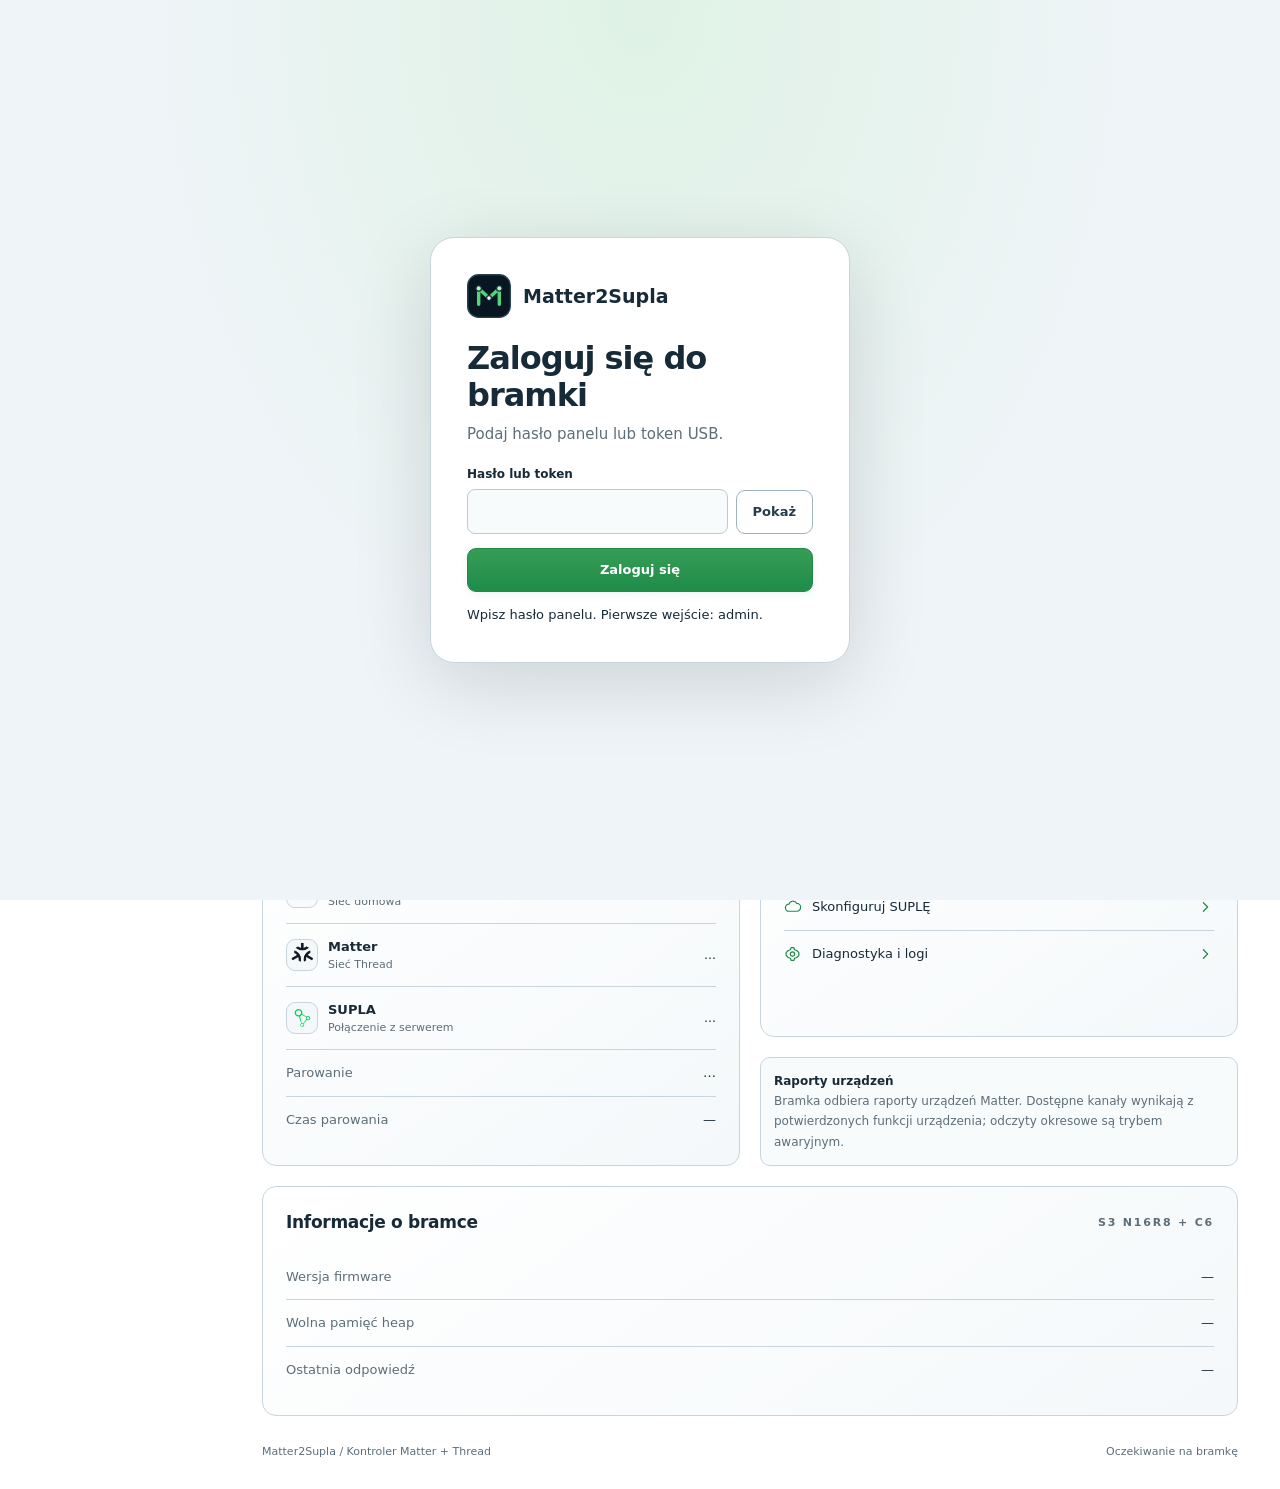
<file: single-usb-rcp-ota/firmware-s3-controller/main/www/index.html>
<!DOCTYPE html><html lang="pl"><head><meta charset="utf-8"><script src="theme.js"></script><meta name="viewport" content="width=device-width,initial-scale=1"><meta name="theme-color" content="#f5f6f8"><link rel="icon" type="image/svg+xml" href="data:image/svg+xml,%3Csvg%20xmlns%3D%22http%3A%2F%2Fwww.w3.org%2F2000%2Fsvg%22%20viewBox%3D%220%200%2064%2064%22%3E%3Crect%20x%3D%221%22%20y%3D%221%22%20width%3D%2262%22%20height%3D%2262%22%20rx%3D%2216%22%20fill%3D%22%23081622%22%20stroke%3D%22%23294052%22%20stroke-width%3D%222%22%2F%3E%3Cpath%20d%3D%22M17%2044V21l15%2014%2015-14v23%22%20fill%3D%22none%22%20stroke%3D%22%2355d47a%22%20stroke-width%3D%225%22%20stroke-linecap%3D%22round%22%20stroke-linejoin%3D%22round%22%2F%3E%3Ccircle%20cx%3D%2217%22%20cy%3D%2221%22%20r%3D%224%22%20fill%3D%22%23b1f3c4%22%2F%3E%3Ccircle%20cx%3D%2247%22%20cy%3D%2221%22%20r%3D%224%22%20fill%3D%22%23b1f3c4%22%2F%3E%3Ccircle%20cx%3D%2232%22%20cy%3D%2235%22%20r%3D%223.5%22%20fill%3D%22%23f4f7fb%22%2F%3E%3C%2Fsvg%3E"><meta name="application-name" content="Matter2Supla"><title>Matter2Supla</title><style>
:root{color-scheme:light;--bg:#f5f6f8;--surface:#fff;--ink:#24332e;--muted:#788780;--line:#e7ece9;--accent:#15785e;--soft:#e9f4ed;--field:#f8faf9;--red:#b34646}:root:is([data-theme=dark],[data-theme=thread]){color-scheme:dark;--bg:#1b2923;--surface:#26382f;--ink:#f2f7f3;--muted:#b3c5b9;--line:#3c5346;--accent:#8cdeb7;--soft:#31533f;--field:#203127;--red:#ff9d9d}*{box-sizing:border-box}body{margin:0;background:var(--bg);color:var(--ink);font:15px/1.5 "Segoe UI",system-ui,sans-serif}button,input,select{font:inherit}button{cursor:pointer}button:disabled{opacity:.45;cursor:wait}button:focus-visible,summary:focus-visible{outline:3px solid #86c8ad;outline-offset:3px}[hidden]{display:none!important}svg{width:20px;height:20px;fill:none;stroke:currentColor;stroke-width:1.7;stroke-linecap:round;stroke-linejoin:round;flex-shrink:0;pointer-events:none}.muted{color:var(--muted)}.small{font-size:13px}.eyebrow{font-size:11px;font-weight:700;text-transform:uppercase;letter-spacing:1.8px;color:var(--muted)}h1,h2,h3,p{margin:0}h1{font-size:32px;letter-spacing:-1px;font-weight:650}h2{font-size:17px;letter-spacing:-.3px}p{color:var(--muted);line-height:1.7}
.sidebar{position:fixed;inset:0 auto 0 0;width:220px;background:var(--surface);border-right:1px solid var(--line);padding:32px 20px;z-index:20;display:flex;flex-direction:column}.brand{display:flex;align-items:center;gap:10px;font-size:18px;font-weight:750;letter-spacing:-.6px}.brand-mark{display:grid;place-items:center;background:#15785e;color:#fff;width:36px;height:36px;border-radius:11px}.brand small{display:block;font-size:10px;letter-spacing:1.4px;color:var(--muted);font-weight:500}.menu-label{margin:43px 12px 13px}.nav-buttons{display:flex;flex-direction:column;gap:7px}.nav-buttons button{display:flex;align-items:center;gap:13px;width:100%;padding:12px 14px;border:0;border-radius:10px;background:transparent;color:var(--muted);text-align:left;font-size:14px}.nav-buttons button.active{background:var(--soft);color:var(--accent);font-weight:650}.nav-buttons button:hover{background:var(--field)}.sidebar-footer{margin-top:auto;border:1px solid var(--line);padding:14px;border-radius:12px}.sidebar-footer p{font-size:12px;margin-top:5px}.dot{width:7px;height:7px;display:inline-block;background:var(--muted);border-radius:50%;margin-right:7px}.dot.live{background:#45bc83;box-shadow:0 0 0 3px #45bc831a}
main{margin-left:220px;padding:0 42px 28px;max-width:1480px}.topbar{min-height:83px;display:flex;align-items:center;justify-content:space-between;border-bottom:1px solid var(--line);gap:12px;margin-bottom:30px}.breadcrumb{font-size:13px;color:var(--muted)}.breadcrumb strong{color:var(--ink);font-weight:500;margin-left:9px}.top-actions{display:flex;align-items:center;gap:14px}.badge{font-size:12px;padding:5px 10px;border:1px solid var(--line);border-radius:20px;display:inline-flex;align-items:center;white-space:nowrap;background:var(--surface)}.icon-btn{width:34px;height:34px;border:1px solid var(--line);background:var(--surface);color:var(--muted);border-radius:10px;display:grid;place-items:center}.page-heading{display:flex;align-items:center;justify-content:space-between;gap:16px;margin-bottom:26px}.page-heading p{font-size:14px;margin-top:5px}.tab{display:none}.tab.active{display:block;animation:appear .2s ease-out}@keyframes appear{from{opacity:.3;transform:translateY(4px)}to{opacity:1;transform:none}}.btn{border:1px solid var(--line);background:var(--surface);color:var(--ink);padding:10px 16px;border-radius:9px;font-size:13px;font-weight:600;display:inline-flex;align-items:center;justify-content:center;gap:8px;min-height:39px}.btn.primary{background:#15785e;border-color:#15785e;color:white;box-shadow:0 3px 7px #15785e1a}.btn:hover{filter:brightness(.96)}.btn.danger{color:var(--red)}.btn.small-btn{padding:7px 11px;min-height:32px;font-size:12px}.btn.full{width:100%;margin-top:14px}.button-row{display:flex;gap:9px;align-items:center;flex-wrap:wrap;margin-top:18px}
.hero{background:#173e30;color:#fff;border-radius:17px;padding:30px 32px;display:grid;grid-template-columns:1.2fr 1fr;gap:30px;overflow:hidden;position:relative}.hero:after{content:"";position:absolute;right:-80px;top:-170px;width:400px;height:400px;border:1px solid #ffffff09;border-radius:50%;pointer-events:none}.hero .eyebrow{color:#8fb7a0;font-size:10px}.hero h2{font-size:28px;letter-spacing:-.7px;line-height:1.3;margin:12px 0 10px}.hero p{color:#a5c6af;font-size:13px;max-width:330px}.hero-status{display:inline-flex;align-items:center;font-size:11px;background:#ffffff0a;border:1px solid #ffffff16;border-radius:20px;padding:5px 10px;margin-top:19px}.network{display:flex;align-items:center;justify-content:center;gap:12px}.network-node{text-align:center}.network-box{width:56px;height:56px;border:1px solid #ffffff21;border-radius:15px;display:grid;place-items:center;background:#ffffff06;margin:auto}.network-box.center{width:76px;height:76px;background:#d9f4df;color:#175e3d;box-shadow:0 0 0 9px #ffffff04}.network-box svg{width:26px;height:26px}.network-node small{display:block;margin-top:12px;color:#a5c6af;font-size:10px}.network-dash{width:26px;border-top:2px dashed #7eaf8955;margin-top:-20px}.stats{display:grid;grid-template-columns:repeat(4,minmax(0,1fr));gap:15px;margin:20px 0}.stat{border:1px solid var(--line);background:var(--surface);border-radius:13px;padding:18px 19px}.stat-top{display:flex;justify-content:space-between;align-items:center;color:var(--muted);font-size:12px}.stat-icon{color:var(--accent);background:var(--soft);width:29px;height:29px;border-radius:8px;display:grid;place-items:center}.stat-icon svg{width:15px;height:15px}.stat-value{display:block;margin-top:9px;font-size:27px;letter-spacing:-1px;font-weight:600;line-height:1.4}.stat-sub{display:block;color:var(--muted);font-size:11px;margin-top:4px}.grid{display:grid;grid-template-columns:1.35fr 1fr;gap:20px}.card{background:var(--surface);border:1px solid var(--line);border-radius:14px;padding:23px;min-width:0;margin-bottom:20px}.card-heading{display:flex;align-items:center;justify-content:space-between;gap:12px;margin-bottom:18px}.card-heading p{font-size:12px;margin-top:4px}.row{display:flex;justify-content:space-between;align-items:center;gap:16px;padding:13px 0;border-bottom:1px solid var(--line);font-size:13px}.row:last-child{border:0}.row>span:first-child{color:var(--muted)}.row>span:last-child{text-align:right;overflow-wrap:anywhere}.connection-label{display:flex;align-items:center;gap:10px}.connection-icon{display:grid;place-items:center;background:var(--field);border:1px solid var(--line);width:32px;height:32px;border-radius:9px;color:var(--muted)}.connection-label small{display:block;font-size:11px;color:var(--muted)}.connection-label strong{font-size:13px;font-weight:550}.connection-value{font-size:12px;max-width:60%}.ok{color:var(--accent)!important}.err{color:var(--red)!important}.hint{background:var(--field);border:1px solid var(--line);border-radius:10px;padding:13px;font-size:12px;color:var(--muted);line-height:1.7}.hint strong{color:var(--ink);font-weight:600}.quick-link{display:flex;align-items:center;justify-content:space-between;width:100%;border:0;border-bottom:1px solid var(--line);padding:13px 0;background:none;color:var(--ink);text-align:left;font-size:13px}.quick-link:last-child{border:0}.quick-link span{display:flex;gap:11px;align-items:center}.quick-link svg{color:var(--accent);width:17px}.footer{display:flex;justify-content:space-between;font-size:11px;color:var(--muted);padding-top:8px;gap:10px}
label{display:block;font-size:12px;font-weight:600;margin:18px 0 6px}input,select{width:100%;padding:11px 12px;border-radius:8px;border:1px solid var(--line);background:var(--field);color:var(--ink);font-size:14px;min-width:0}input:focus,select:focus{outline:2px solid #6abc8e;outline-offset:1px}input::placeholder{color:var(--muted);opacity:.75}.inline{display:flex;gap:8px;align-items:center}.inline input{flex:1}.msg{font-size:13px;margin-top:12px;line-height:1.7;overflow-wrap:anywhere}.msg:empty{display:none}.scanner{border:1px dashed #91b899;border-radius:12px;min-height:170px;background:var(--soft);display:flex;align-items:center;justify-content:center;text-align:center;padding:22px;flex-direction:column;gap:12px;color:var(--accent);margin:20px 0}.scanner>svg{width:35px;height:35px}.scanner p{font-size:12px}details{margin-top:20px}summary{cursor:pointer;font-size:13px;font-weight:600;padding:10px 0}#scan-preview{max-width:100%;max-height:230px;border-radius:10px;display:none;margin:15px auto}ol.steps{padding-left:19px;margin:0;color:var(--muted);font-size:13px}.steps li{padding:8px 0 8px 5px}.steps strong{display:block;color:var(--ink);font-weight:550}.toolbar{display:flex;gap:10px;align-items:center;margin-bottom:20px;flex-wrap:wrap}.toolbar input{flex:1;min-width:150px}.toolbar select{width:auto}.device{padding:18px 0;border-bottom:1px solid var(--line)}.device:last-child{border:0}.device .head{display:flex;align-items:center;justify-content:space-between;gap:12px;font-size:15px;font-weight:600}.node-tag{font-size:11px;font-family:ui-monospace,monospace;color:var(--muted);background:var(--field);padding:4px 8px;border-radius:6px;white-space:nowrap}.device .meta{font-size:11px;color:var(--muted);margin-top:6px}.device .actions{display:flex;gap:8px;align-items:center;margin-top:12px}.device input{flex:1;font-size:13px}.device .del-dev{background:none;color:var(--red)}.wifi{width:100%;text-align:left;background:none;color:var(--ink);border:0;border-bottom:1px solid var(--line);padding:12px 0;display:flex;justify-content:space-between;gap:8px;font-size:13px;cursor:pointer}.wifi .rssi{color:var(--muted)}pre#logs{white-space:pre-wrap;word-break:break-word;font:12px/1.8 ui-monospace,Consolas,monospace;max-height:360px;overflow:auto;background:#12221a;color:#aacdb4;border-radius:10px;padding:18px;margin:0;min-height:130px}.log-tools{display:flex;align-items:center;gap:8px;flex-wrap:wrap;margin-bottom:12px}.log-tools input{flex:1;min-width:130px;font-size:12px}.toast{position:fixed;right:28px;bottom:28px;max-width:350px;background:var(--ink);color:var(--surface);border-radius:10px;padding:12px 18px;box-shadow:0 8px 35px #0002;z-index:60;font-size:13px}.demo-notice{border:1px solid #dfcda0;background:#fff7e6;color:#775719;padding:10px 14px;font-size:12px;border-radius:10px;margin-bottom:20px}.empty{padding:30px 8px;text-align:center;color:var(--muted);font-size:13px}
@media(max-width:1100px){.sidebar{width:185px;padding:30px 14px}main{margin-left:185px;padding:0 25px 25px}.hero{padding:25px;gap:12px}.network{gap:6px}.network-dash{width:13px}.network-box{width:43px;height:43px}.network-box.center{width:60px;height:60px}.stats{gap:10px}.stat{padding:15px}}
@media(max-width:760px){.sidebar{inset:auto 0 0;width:100%;height:69px;padding:0;border-right:0;border-top:1px solid var(--line)}.brand,.menu-label,.sidebar-footer{display:none}.nav-buttons{flex-direction:row;gap:0;height:100%}.nav-buttons button{flex:1;flex-direction:column;justify-content:center;gap:4px;border-radius:0;padding:8px 2px;font-size:10px}.nav-buttons button.active{background:transparent;box-shadow:inset 0 2px var(--accent)}.nav-buttons svg{width:18px;height:18px}main{margin:0;padding:0 18px 92px}.topbar{min-height:63px;margin-bottom:22px}.top-actions{gap:8px}.breadcrumb{font-size:12px}.topbar .badge{font-size:10px;padding:4px 7px}.page-heading{margin-bottom:19px;align-items:flex-start}h1{font-size:27px}.page-heading p{font-size:12px}.page-heading .btn{padding:8px 11px;font-size:11px;min-height:35px}.hero{padding:23px;grid-template-columns:1fr}.hero h2{font-size:25px}.hero p{font-size:12px}.network{display:none}.hero-status{margin-top:15px}.stats{grid-template-columns:repeat(2,minmax(0,1fr));gap:10px;margin:15px 0}.stat{padding:15px}.stat-value{font-size:25px}.grid{display:block}.card{padding:19px;margin-bottom:15px}.connection-value{max-width:55%;font-size:11px}.footer{font-size:10px}.toast{bottom:83px;left:18px;right:18px;max-width:none}.device .actions{flex-wrap:wrap}.device input{flex-basis:100%}.toolbar select{max-width:140px}.eyebrow{font-size:10px}}
/* Equal card tracks and shared spacing across desktop and mobile. */
.stats{grid-auto-rows:1fr}.stat{display:grid;grid-template-rows:29px 38px 16px;gap:9px;min-height:139px}.stat-value{margin:0;line-height:38px;white-space:nowrap;font-size:clamp(21px,2.4vw,27px)}.stat-sub{margin:0;line-height:16px;overflow:hidden;text-overflow:ellipsis;white-space:nowrap}.stat-top{min-height:29px}
.grid{grid-template-columns:repeat(2,minmax(0,1fr));align-items:stretch;margin-bottom:20px}.grid>.card{margin-bottom:0}.grid>div:not(.card){display:flex;flex-direction:column;gap:20px}.grid>div:not(.card)>.card{margin-bottom:0;flex:1}.grid>div:not(.card)>.hint{margin-top:0}
:root:is([data-theme=dark],[data-theme=thread]) .hero{background:#28553f;border:1px solid #426c54}:root:is([data-theme=dark],[data-theme=thread]) pre#logs{background:#1c3025;color:#c3dfcb}:root:is([data-theme=dark],[data-theme=thread]) .demo-notice{background:#3d3d2c;border-color:#666246;color:#e6ddb4}
@media(max-width:760px){.grid{display:grid;grid-template-columns:minmax(0,1fr);gap:15px;margin-bottom:15px}.grid>div:not(.card){gap:15px}.stat{padding:15px;min-height:133px}.stat-value{font-size:25px}.page-heading>div{min-width:0}.page-heading>.btn{flex-shrink:0}.page-heading p{max-width:270px}}
@media(prefers-reduced-motion:reduce){.tab.active{animation:none}}

.topology-hero{display:block;padding:25px 30px 18px;background:#244b38}.topology-hero:after{display:none}.topology-heading{display:flex;align-items:center;justify-content:space-between;gap:20px}.topology-heading h2{font-size:23px;margin:8px 0 0}.topology-heading .hero-status{margin:0;flex-shrink:0}.topology{display:block;width:100%;height:auto;max-height:245px;margin:15px auto 0;stroke:none;overflow:visible}.topology-caption{display:flex;justify-content:space-between;font-size:11px;color:#a2c6af;padding:0 2px}:root:is([data-theme=dark],[data-theme=thread]) .topology-hero{background:#2b523e}
@media(max-width:760px){.topology-hero{padding:22px 18px 17px}.topology-heading{display:block}.topology-heading h2{font-size:22px}.topology-heading .hero-status{margin-top:13px}.topology{margin-top:12px;min-height:135px}.topology-caption{font-size:10px;gap:12px}.topology-caption span:last-child{text-align:right}.page-heading h1{font-size:28px}}


/* One graphite palette in dark mode. Brand assets retain their original colors. */
:root:is([data-theme=dark],[data-theme=thread]){--bg:#202226;--surface:#2c2f34;--ink:#f3f4f6;--muted:#b7bcc5;--line:#454a53;--accent:#a5ddba;--soft:#383d44;--field:#25282d;--red:#f2a2a7;--diagram-panel:#35393f;--diagram-border:#69707a;--diagram-label:#c5cad2;--diagram-ink:#f0f2f5;--diagram-line:#a1a9b5;--diagram-packet:#e5e9ef;--diagram-mesh:#ced3da;--diagram-glow:#c1c7d0;--gateway-top:#f1f3f6;--gateway-bottom:#ccd1d9;--gateway-border:#e1e5eb;--gateway-ink:#353d48;--gateway-muted:#626b79;--matter-panel:#eef1f5}
:root:is([data-theme=dark],[data-theme=thread]) .hero,:root:is([data-theme=dark],[data-theme=thread]) .topology-hero{background:#32363c;border:1px solid #4b515b}
:root:is([data-theme=dark],[data-theme=thread]) .hero .eyebrow,:root:is([data-theme=dark],[data-theme=thread]) .topology-caption{color:#bcc3cd}
:root:is([data-theme=dark],[data-theme=thread]) .hero p{color:#c1c7d0}:root:is([data-theme=dark],[data-theme=thread]) .brand-mark{background:#4c535e}
:root:is([data-theme=dark],[data-theme=thread]) .btn.primary{background:#535c68;border-color:#6b7584;color:#fff;box-shadow:0 3px 7px #0002}
:root:is([data-theme=dark],[data-theme=thread]) pre#logs{background:#1e2126;color:#ccd2dc}
:root:is([data-theme=dark],[data-theme=thread]) .demo-notice{background:#383c43;border-color:#59606b;color:#dce0e7}

/* Neutral light appearance; both brand panels use the same light surface. */
:root:not([data-theme=dark]):not([data-theme=thread]){--diagram-panel:#f2f4f7;--diagram-border:#dce1e8;--diagram-label:#6d7784;--diagram-ink:#354151;--diagram-line:#a2acb8;--diagram-packet:#6d7b8e;--diagram-mesh:#8f9bab;--diagram-glow:#9da9b9;--gateway-top:#ffffff;--gateway-bottom:#e9edf3;--gateway-border:#dce1e8;--gateway-ink:#354151;--gateway-muted:#647180;--matter-panel:#f2f4f7}
:root:not([data-theme=dark]):not([data-theme=thread]) .topology-hero{background:#fff;border:1px solid var(--line);color:var(--ink)}
:root:not([data-theme=dark]):not([data-theme=thread]) .topology-heading h2{color:var(--ink)}
:root:not([data-theme=dark]):not([data-theme=thread]) .topology-hero .eyebrow,:root:not([data-theme=dark]):not([data-theme=thread]) .topology-caption{color:var(--muted)}
:root:not([data-theme=dark]):not([data-theme=thread]) .hero-status{color:#566273;background:#f5f7f9;border-color:#e1e6ec}

/* Soft neutral light mode, no beige or pure-white glare. */
:root:not([data-theme=dark]):not([data-theme=thread]){--bg:#e9ebee;--surface:#f1f2f4;--ink:#30363d;--muted:#737b86;--line:#d4d8de;--field:#e7e9ed;--soft:#e2e9e5;--diagram-panel:#e5e8ed;--diagram-border:#cbd1d9;--diagram-label:#707b89;--diagram-line:#9ba6b5;--diagram-packet:#748294;--diagram-mesh:#929eae;--gateway-top:#f3f4f6;--gateway-bottom:#dbe0e7;--gateway-border:#d0d6df;--gateway-ink:#384454;--gateway-muted:#687585;--matter-panel:#e5e8ed}
:root:not([data-theme=dark]):not([data-theme=thread]) .topology-hero{background:var(--surface);border-color:var(--line)}
:root:not([data-theme=dark]):not([data-theme=thread]) .hero-status{color:#616b79;background:#e6e9ed;border-color:#d1d7df}
:root:not([data-theme=dark]):not([data-theme=thread]) .demo-notice{background:#e0e4ea;border-color:#cbd1da;color:#5e6878}

/* Third palette: original Thread Border Router portal colors. */
:root[data-theme=thread]{--bg:#142324;--surface:#1c2e2f;--ink:#dfebe5;--muted:#a3b8b0;--line:#304544;--accent:#79c6a0;--soft:#263f35;--field:#182829;--red:#ffadad;--diagram-panel:#223839;--diagram-border:#4d6d67;--diagram-label:#b0c9c0;--diagram-ink:#dfebe5;--diagram-line:#729b8e;--diagram-packet:#a6dfc0;--diagram-mesh:#a8cabc;--diagram-glow:#79c6a0;--gateway-top:#eef4f0;--gateway-bottom:#ccdbd3;--gateway-border:#dce7df;--gateway-ink:#2c4940;--gateway-muted:#557166;--matter-panel:#e8eeeb}
:root[data-theme=thread] .hero,:root[data-theme=thread] .topology-hero{background:#1c2e2f;border-color:#304544}
:root[data-theme=thread] .hero .eyebrow,:root[data-theme=thread] .topology-caption,:root[data-theme=thread] .hero p{color:#a3b8b0}
:root[data-theme=thread] .brand-mark{background:#304b40}
:root[data-theme=thread] .btn.primary{background:#5dab86;border-color:#5dab86;color:#102b21}
:root[data-theme=thread] pre#logs{background:#102022;color:#b6d7c8}
:root[data-theme=thread] .demo-notice{background:#223637;border-color:#3e5b55;color:#c0d5ca}
.theme-select{width:auto;max-width:140px;min-height:38px;padding:7px 28px 7px 11px;background:var(--surface);border-color:var(--line);color:var(--ink);font-size:13px;cursor:pointer}
@media(max-width:760px){.theme-select{max-width:118px;font-size:12px;padding:7px 5px;min-height:34px}.top-actions{gap:6px}}

/* Bidirectional data lanes: fixed filled arrowheads, one softly fading packet per lane. */
.topology .flow-tracks{opacity:.5}.topology .flow-track-return{opacity:.65}
.topology .flow-arrows{fill:var(--diagram-line);opacity:.8}.topology .flow-arrow-return{opacity:.7}
.topology .flow{opacity:0;stroke-dasharray:11 89;stroke-dashoffset:0;animation:none}
.topology-hero.is-connected .flow{opacity:.95;animation:data-flow 2.8s linear infinite}
.topology-hero.is-connected .flow-commands{animation-duration:3.4s;animation-delay:-1.7s;opacity:.7}
.topology-hero.is-connected .flow-readings.flow-next{animation-delay:-1.4s}
.topology-hero.is-connected .flow-commands.flow-next{animation-delay:-.3s}
@keyframes data-flow{to{stroke-dashoffset:-100}}
@media(prefers-reduced-motion:reduce){.topology-hero.is-connected .flow{animation:none;opacity:0}.topology-hero.is-connected .flow-arrows{fill:var(--accent)}}

/* LibreEcho-inspired navy palette; replaces the former graphite variant only. */
:root[data-theme=dark]{--bg:#081622;--surface:#102131;--ink:#f4f7fb;--muted:#aeb9c7;--line:#294052;--accent:#55d47a;--soft:#133b2c;--field:#0b1a27;--red:#ff9d9d;--diagram-panel:#14283a;--diagram-border:#294052;--diagram-label:#aeb9c7;--diagram-ink:#f4f7fb;--diagram-line:#6f90aa;--diagram-packet:#55d47a;--diagram-mesh:#5b8db3;--diagram-glow:#55d47a;--gateway-top:#eff5fa;--gateway-bottom:#d6e3ef;--gateway-border:#dce7f0;--gateway-ink:#163047;--gateway-muted:#577086;--matter-panel:#eef3f7}
:root[data-theme=dark] body{background:radial-gradient(circle at 58% 6%,#14233d 0,#0a1926 35%,#07131e 100%);background-attachment:fixed}
:root[data-theme=dark] .sidebar{background:linear-gradient(#051622fa,#071825f5);border-color:#263b4d}
:root[data-theme=dark] .card,:root[data-theme=dark] .stat{background:linear-gradient(145deg,#142839eb,#0a1926ed);border-color:#294052}
:root[data-theme=dark] .hero,:root[data-theme=dark] .topology-hero{background:radial-gradient(circle at 76% 24%,#2c426744,transparent 45%),linear-gradient(145deg,#16283a,#102030);border-color:#294052}
:root[data-theme=dark] .hero .eyebrow,:root[data-theme=dark] .topology-caption,:root[data-theme=dark] .hero p{color:#aeb9c7}
:root[data-theme=dark] .brand-mark{background:#133b2c;color:#71df90;border:1px solid #294f3b}
:root[data-theme=dark] .nav-buttons button.active,:root[data-theme=dark] .nav-buttons button.active:hover{background:linear-gradient(90deg,#133b2c,#12332d);color:#71df90}
:root[data-theme=dark] .nav-buttons button:hover{background:#14283a}
:root[data-theme=dark] .btn.primary{background:linear-gradient(#369d55,#1f8c4a);border-color:#3ecb69;color:#f4f7fb;box-shadow:0 3px 10px #0002}
:root[data-theme=dark] .btn:not(.primary),:root[data-theme=dark] .theme-select{background:#0b1a27;border-color:#294052}
:root[data-theme=dark] .hero-status{background:#143225;border-color:#315b42;color:#75df93}
:root[data-theme=dark] .demo-notice{background:#0d1d2a;border-color:#294052;color:#aeb9c7}
:root[data-theme=dark] pre#logs{background:#081622;border:1px solid #294052;color:#c7d9e7}
:root[data-theme=dark] .dot.live{background:#55d47a;box-shadow:0 0 0 3px #55d47a1a}
:root[data-theme=dark] input:focus,:root[data-theme=dark] select:focus{outline-color:#55d47a}

/* Reuse the original embedded brand artwork in the connection rows. */
.connection-icon.brand-connection-icon{background:var(--matter-panel,#eef3f7);border:1px solid var(--gateway-border,#dce7f0)}
.connection-icon.brand-connection-icon svg{width:24px;height:24px;stroke:none;fill:none;overflow:hidden}

/* Own Matter2Supla mark and compact wordmark; shared with the favicon. */
.brand{gap:10px;min-width:0}.sidebar .brand .brand-mark{display:grid;place-items:center;width:38px;height:38px;flex:0 0 38px;padding:0;border:0;background:none;color:inherit;border-radius:0}
.brand .brand-mark svg{display:block;width:100%;height:100%;stroke:none;fill:none}
.brand .brand-copy{min-width:0}.brand .brand-name{display:block;white-space:nowrap;font-size:19px;font-weight:700;letter-spacing:-.65px;line-height:1.3}
.brand .brand-link{color:var(--accent)}.brand small{font-size:9px;letter-spacing:1.6px;line-height:1.5;margin-top:4px;white-space:nowrap}
.topbar-brand{display:none}
@media(min-width:761px) and (max-width:1100px){.brand .brand-mark{width:32px;height:32px;flex-basis:32px}.brand .brand-name{font-size:17px}.brand{gap:8px}}
@media(max-width:760px){.breadcrumb{display:flex;align-items:center;gap:7px}.topbar-brand{display:block;width:27px;height:27px;stroke:none;flex-shrink:0}.breadcrumb strong{margin-left:0}.breadcrumb-prefix{display:none}}

/* LibreEcho light palette: cool surfaces, blue-grey borders and green accents. */
:root:not([data-theme=dark]):not([data-theme=thread]){--bg:#eef4f7;--surface:#ffffff;--ink:#172a38;--muted:#5d6e79;--line:#c8d5dd;--accent:#218a49;--soft:#dff2e5;--field:#f8fbfc;--red:#a63d43;--diagram-panel:#e7eef4;--diagram-border:#c8d5dd;--diagram-label:#5d6e79;--diagram-ink:#172a38;--diagram-line:#7993a6;--diagram-packet:#218a49;--diagram-mesh:#9bb1c0;--diagram-glow:#b7ccde;--gateway-top:#f9fbfd;--gateway-bottom:#e7eef4;--gateway-border:#c8d5dd;--gateway-ink:#233e4c;--gateway-muted:#5d6e79;--matter-panel:#f4f8fa}
:root:not([data-theme=dark]):not([data-theme=thread]) body{background:radial-gradient(circle at 58% 4%,#fff 0,#eef4f7 42%,#e5edf1 100%);background-attachment:fixed}
:root:not([data-theme=dark]):not([data-theme=thread]) .sidebar{background:linear-gradient(#fbfdfe,#f0f5f7);border-color:#c8d5dd}
:root:not([data-theme=dark]):not([data-theme=thread]) .card,:root:not([data-theme=dark]):not([data-theme=thread]) .stat{background:linear-gradient(145deg,#fff,#f4f8fa);border-color:#c8d5dd}
:root:not([data-theme=dark]):not([data-theme=thread]) .hero,:root:not([data-theme=dark]):not([data-theme=thread]) .topology-hero{background:radial-gradient(circle at 76% 24%,#b7ccdea6,transparent 38%),linear-gradient(145deg,#f9fbfd,#e7eef4);border-color:#c8d5dd;color:#172a38}
:root:not([data-theme=dark]):not([data-theme=thread]) .nav-buttons button.active,:root:not([data-theme=dark]):not([data-theme=thread]) .nav-buttons button.active:hover{background:linear-gradient(90deg,#ccebd7,#dff2e5);color:#155f32}
:root:not([data-theme=dark]):not([data-theme=thread]) .nav-buttons button:hover{background:#e7eef4}
:root:not([data-theme=dark]):not([data-theme=thread]) .btn.primary{background:linear-gradient(#369d55,#1f8c4a);border-color:#218a49;color:#fff;box-shadow:0 3px 10px #1f8c4a12}
:root:not([data-theme=dark]):not([data-theme=thread]) .btn:not(.primary),:root:not([data-theme=dark]):not([data-theme=thread]) .theme-select{background:#fff;border-color:#9fb3be;color:#233e4c}
:root:not([data-theme=dark]):not([data-theme=thread]) .btn.danger{color:var(--red)}
:root:not([data-theme=dark]):not([data-theme=thread]) .hero-status{background:#dff2e5;border-color:#b4d9c2;color:#155f32}
:root:not([data-theme=dark]):not([data-theme=thread]) .demo-notice{background:#eef4f7;border-color:#c8d5dd;color:#5d6e79}
:root:not([data-theme=dark]):not([data-theme=thread]) pre#logs{background:#f8fbfc;border:1px solid #b9cbd4;color:#172a38}
:root:not([data-theme=dark]):not([data-theme=thread]) input,:root:not([data-theme=dark]):not([data-theme=thread]) select{border-color:#b9cbd4}
:root:not([data-theme=dark]):not([data-theme=thread]) input:focus,:root:not([data-theme=dark]):not([data-theme=thread]) select:focus{outline-color:#218a49}

/* Match the IP status box and theme selector as an equal pair. */
.topbar .top-actions{display:grid;grid-template-columns:repeat(2,minmax(0,1fr));width:244px;gap:10px;align-items:center;flex:0 0 auto}
:root .topbar .top-actions>:is(.badge,.theme-select){box-sizing:border-box;width:100%;min-width:0;max-width:none;height:36px;min-height:36px;margin:0;padding:0 10px;border:1px solid var(--line);border-radius:10px;background:var(--surface);font-size:12px;line-height:1.2}
.topbar .top-actions>.badge{display:flex;align-items:center;justify-content:center}
.topbar .top-actions>.theme-select{text-align:center;text-align-last:center}
.topbar #hdr-info{min-width:0;overflow:hidden;text-overflow:ellipsis;white-space:nowrap}
.topbar .top-actions .dot{flex-shrink:0;margin-right:6px}
@media(max-width:760px){.topbar .top-actions{width:224px;gap:8px}:root .topbar .top-actions>:is(.badge,.theme-select){height:34px;min-height:34px;padding:0 8px;font-size:11px}}
@media(max-width:420px){.topbar .top-actions{width:202px;gap:6px}.topbar .breadcrumb-prefix{display:none}}

/* Access screen shares the selected panel palette. */
#panel-login[hidden]{display:none}
#panel-login{position:fixed;inset:0;z-index:9999;display:grid;place-items:center;padding:20px;background:radial-gradient(ellipse at 50% 0%,var(--soft),transparent 55%),var(--bg);overflow:auto}
#panel-login-form{width:min(100%,420px);margin:auto;padding:clamp(22px,6vw,36px);border-radius:24px;background:var(--surface);box-shadow:0 20px 80px rgba(4,15,25,.14)}
.login-brand{display:flex;align-items:center;gap:12px;font-size:19px;font-weight:750}
.login-brand svg{width:44px;height:44px;flex:0 0 auto}
#panel-login-form h1{font-size:clamp(26px,7vw,32px);line-height:1.15;margin:22px 0 9px}
#panel-login-form p{line-height:1.5;color:var(--muted);margin:0 0 20px}
.login-password{display:grid;grid-template-columns:minmax(0,1fr) auto;align-items:center;gap:8px}
.login-password .btn,#panel-login-form button[type=submit]{min-height:44px;justify-content:center}
#panel-login-form button[type=submit]{width:100%;margin-top:14px}
#panel-login-form #panel-setup{margin-top:18px;padding-top:12px;border-top:1px solid var(--line)}
#panel-login-msg{min-height:20px;margin-top:12px}

/* Matter controls and live endpoint diagnostics. */
.matter-actions{display:grid;grid-template-columns:repeat(3,minmax(0,1fr));gap:10px;align-items:stretch;max-width:840px;margin:16px 0}.matter-actions.ota-actions{grid-template-columns:repeat(2,minmax(0,1fr));max-width:560px}.matter-actions .btn.small-btn{width:100%;min-height:44px;padding:10px 14px;line-height:1.35;white-space:normal}.matter-actions .btn:disabled{cursor:not-allowed}
.live-values{display:grid;grid-template-columns:repeat(3,minmax(0,1fr));gap:12px;margin:16px 0}.live-value{padding:16px;background:var(--field);border:1px solid var(--line);border-radius:12px;min-width:0}.live-value strong{display:block;font-size:25px;line-height:1.4;font-weight:650;margin:6px 0}.live-value small,.live-details{font-size:12px;color:var(--muted);line-height:1.7}.live-details{display:flex;gap:6px 18px;flex-wrap:wrap}.live-device-summary+.live-device-summary{border-top:1px solid var(--line);margin-top:22px;padding-top:22px}.live-signal{height:5px;background:var(--line);border-radius:8px;overflow:hidden;margin:8px 0}.live-signal span{display:block;height:100%;background:var(--accent)}
@media(max-width:640px){.matter-actions,.matter-actions.ota-actions{grid-template-columns:1fr;max-width:none}.live-values{grid-template-columns:1fr}.live-value strong{font-size:23px}}

.live-values.electrical{grid-template-columns:repeat(4,minmax(0,1fr))}.electrical .live-state{grid-column:1/-1;display:flex;align-items:center;justify-content:space-between;gap:12px;flex-wrap:wrap}.electrical .live-state strong{font-size:20px;margin:0}.electrical .live-value strong{overflow-wrap:anywhere}@media(max-width:1000px){.live-values.electrical{grid-template-columns:repeat(2,minmax(0,1fr))}}@media(max-width:640px){.live-values.electrical{grid-template-columns:1fr}.electrical .live-state{display:block}}
details.device>summary{cursor:pointer;list-style:none;padding:12px 0}details.device>summary:before{content:"▸";color:var(--accent);margin-right:10px}details.device[open]>summary:before{content:"▾"}details.live-device-summary>summary{cursor:pointer;padding:14px 0}#gateway-diagnostics,#update-status,#backup-preview,#mqtt-status{white-space:pre-wrap;overflow-wrap:anywhere}#tabs{overflow:auto}#tabs button{flex-shrink:0}
@media(max-width:760px){#tabs{display:flex;flex-direction:row;overflow-x:auto;justify-content:flex-start}#tabs button{flex:0 0 88px;min-width:88px}}

@media(max-width:760px){#tabs button{display:flex;flex-direction:column;align-items:center;justify-content:center;gap:4px;flex:0 0 100px;min-width:100px;padding:8px 4px;line-height:1.15}#tabs button svg{width:20px;height:20px;flex:0 0 20px}#tabs button span{display:block;width:100%;min-width:0;white-space:normal;overflow-wrap:normal;text-align:center;font-size:11px;line-height:1.15}}

/* Compact device rows: name stays next to disclosure, metadata at the right. */
#devices details.device{margin:0;padding:4px 0;min-height:0}
#devices details.device>summary.head{display:grid;grid-template-columns:12px minmax(0,1fr) auto;gap:10px;align-items:center;padding:10px 0;min-height:40px;text-align:left}
#devices details.device>summary.head:before{margin:0}
#devices details.device>summary.head>span:first-of-type{min-width:0;overflow:hidden;text-overflow:ellipsis;white-space:nowrap;text-align:left}
#devices details.device .actions .dev-name{flex:0 1 360px;width:min(100%,360px);max-width:360px}
@media(max-width:540px){#devices details.device>summary.head{grid-template-columns:12px minmax(0,1fr);gap:6px 8px}#devices details.device>summary.head>.node-tag{grid-column:2;justify-self:start}#devices details.device .actions .dev-name{flex-basis:100%;width:100%;max-width:none}}

/* Mobile drawer replaces the old bottom scrolling tab strip. */
.mobile-menu-toggle,.mobile-menu-close,.mobile-menu-backdrop{display:none}
@media(max-width:760px){
 .mobile-menu-toggle{display:inline-flex;align-items:center;justify-content:center;width:44px;height:44px;padding:10px;border:1px solid var(--line);border-radius:10px;background:var(--surface);color:var(--ink)}
 .mobile-menu-toggle svg{width:22px;height:22px}
 .sidebar{position:fixed;display:flex;flex-direction:column;inset:0 auto 0 0;width:min(290px,86vw);height:100vh;height:100dvh;max-height:none;padding:24px 18px;border-top:0;border-right:1px solid var(--line);z-index:60;transform:translateX(-101%);visibility:hidden;transition:transform .18s ease,visibility .18s;overflow-y:auto;overscroll-behavior:contain;box-shadow:12px 0 40px #0004}
 :root[data-nav-open=true] .sidebar{transform:translateX(0);visibility:visible}
 .sidebar .brand,.sidebar .menu-label,.sidebar .sidebar-footer{display:flex}
 .sidebar .brand{padding-right:28px}.sidebar .menu-label{margin:28px 12px 12px}.sidebar .sidebar-footer{display:block;margin-top:24px}
 .mobile-menu-close{display:flex;position:absolute;right:12px;top:16px;align-items:center;justify-content:center;width:40px;height:40px;padding:0;border:1px solid var(--line);border-radius:9px;background:var(--field);color:var(--ink);font-size:26px;line-height:1}
 .mobile-menu-backdrop{display:block;position:fixed;inset:0;z-index:50;border:0;background:#0008;padding:0;cursor:pointer}
 .mobile-menu-backdrop[hidden]{display:none}
 #tabs{display:flex;flex-direction:column;overflow:visible;gap:5px;height:auto;justify-content:flex-start}
 #tabs button{display:flex;flex:0 0 auto;flex-direction:row;align-items:center;justify-content:flex-start;gap:13px;width:100%;min-width:0;min-height:46px;padding:11px 12px;border-radius:10px;font-size:14px;line-height:1.3;box-shadow:none}
 #tabs button svg{width:20px;height:20px;flex:0 0 20px}
 #tabs button span{display:inline;min-width:0;width:auto;white-space:normal;text-align:left;font-size:14px;line-height:1.3}
 #tabs button.active{background:var(--soft);box-shadow:none}
 main{margin:0;padding-bottom:24px}
 .topbar{display:grid;grid-template-columns:44px minmax(0,1fr);gap:8px 12px;align-items:center;position:sticky;top:0;z-index:35;background:var(--bg);padding:10px 0;min-height:0}
 .topbar .breadcrumb{min-width:0}.topbar .top-actions{grid-column:1/-1;width:100%;gap:8px}
 :root[data-nav-open=true],:root[data-nav-open=true] body{overflow:hidden}
 .toast{bottom:20px}
}
@media(prefers-reduced-motion:reduce){.sidebar{transition:none}}

/* Stable sidebar selection: text weight and available width do not change on click. */
#tabs button{font-weight:600}
@media(min-width:761px){
 .sidebar{padding-top:24px;padding-bottom:24px}
 .sidebar .menu-label{margin-top:28px;margin-bottom:12px}
 #tabs{gap:5px;min-height:0;overflow-x:hidden;overflow-y:auto;scrollbar-gutter:stable}
 #tabs button{min-height:44px;padding:10px;gap:10px;line-height:1.35}
 #tabs button span{min-width:0}
 #tabs button svg{flex:0 0 20px}
 .sidebar .sidebar-footer{flex-shrink:0}
}

/* Diagnostics: labelled rows, grouped for scanning instead of a monospaced paragraph. */
.gateway-diagnostics{display:grid;grid-template-columns:repeat(2,minmax(0,1fr));gap:24px;white-space:normal!important}
.diagnostic-section{min-width:0}.diagnostic-section h2{font-size:16px;margin:0 0 12px}
.diagnostic-section dl{margin:0}.diagnostic-row{display:grid;grid-template-columns:minmax(110px,.85fr) minmax(0,1.15fr);gap:14px;padding:12px 0;border-top:1px solid var(--line);align-items:start}
.diagnostic-row dt{color:var(--muted);font-size:13px;line-height:1.5}.diagnostic-row dd{margin:0;text-align:right;font-size:14px;font-weight:550;line-height:1.5;font-variant-numeric:tabular-nums;overflow-wrap:anywhere}
.diagnostic-row .diagnostic-ok{color:var(--accent)}.diagnostic-row .diagnostic-warn{color:var(--red)}
@media(max-width:900px){.gateway-diagnostics{grid-template-columns:1fr;gap:24px}}
@media(max-width:420px){.diagnostic-row{grid-template-columns:minmax(95px,.8fr) minmax(0,1.2fr);gap:10px}}

.electrical .live-state{display:grid;grid-template-columns:minmax(0,1fr) minmax(0,16rem);align-items:start;gap:8px 16px;padding:12px 16px}
.relay-state>small{display:block}.electrical .relay-state>strong{display:block;margin:5px 0 0;font-size:24px}
.relay-controls{min-width:0}.relay-buttons{display:grid;grid-template-columns:repeat(2,minmax(0,1fr));gap:6px}
.relay-buttons .relay-button{width:100%;min-width:0;min-height:44px;padding:8px 6px;justify-content:center}
.relay-buttons .relay-selected,.relay-buttons .relay-selected:disabled{opacity:1;background:var(--soft);border-color:var(--line);color:var(--accent)}
.live-value .relay-feedback{display:block;min-block-size:1.6em;margin-top:4px}
.live-value .relay-details{display:flex;flex-wrap:wrap;gap:2px 16px;grid-column:1/-1;border-top:1px solid var(--line);padding-top:7px}
.relay-details>span{white-space:nowrap}
@media(max-width:640px){.electrical .live-state{grid-template-columns:minmax(0,1fr);gap:8px}.relay-controls{width:100%}}

#gateway-sidebar-label,#gateway-label{overflow:hidden;text-overflow:ellipsis;white-space:nowrap}
#gateway-label{max-width:16ch}
.matter-capabilities{margin:16px 0 6px;padding:14px;border:1px solid var(--line);border-radius:12px;background:var(--field)}.matter-capabilities>summary{font-weight:700;overflow-wrap:anywhere}
#tabs .nav-add-short{display:none}
@media(max-width:640px){
  #tab-add .scanner{display:grid;grid-template-columns:28px minmax(0,1fr);gap:10px;min-height:0;padding:14px;text-align:left}
  #tab-add .scanner>svg{width:28px;height:28px;align-self:start}
  #tab-add #btn-scan{grid-column:1/-1}
  #tab-add #btn-scan,#tab-add #btn-add{width:100%;min-height:44px;justify-content:center}
}
@media(max-width:850px){#tabs .nav-add-full{display:none}#tabs .nav-add-short{display:inline;white-space:nowrap}}
</style></head><body><div id="panel-login" role="dialog" aria-modal="true" aria-labelledby="panel-login-title"><form id="panel-login-form" class="card"><div class="login-brand"><svg viewBox="0 0 64 64" aria-hidden="true"><use href="#m2s-brand-mark"/></svg><span>Matter2Supla</span></div><h1 id="panel-login-title">Zaloguj się do bramki</h1><p>Podaj hasło panelu lub token USB.</p><label for="panel-token">Hasło lub token</label><div class="login-password"><input id="panel-token" type="password" autocomplete="current-password" spellcheck="false" maxlength="64" required><button type="button" class="btn" id="panel-token-reveal" aria-controls="panel-token" aria-pressed="false">Pokaż</button></div><button type="submit" class="btn primary" id="panel-submit">Zaloguj się</button><div id="panel-setup" hidden><label for="panel-setup-new">Nowe hasło (8–64 znaki ASCII, bez spacji)</label><input id="panel-setup-new" type="password" autocomplete="new-password" minlength="8" maxlength="64"><label for="panel-setup-repeat">Powtórz hasło</label><input id="panel-setup-repeat" type="password" autocomplete="new-password" minlength="8" maxlength="64"><button id="btn-panel-setup" type="button" class="btn primary">Ustaw hasło</button></div><div id="panel-login-msg" class="msg" role="status"></div></form></div>
<svg hidden aria-hidden="true"><defs>
<symbol id="m2s-brand-mark" viewBox="0 0 64 64"><rect x="1" y="1" width="62" height="62" rx="16" fill="#081622" stroke="#294052" stroke-width="2"/><path d="M17 44V21l15 14 15-14v23" fill="none" stroke="#55d47a" stroke-width="5" stroke-linecap="round" stroke-linejoin="round"/><circle cx="17" cy="21" r="4" fill="#b1f3c4"/><circle cx="47" cy="21" r="4" fill="#b1f3c4"/><circle cx="32" cy="35" r="3.5" fill="#f4f7fb"/></symbol>
<symbol id="i-bridge" viewBox="0 0 24 24"><path d="M4 16V8m16 8V8M4 12c5 0 3-6 8-6s3 6 8 6M4 12c5 0 3 6 8 6s3-6 8-6"/></symbol>
<symbol id="i-grid" viewBox="0 0 24 24"><rect x="3" y="3" width="7" height="7" rx="2"/><rect x="14" y="3" width="7" height="7" rx="2"/><rect x="3" y="14" width="7" height="7" rx="2"/><rect x="14" y="14" width="7" height="7" rx="2"/></symbol>
<symbol id="i-plus" viewBox="0 0 24 24"><path d="M12 5v14M5 12h14"/></symbol>
<symbol id="i-device" viewBox="0 0 24 24"><rect x="5" y="3" width="14" height="18" rx="4"/><path d="M9 8v3m6-3v3M10 16h4"/></symbol>
<symbol id="i-cloud" viewBox="0 0 24 24"><path d="M7 18a5 5 0 1 1 0-10 6 6 0 0 1 11-1 5.5 5.5 0 0 1 0 11Z"/></symbol>
<symbol id="i-settings" viewBox="0 0 24 24"><path d="m10 3-1 3-3 1-3 3v4l3 3 3 1 1 3h4l1-3 3-1 3-3v-4l-3-3-3-1-1-3Z"/><circle cx="12" cy="12" r="3"/></symbol>
<symbol id="i-wifi" viewBox="0 0 24 24"><path d="M3 8a15 15 0 0 1 18 0M6 12a10 10 0 0 1 12 0M9 16a5 5 0 0 1 6 0"/><circle cx="12" cy="20" r=".7"/></symbol>
<symbol id="i-thread" viewBox="0 0 24 24"><circle cx="12" cy="5" r="2"/><circle cx="5" cy="18" r="2"/><circle cx="19" cy="18" r="2"/><path d="m11 7-5 9m7-9 5 9M7 18h10"/></symbol>
<symbol id="i-arrow" viewBox="0 0 24 24"><path d="m9 6 6 6-6 6"/></symbol>
<symbol id="i-sun" viewBox="0 0 24 24"><circle cx="12" cy="12" r="4"/><path d="M12 2v2m0 16v2M2 12h2m16 0h2M5 5l1.5 1.5m11 11L19 19M5 19l1.5-1.5m11-11L19 5"/></symbol>
<symbol id="i-chip" viewBox="0 0 24 24"><rect x="6" y="6" width="12" height="12" rx="3"/><path d="M9 3v3m6-3v3M9 18v3m6-3v3M3 9h3m-3 6h3m12-6h3m-3 6h3"/><rect x="10" y="10" width="4" height="4" rx="1"/></symbol>
<symbol id="i-qr" viewBox="0 0 24 24"><path d="M8 3H3v5m13-5h5v5M3 16v5h5m8 0h5v-5"/><rect x="7" y="7" width="3" height="3"/><rect x="14" y="7" width="3" height="3"/><rect x="7" y="14" width="3" height="3"/><rect x="14" y="14" width="3" height="3"/></symbol>
</defs></svg>
<button id="mobile-menu-backdrop" class="mobile-menu-backdrop" aria-label="Zamknij menu" tabindex="-1" hidden></button><aside id="main-navigation" class="sidebar" aria-label="Nawigacja bramki"><button id="mobile-menu-close" class="mobile-menu-close" aria-label="Zamknij menu">×</button><div class="brand"><span class="brand-mark"><svg viewBox="0 0 64 64" aria-hidden="true"><use href="#m2s-brand-mark"/></svg></span><div class="brand-copy"><span class="brand-name">Matter<span class="brand-link">2</span>Supla</span><small>MATTER → SUPLA</small></div></div><div class="eyebrow menu-label" id="gateway-sidebar-label">Centrum bramki</div><nav id="tabs" class="nav-buttons" aria-label="Menu główne">
<button data-tab="status" class="active" aria-current="page"><svg><use href="#i-grid"/></svg><span>Pulpit</span></button><button data-tab="devices"><svg><use href="#i-device"/></svg><span>Urządzenia</span></button><button data-tab="add" aria-label="Dodaj urządzenie"><svg><use href="#i-plus"/></svg><span class="nav-add-full">Dodaj urządzenie</span><span class="nav-add-short" aria-hidden="true">Dodaj</span></button><button data-tab="supla"><svg><use href="#i-cloud"/></svg><span>SUPLA</span></button><button data-tab="settings"><svg><use href="#i-settings"/></svg><span>Ustawienia</span></button><button data-tab="diagnostics"><svg><use href="#i-chip"/></svg><span>Diagnostyka</span></button><button data-tab="maintenance"><svg><use href="#i-chip"/></svg><span>OTA i kopie</span></button><button data-tab="integrations"><svg><use href="#i-chip"/></svg><span>MQTT / HA</span></button></nav><div class="sidebar-footer"><span class="small"><span class="dot" id="side-dot"></span><span id="side-state">Łączenie z bramką</span></span><p>ESP32-S3 + ESP32-C6<br>Kontroler Matter · Thread</p></div></aside>
<main><header class="topbar"><button id="mobile-menu-toggle" class="mobile-menu-toggle" aria-label="Otwórz menu" aria-controls="main-navigation" aria-expanded="false"><svg viewBox="0 0 24 24" aria-hidden="true"><path d="M4 6h16M4 12h16M4 18h16"/></svg></button><div class="breadcrumb"><svg class="topbar-brand" viewBox="0 0 64 64" aria-hidden="true"><use href="#m2s-brand-mark"/></svg><span class="breadcrumb-prefix" id="gateway-label">Matter2Supla /</span><strong id="breadcrumb-page">Pulpit</strong></div><div class="top-actions"><span class="badge"><span class="dot" id="connection-dot"></span><span id="hdr-info">Łączenie…</span></span><select id="theme-toggle" class="theme-select" aria-label="Kolorystyka panelu" title="Kolorystyka panelu"><option value="light">Jasny</option><option value="dark">Granatowy</option><option value="thread">Thread</option></select></div></header><div id="preview-notice"></div>
<section id="tab-status" class="tab active" aria-label="Pulpit"><div class="page-heading"><div><h1>Pulpit bramki</h1><p>Stan urządzeń, sieci i integracji w jednym miejscu.</p></div></div>
<div class="hero topology-hero"><div class="topology-heading"><div><div class="eyebrow">ARCHITEKTURA POŁĄCZENIA</div><h2>Jak łączy się Twój dom</h2></div><div class="hero-status"><span class="dot" id="hero-dot"></span><span id="hero-state">Sprawdzanie połączeń…</span></div></div>
<svg class="topology" viewBox="0 0 660 220" role="img" aria-label="Urządzenia Matter przez Thread lub Wi-Fi łączą się z bramką Matter2Supla, która przez Wi-Fi komunikuje się z serwerem SUPLA.">
<defs><pattern id="mesh-dots" width="16" height="16" patternUnits="userSpaceOnUse"><circle cx="1" cy="1" r=".7" fill="var(--diagram-mesh,#a5d0b6)" opacity=".14"/></pattern><linearGradient id="gateway-fill" x2="0.7" y2="1"><stop stop-color="var(--gateway-top,#effbf0)"/><stop offset="1" stop-color="var(--gateway-bottom,#b6dfc4)"/></linearGradient></defs>
<rect width="660" height="220" rx="15" fill="url(#mesh-dots)"/>
<!-- Separate lanes for readings and commands; arrowheads remain outside the device panels. -->
<defs><linearGradient id="flow-edge-fade"><stop stop-color="white" stop-opacity="0"/><stop offset=".16" stop-color="white"/><stop offset=".84" stop-color="white"/><stop offset="1" stop-color="white" stop-opacity="0"/></linearGradient><mask id="flow-lane-mask" maskUnits="userSpaceOnUse" x="160" y="98" width="340" height="28"><rect x="165" y="98" width="72" height="28" fill="url(#flow-edge-fade)"/><rect x="431" y="98" width="66" height="28" fill="url(#flow-edge-fade)"/></mask></defs>
<g class="flow-tracks" fill="none" stroke="var(--diagram-line)" stroke-width="1.4" stroke-linecap="round">
<path d="M165 105H232M431 105H490"/><path class="flow-track-return" d="M239 119H172M497 119H438"/>
</g>
<g class="flow-arrows" stroke="none"><path d="M240 105l-8-4.5v9zM498 105l-8-4.5v9z"/><path class="flow-arrow-return" d="M164 119l8-4.5v9zM430 119l8-4.5v9z"/></g>
<g mask="url(#flow-lane-mask)" fill="none" stroke="var(--accent)" stroke-width="3" stroke-linecap="round">
<path class="flow flow-readings" d="M165 105H232" pathLength="100"/>
<path class="flow flow-readings flow-next" d="M431 105H490" pathLength="100"/>
<path class="flow flow-commands" d="M497 119H438" pathLength="100"/>
<path class="flow flow-commands flow-next" d="M239 119H172" pathLength="100"/>
</g>
<text x="201" y="92" text-anchor="middle" fill="var(--diagram-label,#aecbb7)" font-size="13">Thread</text><text x="464" y="92" text-anchor="middle" fill="var(--diagram-label,#aecbb7)" font-size="13">Wi-Fi</text>
<rect x="1" y="48" width="154" height="126" rx="16" fill="var(--matter-panel,#f2f4f7)" stroke="var(--gateway-border,#c4ddcb)"/>
<text x="78" y="75" fill="var(--gateway-muted,#4a7458)" font-size="10" letter-spacing="2" text-anchor="middle">URZĄDZENIA</text><image id="matter-brand-art" x="18" y="86" width="120" height="29" preserveAspectRatio="xMidYMid meet" href="[data-uri]"/>
<text x="78" y="137" fill="var(--gateway-muted,#4a7458)" font-size="11.5" text-anchor="middle">Matter over Thread</text><text x="78" y="152" fill="var(--gateway-muted,#4a7458)" font-size="11.5" text-anchor="middle">Matter over Wi-Fi</text>
<rect x="241" y="22" width="188" height="180" rx="24" fill="var(--diagram-glow,#8dc29b)" opacity=".07"/>
<rect class="gateway-panel" x="249" y="30" width="172" height="164" rx="18" fill="url(#gateway-fill)" stroke="var(--gateway-border,#ecfff2)" stroke-width=".8"/>
<circle cx="281" cy="56" r="3.5" fill="#218352"/><text x="343" y="60" fill="var(--gateway-muted,#436e51)" font-size="10" letter-spacing="1.3" text-anchor="middle">TWOJA BRAMKA</text>
<text x="335" y="98" fill="var(--gateway-ink,#1e5136)" font-size="22" font-weight="700" letter-spacing="-.5" text-anchor="middle">Matter2Supla</text><text x="335" y="121" fill="var(--gateway-muted,#4a7458)" font-size="12" text-anchor="middle">Kontroler + radio Thread</text>
<path d="M267 141h136" stroke="var(--gateway-muted,#729f7e)" opacity=".3"/><g class="gateway-chips" transform="translate(335 155)"><rect x="-55" y="0" width="51" height="21" rx="5" fill="var(--gateway-ink,#2a6540)" fill-opacity=".1"/><text x="-29.5" y="14" text-anchor="middle" fill="var(--gateway-muted,#3b6d4c)" font-size="11">S3</text><rect x="4" y="0" width="51" height="21" rx="5" fill="var(--gateway-ink,#2a6540)" fill-opacity=".1"/><text x="29.5" y="14" text-anchor="middle" fill="var(--gateway-muted,#3b6d4c)" font-size="11">C6</text></g>
<rect x="507" y="48" width="152" height="126" rx="16" fill="var(--matter-panel,#f2f4f7)" stroke="var(--gateway-border,#dbe0e7)"/>
<text x="583" y="78" fill="var(--gateway-muted,#626b79)" font-size="10" letter-spacing="2" text-anchor="middle">TWÓJ SYSTEM</text><image id="supla-brand-art" x="530" y="88" width="28" height="32" href="[data-uri]"/><text x="600" y="113" fill="var(--gateway-ink,#353d48)" font-size="22" font-weight="600" letter-spacing=".5" text-anchor="middle">SUPLA</text><text x="583" y="146" fill="var(--gateway-muted,#626b79)" font-size="12" text-anchor="middle">Serwer i aplikacja</text>
</svg><div class="topology-caption"><span>Odczyty i polecenia</span><span>Jeden kanał komunikacji z SUPLĄ</span></div></div>
<div class="stats"><div class="stat"><div class="stat-top">Urządzenia<span class="stat-icon"><svg><use href="#i-device"/></svg></span></div><span class="stat-value" id="sys-dev">—</span><span class="stat-sub">sparowane z bramką</span></div><div class="stat"><div class="stat-top">Sygnał Wi-Fi<span class="stat-icon"><svg><use href="#i-wifi"/></svg></span></div><span class="stat-value" id="metric-rssi">—</span><span class="stat-sub" id="metric-ssid">oczekiwanie na dane</span></div><div class="stat"><div class="stat-top">Sieć Thread<span class="stat-icon"><svg><use href="#i-thread"/></svg></span></div><span class="stat-value" id="metric-thread">—</span><span class="stat-sub" id="metric-channel">oczekiwanie na dane</span></div><div class="stat"><div class="stat-top">Czas działania<span class="stat-icon"><svg><use href="#i-chip"/></svg></span></div><span class="stat-value" id="sys-up">—</span><span class="stat-sub">od ostatniego uruchomienia</span></div></div>
<div class="grid"><div class="card"><div class="card-heading"><div><h2>Stan połączeń</h2><p>Droga od urządzenia do Twojej aplikacji.</p></div><span class="badge" id="health-badge">Sprawdzanie</span></div><div class="row"><div class="connection-label"><span class="connection-icon"><svg><use href="#i-wifi"/></svg></span><div><strong>Wi-Fi</strong><small>Sieć domowa</small></div></div><span id="st-wifi" class="connection-value">…</span></div><div class="row"><div class="connection-label"><span class="connection-icon brand-connection-icon"><svg viewBox="18 91 28 29" aria-hidden="true"><use href="#matter-brand-art"/></svg></span><div><strong>Matter</strong><small>Sieć Thread</small></div></div><span id="st-thread" class="connection-value">…</span></div><div class="row"><div class="connection-label"><span class="connection-icon brand-connection-icon"><svg viewBox="528 86 32 36" aria-hidden="true"><use href="#supla-brand-art"/></svg></span><div><strong>SUPLA</strong><small>Połączenie z serwerem</small></div></div><span id="st-supla" class="connection-value">…</span></div><div class="row"><span>Parowanie</span><span id="st-pair">…</span></div><div class="row"><span>Czas parowania</span><span id="st-elapsed">—</span></div></div><div><div class="card"><div class="card-heading"><h2>Na skróty</h2></div><button class="quick-link" data-open="devices"><span><svg><use href="#i-device"/></svg>Zarządzaj urządzeniami</span><svg><use href="#i-arrow"/></svg></button><button class="quick-link" data-open="supla"><span><svg><use href="#i-cloud"/></svg>Skonfiguruj SUPLĘ</span><svg><use href="#i-arrow"/></svg></button><button class="quick-link" data-open="settings"><span><svg><use href="#i-settings"/></svg>Diagnostyka i logi</span><svg><use href="#i-arrow"/></svg></button></div><div class="hint"><strong>Raporty urządzeń</strong><br>Bramka odbiera raporty urządzeń Matter. Dostępne kanały wynikają z potwierdzonych funkcji urządzenia; odczyty okresowe są trybem awaryjnym.</div></div></div><div class="card"><div class="card-heading"><h2>Informacje o bramce</h2><span class="eyebrow">S3 N16R8 + C6</span></div><div class="row"><span>Wersja firmware</span><span id="sys-ver">—</span></div><div class="row"><span>Wolna pamięć heap</span><span id="sys-heap">—</span></div><div class="row"><span>Ostatnia odpowiedź</span><span id="last-sync">—</span></div></div></section>
<section id="tab-devices" class="tab" aria-label="Urządzenia"><div class="page-heading"><div><h1>Twoje urządzenia</h1><p>Lista sparowanych urządzeń Matter i ich identyfikatory.</p></div><button class="btn primary" data-open="add"><svg><use href="#i-plus"/></svg>Dodaj</button></div><div class="card"><div class="toolbar"><input id="device-search" type="search" aria-label="Szukaj urządzenia" placeholder="Szukaj nazwy lub numeru node…"><select id="device-sort" aria-label="Sortowanie urządzeń"><option value="node">Według node</option><option value="name">Według nazwy</option></select><button class="btn small-btn" id="devices-refresh">Odśwież</button></div><div id="devices"><div class="empty">Pobieranie urządzeń…</div></div><div id="devices-msg" class="msg" role="status"></div><div id="matter-panel-home" hidden><details id="matter-capabilities" class="matter-capabilities" open><summary id="matter-capabilities-heading">Możliwości Matter</summary><p class="small">Odczyt klastrów pokazuje funkcje zgłaszane przez urządzenie. Dla potwierdzonych funkcji można przygotować kanał On/Off, T/H albo licznik energii SUPLA.</p><div id="matter-discovery-result" class="small" style="white-space:pre-wrap;overflow-wrap:anywhere" role="status">Użyj „Sprawdź klastry” przy urządzeniu.</div><div class="hint" id="matter-merge-box" hidden><label style="display:flex;align-items:center;gap:10px"><input id="matter-merge" type="checkbox" style="width:auto;margin:0"> Jeden wspólny kanał temperatury i wilgotności</label><div class="inline"><label>Temperatura — endpoint<input id="matter-temp-ep" type="number" min="1" max="65534"></label><label>Wilgotność — endpoint<input id="matter-hum-ep" type="number" min="1" max="65534"></label></div><p class="small">Wskaż pomiary należące do jednego czujnika. Nie łącz niezależnych czujników węzła. Plan pokaże kanał docelowy, wycofane kanały i wpływ na historię.</p></div><div class="hint" id="matter-meter-box" hidden><label style="display:flex;align-items:center;gap:10px"><input id="matter-meter-pair" type="checkbox" style="width:auto;margin:0"> Powiąż sterowanie z licznikiem energii w SUPLA</label><div class="inline"><label>Sterowanie — endpoint<input id="matter-relay-ep" type="number" min="1" max="65534"></label><label>Licznik — endpoint<input id="matter-meter-ep" type="number" min="1" max="65534"></label></div><p class="small">Wskaż ten sam obwód. Przy wielu przekaźnikach lub licznikach wybierz powiązanie samodzielnie. Plan pokaże numery kanałów przed zapisem.</p></div><div class="matter-actions"><button class="btn small-btn" id="matter-prepare" disabled>Sprawdź nowe kanały SUPLA</button><button class="btn small-btn" id="matter-backup" disabled>Pobierz kopię mapy</button><button class="btn small-btn primary" id="matter-commit" disabled>Zatwierdź i zrestartuj</button></div><div id="matter-proposal" class="small" style="white-space:pre-wrap;overflow-wrap:anywhere" role="status"></div><div class="hint" style="margin-top:16px"><strong>Aktualizacje urządzenia Matter</strong><p class="small">Po odczycie klastrów sprawdź aktualizację w produkcyjnym CSA DCL. Instalacja wymaga zatwierdzenia konkretnej wersji. Urządzenie bateryjne powinno być wybudzone. To aktualizacja czujnika, nie bramki. Instalacja jest funkcją testową: pełnego transferu i instalacji na TIMMERFLOTTE jeszcze nie sprawdzono.</p><div class="matter-actions ota-actions"><button class="btn small-btn" id="matter-ota-check" disabled>Sprawdź firmware</button><button class="btn small-btn primary" id="matter-ota-install" disabled>Aktualizuj urządzenie</button></div><div id="matter-ota-status" class="small" style="white-space:pre-wrap" role="status">Najpierw wybierz „Sprawdź klastry”.</div></div></details></div></div><div class="hint">Podgląd odświeża się automatycznie. „Odebrano” oznacza czas otrzymania wartości przez bramkę, nie czas wykonania pomiaru fizycznego. Obsłużenie kanału nie potwierdza odbioru przez Cloud.</div></section>
<section id="tab-add" class="tab" aria-label="Dodawanie urządzenia"><div class="page-heading"><div><h1>Dodaj urządzenie</h1><p>Wybierz sieć i dodaj urządzenie kodem Matter.</p></div><span class="badge">Thread · Wi-Fi · LAN</span></div><div class="grid"><div class="card"><h2>Zeskanuj kod Matter</h2><label for="pair-network">Jak urządzenie ma połączyć się z siecią?</label><select id="pair-network"><option value="thread">Matter over Thread</option><option value="wifi">Matter over Wi-Fi</option><option value="lan">Urządzenie już w sieci lokalnej</option></select><div id="pair-wifi" hidden><label for="pair-ssid">Sieć Wi-Fi urządzenia</label><input id="pair-ssid" maxlength="32" autocomplete="off"><label for="pair-pass">Hasło Wi-Fi urządzenia</label><input id="pair-pass" type="password" maxlength="64" autocomplete="off"></div><div class="scanner"><svg><use href="#i-qr"/></svg><div><strong>Wystarczy zdjęcie etykiety</strong><p>Kod zostanie odczytany w Twojej przeglądarce.</p></div><button id="btn-scan" class="btn primary">Wybierz zdjęcie lub aparat</button><input id="file-scan" type="file" accept="image/*" capture="environment" hidden></div><img id="scan-preview" alt="Wybrane zdjęcie kodu Matter"><div id="scan-msg" class="msg" role="status"></div><details id="manual-box"><summary>Mam kod — wpiszę go ręcznie</summary><label for="code">Kod QR lub kod ręczny Matter</label><input id="code" type="text" placeholder="MT:... lub kod 11/21 cyfr" autocomplete="off" spellcheck="false"><button id="btn-add" class="btn primary full">Rozpocznij parowanie</button></details><div id="add-msg" class="msg" role="status"></div></div><div class="card"><div class="card-heading"><h2>Trzy kroki do połączenia</h2></div><ol class="steps"><li><strong>Przygotuj urządzenie</strong>Włącz tryb parowania zgodnie z instrukcją. Czujnik bateryjny powinien być wybudzony.</li><li><strong>Podaj kod Matter</strong>Zrób zdjęcie QR lub wpisz kod z etykiety.</li><li><strong>Poczekaj na potwierdzenie</strong>Po dodaniu urządzenie pojawi się na liście. Kanały SUPLI powstaną po odczycie obsługiwanej funkcji. Listę klastrów sprawdzisz w Urządzeniach.</li></ol><div class="hint" style="margin-top:20px">Wybierz tryb zgodny z urządzeniem. Sieć Thread jest wymagana w trybie Thread. Atestacja DCL korzysta z internetu.</div></div></div></section>
<section id="tab-supla" class="tab" aria-label="SUPLA"><div class="page-heading"><div><h1>Połącz z SUPLĄ.</h1><p>Twoja bramka, jedno urządzenie i wiele możliwości.</p></div><span class="badge">Integracja SUPLA</span></div><div class="grid"><div class="card"><div class="card-heading"><h2>Dane połączenia</h2></div><div class="hint" id="supla-state">Sprawdzanie połączenia…</div><label for="supla-server">Adres serwera SUPLA</label><input id="supla-server" placeholder="np. svr1.supla.org" autocomplete="off" spellcheck="false"><label for="supla-email">E-mail konta</label><input id="supla-email" type="email" placeholder="twoj@email.pl" autocomplete="off"><label for="supla-guid">GUID urządzenia</label><div class="inline"><input id="supla-guid" placeholder="32 znaki hex" autocomplete="off" spellcheck="false" maxlength="32"><button id="btn-supla-copy-guid" class="btn small-btn">Kopiuj GUID</button></div><label for="supla-authkey">AuthKey</label><div class="inline"><input id="supla-authkey" type="password" placeholder="32 znaki hex" autocomplete="off" spellcheck="false" maxlength="32"><button id="toggle-authkey" class="btn small-btn" aria-label="Pokaż AuthKey">Pokaż</button><button id="btn-supla-copy-key" class="btn small-btn">Kopiuj</button></div><div class="button-row"><button id="btn-supla-save" class="btn primary">Zapisz i połącz</button><button id="btn-supla-newid" class="btn">Nowa tożsamość</button></div><div id="supla-msg" class="msg" role="status"></div></div><div><div class="card"><div class="card-heading"><h2>Jak to działa?</h2></div><ol class="steps"><li><strong>Wskaż swój serwer</strong>Adres znajdziesz na koncie SUPLA. Użyj e-maila przypisanego do konta.</li><li><strong>Zezwól na rejestrację</strong>Włącz dodawanie urządzeń na serwerze. Jeśli wymaga ręcznej rejestracji, użyj tej samej pary GUID i AuthKey.</li><li><strong>Zapisz konfigurację</strong>Bramka uruchomi się ponownie po zmianie danych.</li><li><strong>Sprawdź kanały</strong>Gniazdko będzie włącznikiem, a czujnik kanałem temperatury i wilgotności.</li></ol></div><div class="hint"><strong>Zachowaj tożsamość bramki</strong><br>Nie generuj nowych GUID i AuthKey przy zwykłej aktualizacji.</div></div></div></section>
<section id="tab-settings" class="tab" aria-label="Ustawienia"><div class="page-heading"><div><h1>Pod Twoją kontrolą.</h1><p>Sieć domowa, diagnostyka i narzędzia bramki.</p></div><button class="btn" id="export-diagnostics">Eksport diagnostyki</button></div><div class="grid"><div class="card"><h2>Nazwa w SUPLA Cloud</h2><p class="small">Bramka przekaże tę nazwę po ponownym połączeniu z SUPLĄ. Jeśli urządzenie ma własny podpis ustawiony w Cloud, zmień go w Cloud.</p><label for="gateway-name">Nazwa bramki w SUPLA</label><input id="gateway-name" maxlength="48" autocomplete="off"><div class="button-row"><button id="gateway-name-save" class="btn">Zapisz nazwę</button></div><div id="gateway-name-msg" class="msg" role="status"></div></div><div class="card"><h2>Kanał Thread</h2><p id="thread-channel-state" class="small">Odczytuję kanał…</p><label for="thread-channel">Docelowy kanał sieci</label><select id="thread-channel" disabled></select><p class="small">Zmiana obejmuje całą sieć Thread i jest zapowiadana z opóźnieniem 5 minut. Część urządzeń może chwilowo stracić łączność.</p><div class="button-row"><button id="thread-channel-save" class="btn" disabled>Zaplanuj zmianę</button></div><div id="thread-channel-msg" class="msg" role="status"></div></div><div class="card"><div class="card-heading"><h2>Sieć Wi-Fi</h2><svg class="muted"><use href="#i-wifi"/></svg></div><p id="wifi-current" class="small">Pobieranie danych…</p><label for="wifi-ssid">Nazwa sieci (SSID)</label><input id="wifi-ssid" placeholder="Twoja sieć 2,4 GHz" autocomplete="off"><label for="wifi-pass">Hasło do sieci</label><input id="wifi-pass" type="password" placeholder="Hasło" autocomplete="off"><div class="button-row"><button id="btn-wifi-connect" class="btn primary">Połącz</button><button id="btn-wifi-scan" class="btn">Szukaj sieci</button></div><div id="wifi-networks"></div><div id="wifi-msg" class="msg" role="status"></div><details><summary>Usuń zapisaną konfigurację sieci</summary><p class="small">Bramka uruchomi się w trybie konfiguracji z własną siecią Wi-Fi.</p><button id="btn-wifi-forget" class="btn danger full">Zapomnij sieć i restart</button></details></div><div class="card"><div class="card-heading"><h2>Hasło panelu</h2></div><p class="small">Zmiana dotyczy panelu, nie Wi-Fi ani SUPLI. Po zapisie zaloguj się ponownie.</p><label for="panel-password-new">Nowe hasło</label><input id="panel-password-new" type="password" autocomplete="new-password" minlength="8" maxlength="64"><label for="panel-password-repeat">Powtórz nowe hasło</label><input id="panel-password-repeat" type="password" autocomplete="new-password" minlength="8" maxlength="64"><p class="small">8–64 znaki ASCII, bez spacji.</p><button id="btn-panel-password" class="btn">Zapisz hasło</button><div id="panel-password-msg" class="msg" role="status"></div></div><div class="card"><div class="card-heading"><h2>Narzędzia systemowe</h2><svg class="muted"><use href="#i-chip"/></svg></div><p class="small">Restart nie kasuje urządzeń, sieci Thread ani danych SUPLI.</p><div class="button-row"><button id="btn-reboot" class="btn">Restart bramki</button><button id="panel-logout" class="btn">Wyloguj panel</button></div><div id="sys-msg" class="msg" role="status"></div><div class="hint" style="margin-top:20px"><strong>Diagnostyka bez sekretów</strong><br>Eksport zawiera status bramki i listę node. Nie zawiera haseł Wi-Fi, kodów parowania ani AuthKey. Nazwy urządzeń i sieci mogą być prywatne.</div></div></div></section>
<section id="tab-diagnostics" class="tab" aria-label="Diagnostyka"><h1>Diagnostyka bramki</h1><p>Stan procesora, radia i połączeń. Wskaźnik RCP wynika z odpowiedzi na zapytanie, nie z samej roli Thread.</p><div class="card"><div id="gateway-diagnostics" class="gateway-diagnostics">Oczekiwanie na status…</div></div><div class="card"><div class="card-heading"><div><h2>Log bramki</h2><p id="log-state">Odświeżanie co 3 sekundy</p></div><span class="badge" id="log-badge">Na żywo</span></div><div class="log-tools"><input id="log-filter" type="search" placeholder="Filtruj log…" aria-label="Filtruj log"><button class="btn small-btn" id="log-pause">Wstrzymaj</button><button class="btn small-btn" id="log-download">Pobierz log</button></div><pre id="logs" aria-label="Log bramki">Pobieranie logu…</pre></div></section>
<section id="tab-maintenance" class="tab" aria-label="Aktualizacje i kopie"><h1>Aktualizacja i kopie</h1><div class="card"><h2>Szyfrowana kopia bramki</h2><p>Kopia zawiera urządzenia, sieć Thread, kanały, tożsamość SUPLA i dane dostępowe. Zapamiętaj hasło kopii — nie zapisujemy go w bramce.</p><label>Hasło kopii<input id="backup-password" type="password" minlength="12" autocomplete="new-password"></label><button class="btn" id="gateway-backup">Pobierz szyfrowaną kopię</button><label>Plik kopii<input id="backup-file" type="file" accept=".json"></label><button class="btn" id="gateway-restore-preview">Sprawdź kopię</button><pre id="backup-preview"></pre><button class="btn danger" id="gateway-restore" disabled>Odtwórz sprawdzoną kopię</button><p id="backup-result" role="status"></p></div><div class="card"><h2>Aktualizacja oprogramowania S3</h2><p>Wgraj pakiet podpisany kluczem tej instalacji. Aktualizacja nie zmienia firmware C6 ani urządzeń Matter. Przed aktualizacją pobierz kopię.</p><label>Pakiet aktualizacji<input id="update-file" type="file" accept=".m2s"></label><button class="btn" id="gateway-update">Sprawdź i zainstaluj</button><button class="btn danger" id="gateway-rollback">Powrót do poprzedniej wersji</button><p id="update-version" class="small muted"></p><p id="update-status" role="status" aria-live="polite"></p></div></section>
<section id="tab-integrations" class="tab" aria-label="MQTT i Home Assistant"><h1>Integracje</h1><div class="card"><h2>Grupowanie w SUPLA Cloud</h2><p>Jedna rozwijana pozycja na urządzenie wymaga obsługi podurządzeń i poprawki interfejsu Cloud. Publiczny serwis musi wdrożyć ją po swojej stronie. Istniejące kanały wymagają migracji metadanych przez administratora Cloud, bez zmiany ich identyfikatorów i historii.</p><button class="btn" id="cloud-map-download">Pobierz mapę dla administratora Cloud</button><p id="cloud-map-result"></p></div><div class="card"><p>Opcjonalna integracja korzysta z tych samych raportów Matter co SUPLA. Home Assistant grupuje przełącznik i pomiary jednego urządzenia.</p><label><input id="mqtt-enabled" type="checkbox"> Włącz MQTT</label><label>Adres brokera<input id="mqtt-uri" placeholder="mqtts://broker:8883" maxlength="180"></label><label>Użytkownik<input id="mqtt-user" maxlength="80" autocomplete="username"></label><label>Hasło — puste zachowuje tylko przy tym samym brokerze<input id="mqtt-password" type="password" maxlength="128" autocomplete="new-password"></label><label>Certyfikat CA brokera (PEM, opcjonalny)<textarea id="mqtt-ca" maxlength="4096"></textarea></label><p>mqtts sprawdza certyfikat serwera. mqtt:// oznacza połączenie bez szyfrowania, wyłącznie po świadomym wybraniu go przez Ciebie.</p><button class="btn" id="mqtt-save">Zapisz ustawienia MQTT</button><pre id="mqtt-status"></pre></div></section><footer class="footer"><span>Matter2Supla / Kontroler Matter + Thread</span><span id="footer-sync">Oczekiwanie na bramkę</span></footer></main><div id="toast" class="toast" role="status" hidden></div><script src="gateway.js"></script><script src="app.js"></script></body></html>
</file>
